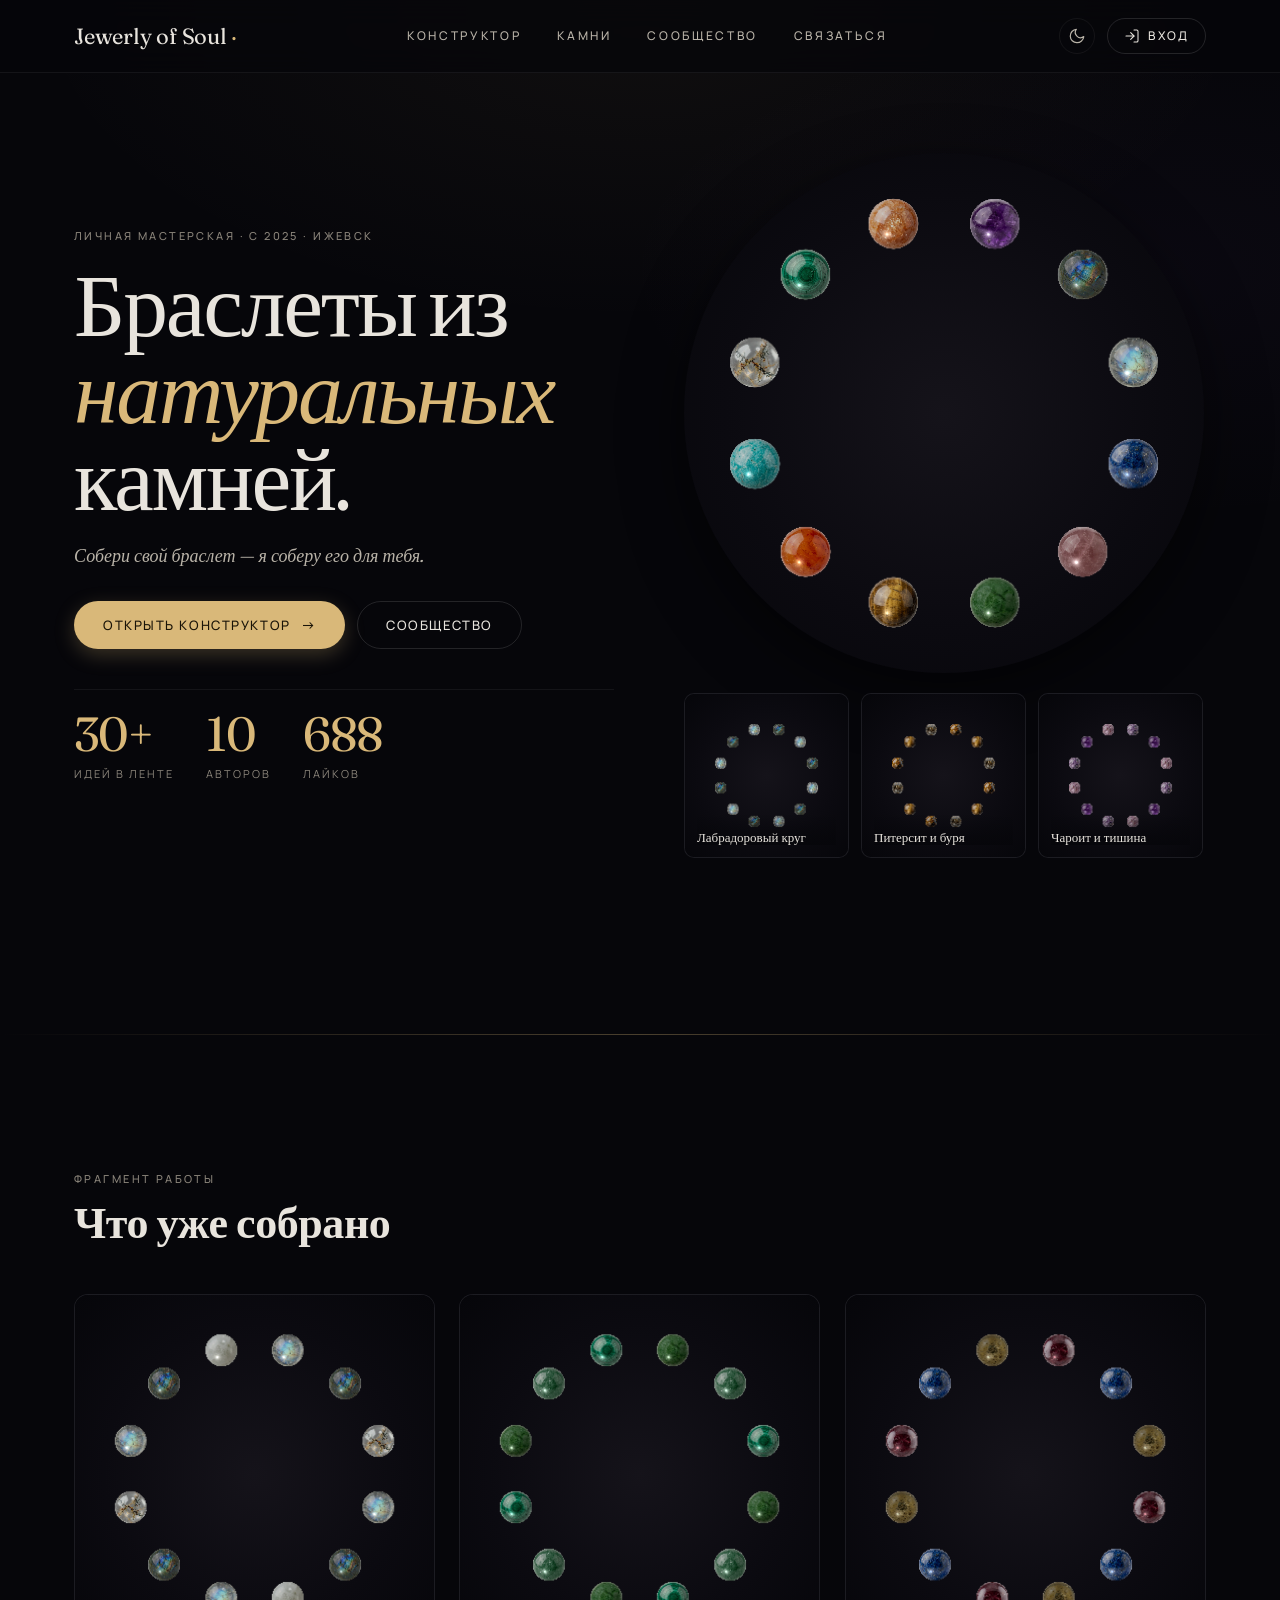
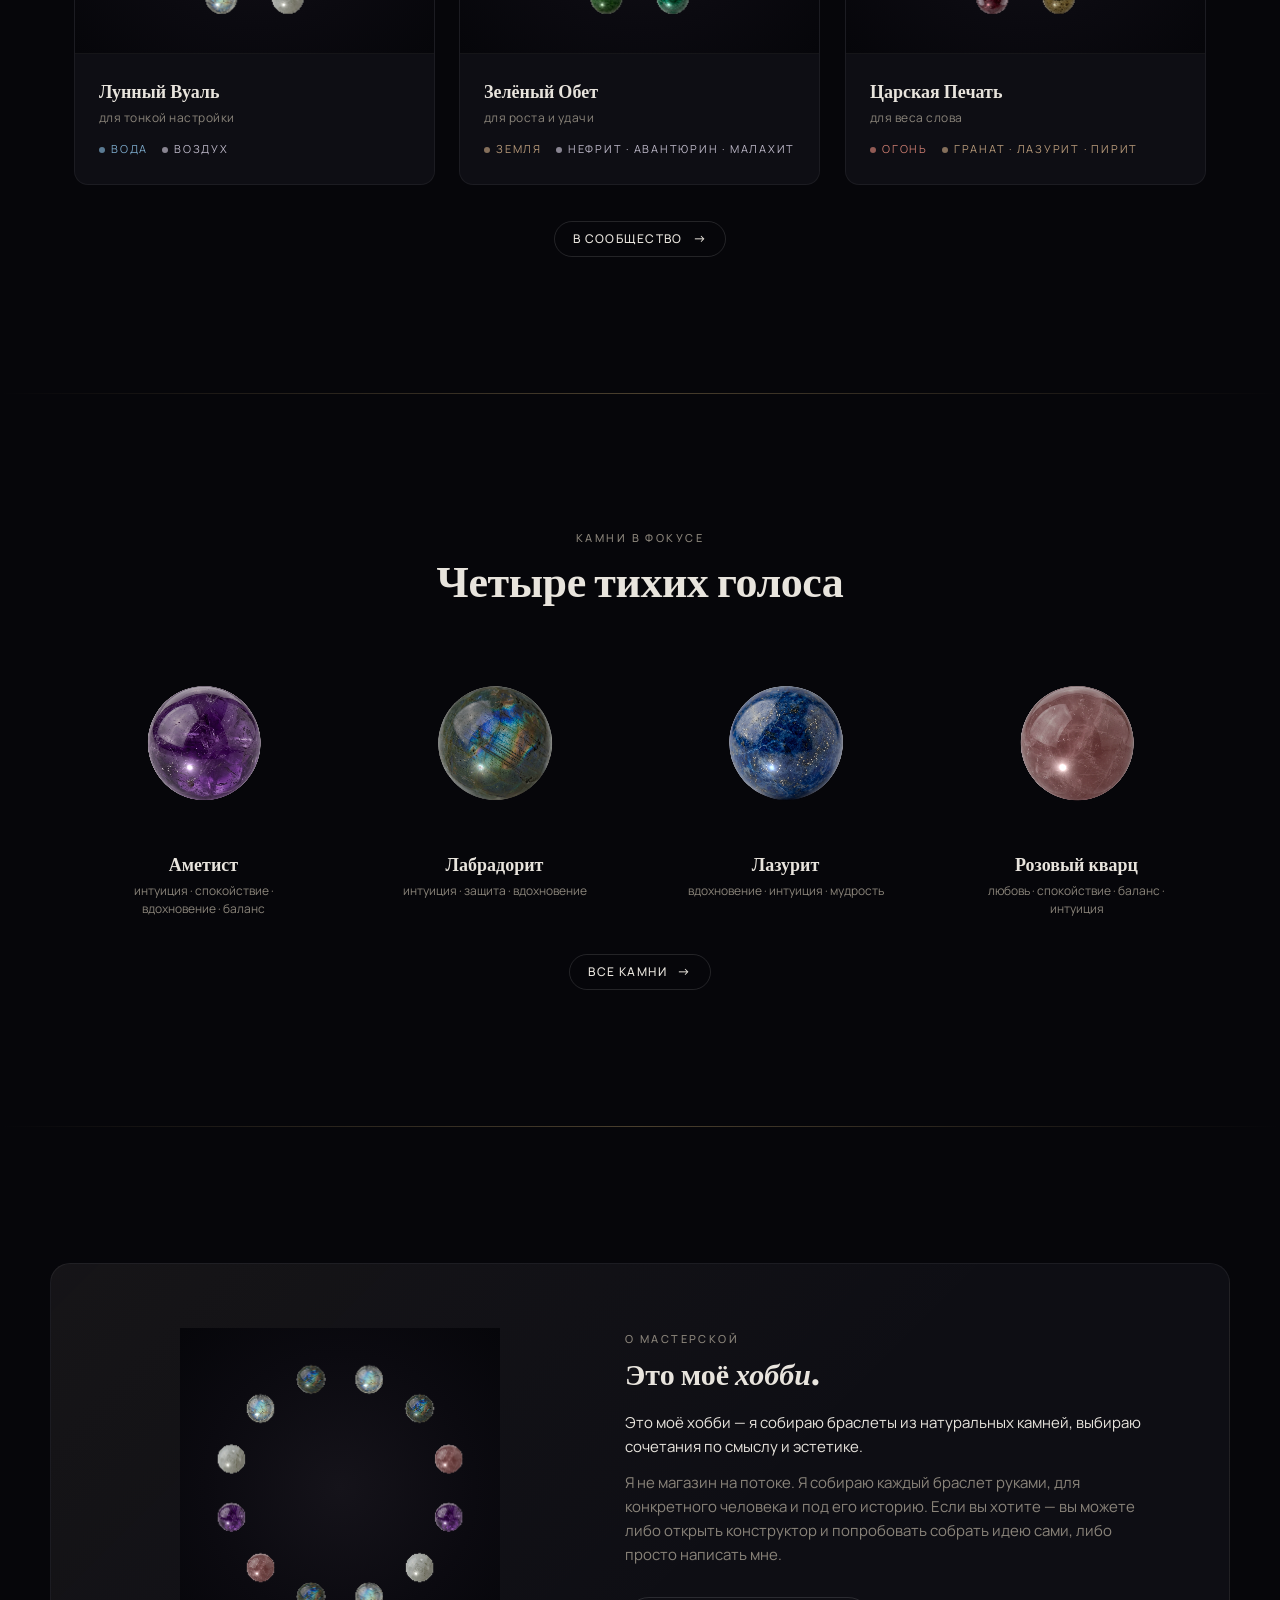
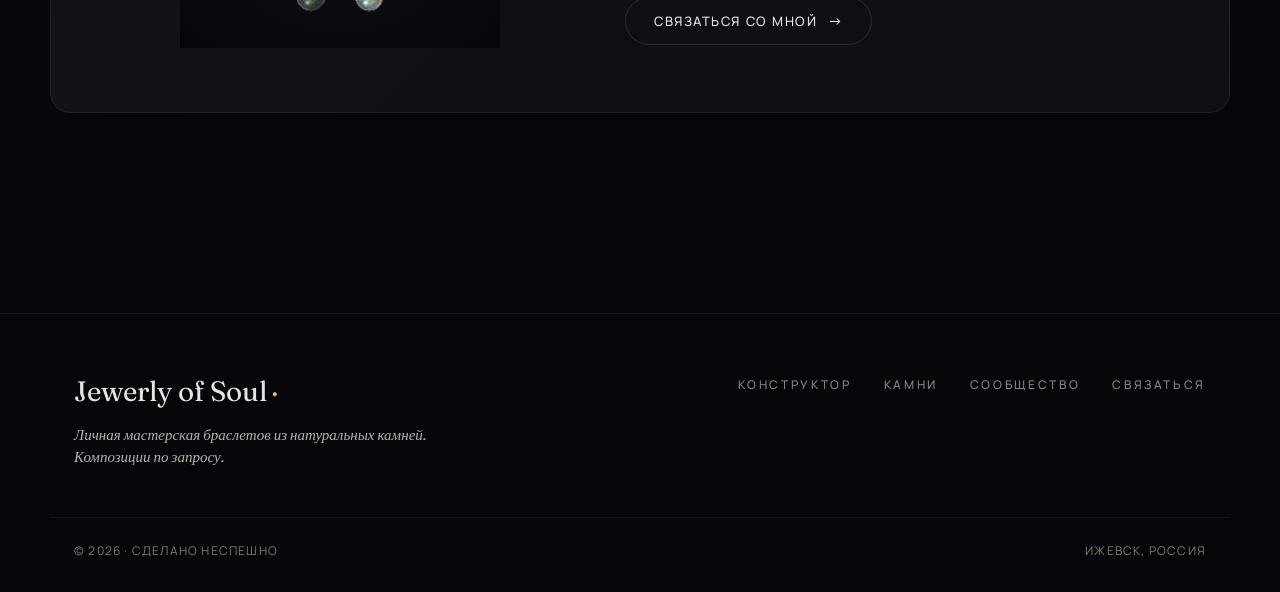
<file: index.html>
<!DOCTYPE html>
<html lang="ru">
<head>
    <meta charset="UTF-8">
    <meta name="viewport" content="width=device-width, initial-scale=1">
    <script>(function(){try{var t=localStorage.getItem("auraline:v1:theme");document.documentElement.setAttribute("data-theme",t==="light"?"light":"dark");}catch(e){document.documentElement.setAttribute("data-theme","dark");}})();</script>
    <meta name="description" content="Jewerly of Soul — личная мастерская браслетов из натуральных полудрагоценных камней. Композиции по запросу, ручная сборка. Ижевск, Россия.">
    <title>Jewerly of Soul · Браслеты из натуральных камней</title>

    <link rel="preconnect" href="https://fonts.googleapis.com">
    <link rel="preconnect" href="https://fonts.gstatic.com" crossorigin>
    <link href="https://fonts.googleapis.com/css2?family=Fraunces:ital,opsz,wght@0,9..144,400;0,9..144,500;0,9..144,600;1,9..144,400&family=Manrope:wght@400;500;600;700&display=swap" rel="stylesheet">

    <link rel="icon" type="image/svg+xml" href="assets/favicon.svg">
    <link rel="apple-touch-icon" href="assets/favicon.svg">
    <link rel="manifest" href="manifest.webmanifest">
    <meta name="theme-color" content="#06060A">
    <meta property="og:type" content="website">
    <meta property="og:site_name" content="Jewerly of Soul">
    <meta property="og:title" content="Jewerly of Soul · Браслеты из натуральных камней">
    <meta property="og:description" content="Личная мастерская браслетов из натуральных полудрагоценных камней. Композиции по запросу, ручная сборка. Собери свой браслет в конструкторе.">
    <meta property="og:image" content="assets/og-image.svg">
    <meta property="og:locale" content="ru_RU">
    <meta name="twitter:card" content="summary_large_image">
    <meta name="twitter:title" content="Jewerly of Soul · Браслеты из натуральных камней">
    <meta name="twitter:description" content="Личная мастерская браслетов из натуральных полудрагоценных камней. Ижевск, Россия.">

    <!-- JSON-LD: Organization + WebSite для богатой выдачи Google -->
    <script type="application/ld+json">
    {
      "@context": "https://schema.org",
      "@graph": [
        {
          "@type": "Organization",
          "name": "Jewerly of Soul",
          "alternateName": "Jewerly of Soul · мастерская",
          "url": "https://prozorovsergey.github.io/kamushki_v2/",
          "logo": "https://prozorovsergey.github.io/kamushki_v2/assets/favicon.svg",
          "image": "https://prozorovsergey.github.io/kamushki_v2/assets/og-image.svg",
          "description": "Личная мастерская браслетов из натуральных полудрагоценных камней.",
          "foundingDate": "2025",
          "founder": { "@type": "Person", "name": "Сергей Прозоров" },
          "address": {
            "@type": "PostalAddress",
            "addressLocality": "Ижевск",
            "addressCountry": "RU"
          },
          "contactPoint": {
            "@type": "ContactPoint",
            "email": "jewerlyofsoul25@gmail.com",
            "contactType": "customer service",
            "availableLanguage": "ru"
          },
          "sameAs": ["https://t.me/sdproz"]
        },
        {
          "@type": "WebSite",
          "name": "Jewerly of Soul",
          "url": "https://prozorovsergey.github.io/kamushki_v2/",
          "inLanguage": "ru"
        }
      ]
    }
    </script>
    <link rel="stylesheet" href="styles/base.css">
    <link rel="stylesheet" href="styles/layout.css">
    <link rel="stylesheet" href="styles/components.css">
    <link rel="stylesheet" href="styles/pages/home.css">
</head>
<body data-page="home">

    <header id="siteHeader"></header>

    <main>

        <!-- ========== HERO ========== -->
        <section class="hero">
            <div class="container hero__inner">
                <div class="hero__copy">
                    <p class="eyebrow">личная мастерская · с 2025 · Ижевск</p>
                    <h1 class="font-display hero__title">
                        Браслеты из<br>
                        <em>натуральных</em><br>
                        камней.
                    </h1>
                    <p class="lead hero__lead">
                        Собери свой браслет — я соберу его для тебя.
                    </p>
                    <div class="hero__cta">
                        <a href="constructor.html" class="btn btn--primary">
                            <span>Открыть конструктор</span>
                            <span class="btn__arrow">→</span>
                        </a>
                        <a href="inspiration.html" class="btn btn--ghost">Сообщество</a>
                    </div>
                    <div class="hero__proof" id="heroProof">
                        <!-- цифры подставляются из home.js -->
                    </div>
                </div>
                <div class="hero__visual">
                    <div class="hero__visual-main" aria-hidden="true">
                        <canvas
                            id="heroCanvas"
                            data-mini-bracelet
                            data-stones="amethyst,labradorite,moonstone,lapis,rose-quartz,green-jade,tiger-eye,carnelian,amazonite,rock-crystal,malachite,sunstone"
                            data-size="9"
                            data-length="200"
                            width="540" height="540"></canvas>
                    </div>
                    <div class="hero__visual-trio" id="heroTrio" aria-label="Популярные идеи сообщества">
                        <!-- триптих из топ-3 идей подставляется из home.js -->
                    </div>
                </div>
            </div>
        </section>

        <hr class="divider-thin" aria-hidden="true">

        <!-- ========== ЧТО УЖЕ СОБРАНО ========== -->
        <section class="section section--portfolio" data-reveal>
            <div class="container">
                <header class="section__head">
                    <p class="eyebrow">фрагмент работы</p>
                    <h2 class="h-2">Что уже собрано</h2>
                </header>
                <div class="featured-grid" id="featuredGrid"></div>
                <div class="section__foot">
                    <a href="inspiration.html" class="btn btn--ghost btn--sm">
                        <span>В сообщество</span>
                        <span class="btn__arrow">→</span>
                    </a>
                </div>
            </div>
        </section>

        <hr class="divider-thin" aria-hidden="true">

        <!-- ========== ЧЕТЫРЕ ТИХИХ ГОЛОСА ========== -->
        <section class="section section--stones" data-reveal>
            <div class="container">
                <header class="section__head section__head--center">
                    <p class="eyebrow">камни в фокусе</p>
                    <h2 class="h-2">Четыре тихих голоса</h2>
                </header>
                <div class="stone-quartet" id="stoneQuartet"></div>
                <div class="section__foot">
                    <a href="stones.html" class="btn btn--ghost btn--sm">
                        <span>Все камни</span>
                        <span class="btn__arrow">→</span>
                    </a>
                </div>
            </div>
        </section>

        <hr class="divider-thin" aria-hidden="true">

        <!-- ========== ПРО ХОББИ ========== -->
        <section class="section section--about" data-reveal>
            <div class="container about">
                <div class="about__visual" aria-hidden="true">
                    <canvas
                        id="aboutCanvas"
                        data-mini-bracelet
                        data-stones="moonstone,labradorite,rose-quartz,amethyst,white-jade,moonstone,labradorite,rose-quartz,amethyst,white-jade,moonstone,labradorite"
                        data-size="8"
                        data-length="180"
                        width="360" height="360"></canvas>
                </div>
                <div class="about__copy">
                    <p class="eyebrow">о мастерской</p>
                    <h2 class="h-3">Это моё <em>хобби</em>.</h2>
                    <p class="about__text">
                        Это моё хобби — я собираю браслеты из натуральных камней,
                        выбираю сочетания по смыслу и эстетике.
                    </p>
                    <p class="about__text muted">
                        Я не магазин на потоке. Я собираю каждый браслет руками,
                        для конкретного человека и под его историю. Если вы хотите —
                        вы можете либо открыть конструктор и попробовать собрать
                        идею сами, либо просто написать мне.
                    </p>
                    <a href="contact.html" class="btn btn--ghost">
                        <span>Связаться со мной</span>
                        <span class="btn__arrow">→</span>
                    </a>
                </div>
            </div>
        </section>

    </main>

    <footer id="siteFooter"></footer>

    <script type="module" src="js/ui/layout.js"></script>
    <script type="module" src="js/pages/home.js"></script>
</body>
</html>
</file>
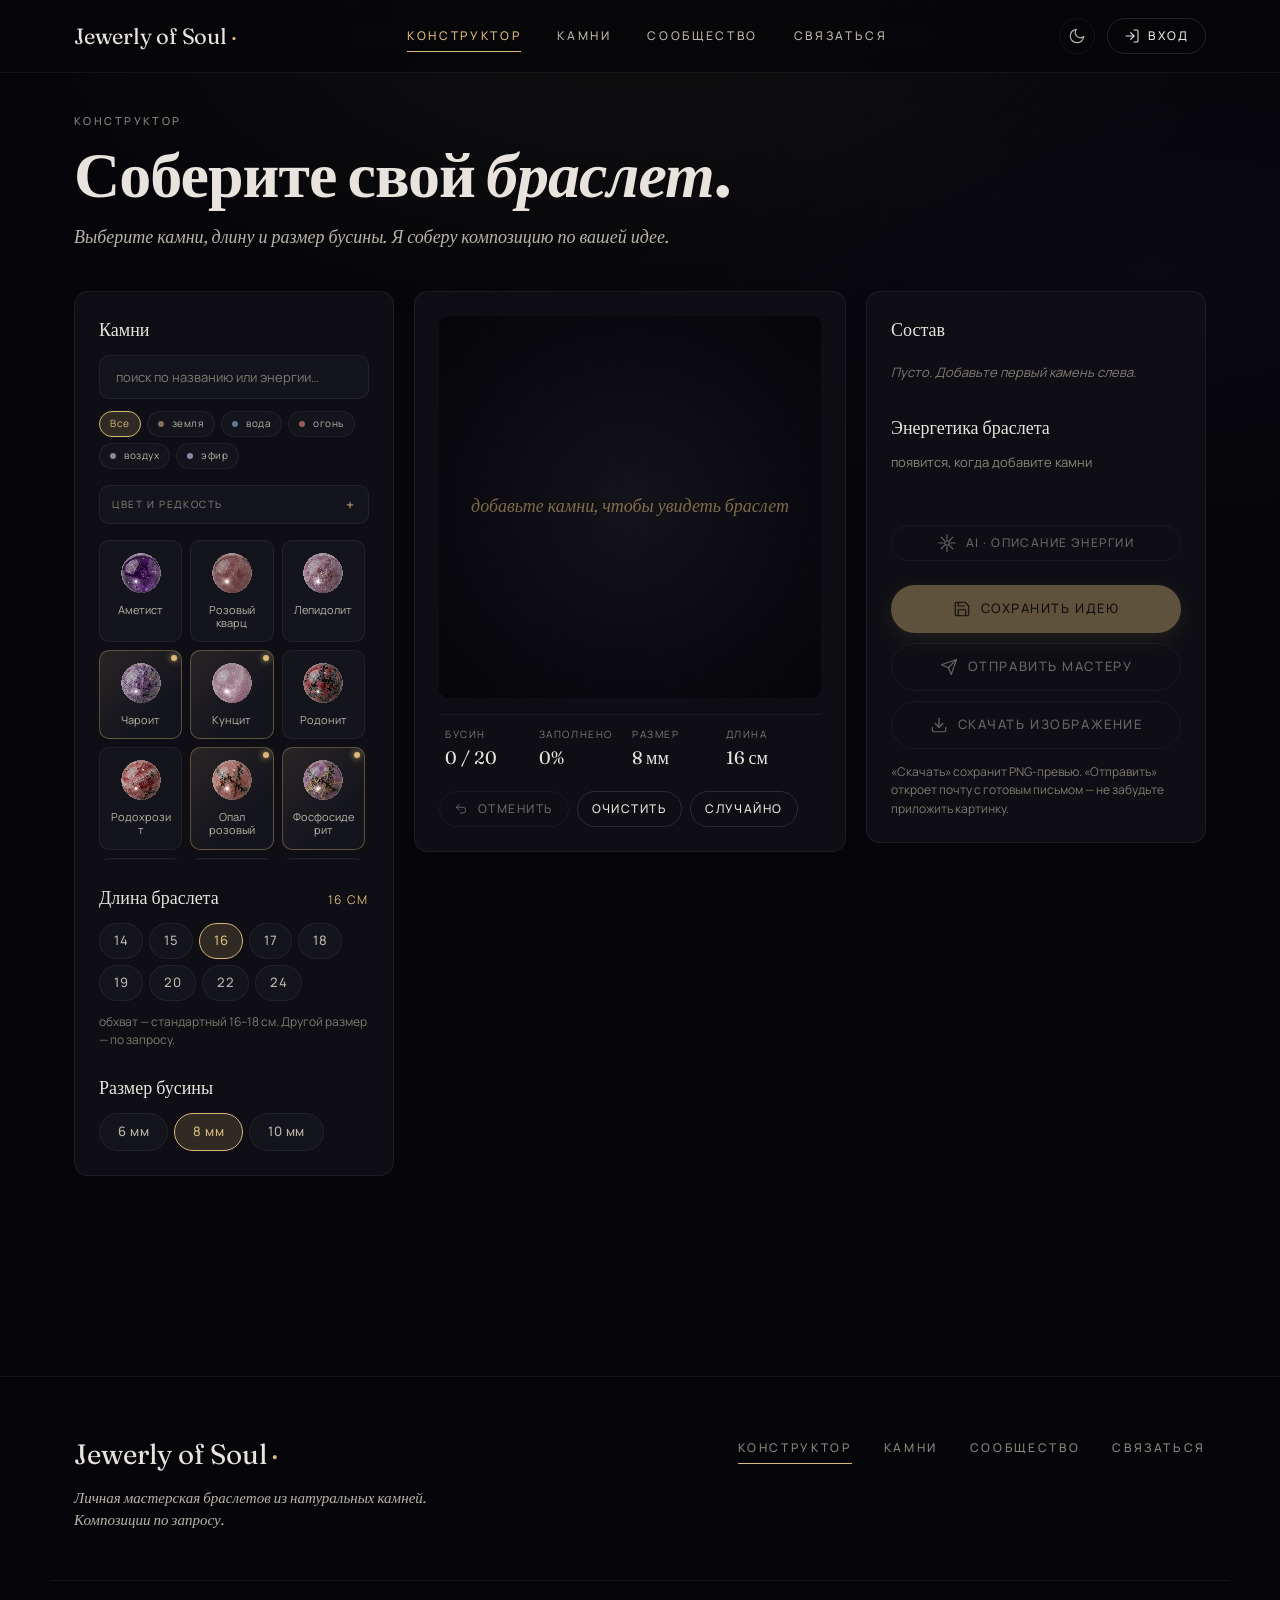
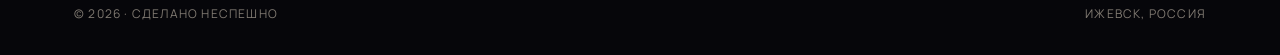
<file: constructor.html>
<!DOCTYPE html>
<html lang="ru">
<head>
    <meta charset="UTF-8">
    <meta name="viewport" content="width=device-width, initial-scale=1">
    <script>(function(){try{var t=localStorage.getItem("auraline:v1:theme");document.documentElement.setAttribute("data-theme",t==="light"?"light":"dark");}catch(e){document.documentElement.setAttribute("data-theme","dark");}})();</script>
    <meta name="description" content="Конструктор браслетов Jewerly of Soul — собери свою композицию из натуральных камней.">
    <title>Конструктор · Jewerly of Soul</title>

    <link rel="preconnect" href="https://fonts.googleapis.com">
    <link rel="preconnect" href="https://fonts.gstatic.com" crossorigin>
    <link href="https://fonts.googleapis.com/css2?family=Fraunces:ital,opsz,wght@0,9..144,400;0,9..144,500;0,9..144,600;1,9..144,400&family=Manrope:wght@400;500;600;700&display=swap" rel="stylesheet">

    <link rel="icon" type="image/svg+xml" href="assets/favicon.svg">
    <link rel="apple-touch-icon" href="assets/favicon.svg">
    <link rel="manifest" href="manifest.webmanifest">
    <meta name="theme-color" content="#06060A">
    <meta property="og:type" content="website">
    <meta property="og:site_name" content="Jewerly of Soul">
    <meta property="og:image" content="assets/og-image.svg">
    <meta name="twitter:card" content="summary_large_image">
    <meta property="og:title" content="Конструктор браслета · Jewerly of Soul">
    <meta property="og:description" content="Соберите свой браслет из 66 натуральных камней. AI-описание энергии композиции, сохранение идеи в личный кабинет.">
    <meta property="og:locale" content="ru_RU">
    <meta name="twitter:title" content="Конструктор браслета · Jewerly of Soul">
    <meta name="twitter:description" content="Соберите свой браслет из 66 натуральных камней. AI-описание энергии композиции, сохранение идеи в личный кабинет.">
    <link rel="stylesheet" href="styles/base.css">
    <link rel="stylesheet" href="styles/layout.css">
    <link rel="stylesheet" href="styles/components.css">
    <link rel="stylesheet" href="styles/pages/constructor.css">
</head>
<body data-page="constructor">

    <header id="siteHeader"></header>

    <main class="constructor-page">
        <div class="container">

            <!-- ========== ЗАГОЛОВОК ========== -->
            <header class="constructor-hero">
                <p class="eyebrow">конструктор</p>
                <h1 class="h-1">Соберите свой <em>браслет</em>.</h1>
                <p class="lead">Выберите камни, длину и размер бусины. Я соберу композицию по вашей идее.</p>
            </header>

            <!-- ========== ТРИ КОЛОНКИ ========== -->
            <div class="constructor-grid">

                <!-- ---------- ЛЕВАЯ: палитра ---------- -->
                <aside class="panel panel--left">

                    <!-- Поиск + фильтры -->
                    <section class="panel__section">
                        <h2 class="panel__title">Камни</h2>
                        <input
                            type="search"
                            id="paletteSearch"
                            class="field"
                            placeholder="поиск по названию или энергии…"
                            aria-label="поиск камня">

                        <div class="filter-chips compact" id="elementFilters" role="group" aria-label="фильтр по стихиям">
                            <button class="chip is-active" data-el="all">Все</button>
                            <button class="chip" data-el="земля"  data-element="земля"><span class="chip__icon"></span>земля</button>
                            <button class="chip" data-el="вода"   data-element="вода"><span class="chip__icon"></span>вода</button>
                            <button class="chip" data-el="огонь"  data-element="огонь"><span class="chip__icon"></span>огонь</button>
                            <button class="chip" data-el="воздух" data-element="воздух"><span class="chip__icon"></span>воздух</button>
                            <button class="chip" data-el="эфир"   data-element="эфир"><span class="chip__icon"></span>эфир</button>
                        </div>

                        <details class="filter-extra">
                            <summary>цвет и редкость</summary>
                            <div class="filter-chips compact" id="colorFilters" role="group" aria-label="фильтр по цветам">
                                <button class="chip is-active" data-color="all">Любой</button>
                                <button class="chip color-chip" data-color="черные"     style="--swatch:#15151A">чёрный</button>
                                <button class="chip color-chip" data-color="белые"      style="--swatch:#E8E4DD">белый</button>
                                <button class="chip color-chip" data-color="прозрачные" style="--swatch:#C0CDE0">прозрачный</button>
                                <button class="chip color-chip" data-color="зеленые"    style="--swatch:#4D9B73">зелёный</button>
                                <button class="chip color-chip" data-color="синие"      style="--swatch:#1F3A8A">синий</button>
                                <button class="chip color-chip" data-color="голубые"    style="--swatch:#7BA8C9">голубой</button>
                                <button class="chip color-chip" data-color="красные"    style="--swatch:#B14924">красный</button>
                                <button class="chip color-chip" data-color="оранжевые"  style="--swatch:#D08A48">оранжевый</button>
                                <button class="chip color-chip" data-color="розовые"    style="--swatch:#E5AEC2">розовый</button>
                                <button class="chip color-chip" data-color="фиолетовые" style="--swatch:#7B5BA0">фиолетовый</button>
                                <button class="chip color-chip" data-color="золотые"    style="--swatch:#D9B879">золотой</button>
                                <button class="chip color-chip" data-color="коричневые" style="--swatch:#6E4A2E">коричневый</button>
                            </div>
                            <div class="filter-chips compact" id="rarityFilters" role="group" aria-label="фильтр по редкости" style="margin-top:6px">
                                <button class="chip is-active" data-rarity="all">Все</button>
                                <button class="chip" data-rarity="common">обычные</button>
                                <button class="chip" data-rarity="rare">редкие <span class="rare-dot"></span></button>
                            </div>
                        </details>

                        <div id="palette" class="palette" aria-label="каталог камней"></div>
                    </section>

                    <!-- Длина -->
                    <section class="panel__section">
                        <header class="panel__head">
                            <h2 class="panel__title">Длина браслета</h2>
                            <span id="lengthValue" class="panel__value">18 см</span>
                        </header>
                        <div class="length-chips" id="lengthChips" role="group" aria-label="длина браслета">
                            <button class="chip" data-len="14">14</button>
                            <button class="chip" data-len="15">15</button>
                            <button class="chip is-active" data-len="16">16</button>
                            <button class="chip" data-len="17">17</button>
                            <button class="chip" data-len="18">18</button>
                            <button class="chip" data-len="19">19</button>
                            <button class="chip" data-len="20">20</button>
                            <button class="chip" data-len="22">22</button>
                            <button class="chip" data-len="24">24</button>
                        </div>
                        <p class="panel__hint">обхват — стандартный 16–18 см. Другой размер — по запросу.</p>
                    </section>

                    <!-- Размер бусины -->
                    <section class="panel__section">
                        <header class="panel__head">
                            <h2 class="panel__title">Размер бусины</h2>
                        </header>
                        <div class="size-chips" id="sizeChips" role="group" aria-label="размер бусины">
                            <button class="chip" data-size="6">6 мм</button>
                            <button class="chip is-active" data-size="8">8 мм</button>
                            <button class="chip" data-size="10">10 мм</button>
                        </div>
                    </section>

                </aside>

                <!-- ---------- ЦЕНТР: сцена ---------- -->
                <section class="panel panel--stage">
                    <div class="stage" id="stage">
                        <canvas id="braceletCanvas" width="700" height="700" aria-label="превью браслета"></canvas>
                    </div>
                    <div class="stage-meta">
                        <div class="stage-meta__cell">
                            <span class="stage-meta__label">Бусин</span>
                            <span class="stage-meta__value" id="metaCount">0 / 0</span>
                        </div>
                        <div class="stage-meta__cell">
                            <span class="stage-meta__label">Заполнено</span>
                            <span class="stage-meta__value" id="metaFill">0%</span>
                        </div>
                        <div class="stage-meta__cell">
                            <span class="stage-meta__label">Размер</span>
                            <span class="stage-meta__value" id="metaSize">8 мм</span>
                        </div>
                        <div class="stage-meta__cell">
                            <span class="stage-meta__label">Длина</span>
                            <span class="stage-meta__value" id="metaLength">16 см</span>
                        </div>
                    </div>

                    <div class="stage-actions">
                        <button class="btn btn--ghost btn--sm" id="undoBtn" title="отменить (Ctrl+Z)">
                            <svg class="icon" viewBox="0 0 24 24"><path d="M9 14L4 9l5-5"/><path d="M4 9h11a5 5 0 0 1 0 10h-4"/></svg>
                            Отменить
                        </button>
                        <button class="btn btn--ghost btn--sm" id="clearBtn">Очистить</button>
                        <button class="btn btn--ghost btn--sm" id="randomBtn">Случайно</button>
                    </div>
                </section>

                <!-- ---------- ПРАВАЯ: состав ---------- -->
                <aside class="panel panel--right">

                    <section class="panel__section">
                        <h2 class="panel__title">Состав</h2>
                        <ul id="sequenceList" class="sequence" aria-label="состав браслета">
                            <li class="sequence__empty" id="seqEmpty">Пусто. Добавьте первый камень слева.</li>
                        </ul>
                    </section>

                    <section class="panel__section">
                        <h2 class="panel__title">Энергетика браслета</h2>
                        <div id="energyTags" class="energy-tags" aria-live="polite">
                            <span class="muted" style="font-size:13px;">появится, когда добавите камни</span>
                        </div>
                        <p id="energyHint" class="panel__hint" style="margin-top:14px"></p>
                        <button id="aiBtn" class="btn btn--ghost btn--sm" style="margin-top:14px" disabled>
                            <svg class="icon" viewBox="0 0 24 24"><circle cx="12" cy="12" r="3"/><path d="M12 1v6M12 17v6M4.22 4.22l4.24 4.24M15.54 15.54l4.24 4.24M1 12h6M17 12h6M4.22 19.78l4.24-4.24M15.54 8.46l4.24-4.24"/></svg>
                            AI · описание энергии
                        </button>
                        <div id="aiResult" class="ai-result" hidden></div>
                    </section>

                    <section class="panel__section panel__section--actions">
                        <button id="saveBtn" class="btn btn--primary btn--block" disabled>
                            <svg class="icon" viewBox="0 0 24 24"><path d="M19 21H5a2 2 0 0 1-2-2V5a2 2 0 0 1 2-2h11l5 5v11a2 2 0 0 1-2 2z"/><path d="M17 21v-8H7v8M7 3v5h8"/></svg>
                            Сохранить идею
                        </button>
                        <button id="sendBtn" class="btn btn--ghost btn--block" style="margin-top:10px" disabled>
                            <svg class="icon" viewBox="0 0 24 24"><path d="M22 2L11 13"/><path d="M22 2l-7 20-4-9-9-4 20-7z"/></svg>
                            Отправить мастеру
                        </button>
                        <button id="downloadBtn" class="btn btn--ghost btn--block" style="margin-top:10px" disabled>
                            <svg class="icon" viewBox="0 0 24 24"><path d="M21 15v4a2 2 0 0 1-2 2H5a2 2 0 0 1-2-2v-4"/><path d="M7 10l5 5 5-5"/><path d="M12 15V3"/></svg>
                            Скачать изображение
                        </button>
                        <p class="panel__hint" style="margin-top:14px">
                            «Скачать» сохранит PNG-превью. «Отправить» откроет почту с готовым письмом —
                            не забудьте приложить картинку.
                        </p>
                    </section>

                </aside>
            </div>
        </div>
    </main>

    <footer id="siteFooter"></footer>

    <script type="module" src="js/ui/layout.js"></script>
    <script type="module" src="js/pages/constructor.js"></script>
</body>
</html>
</file>
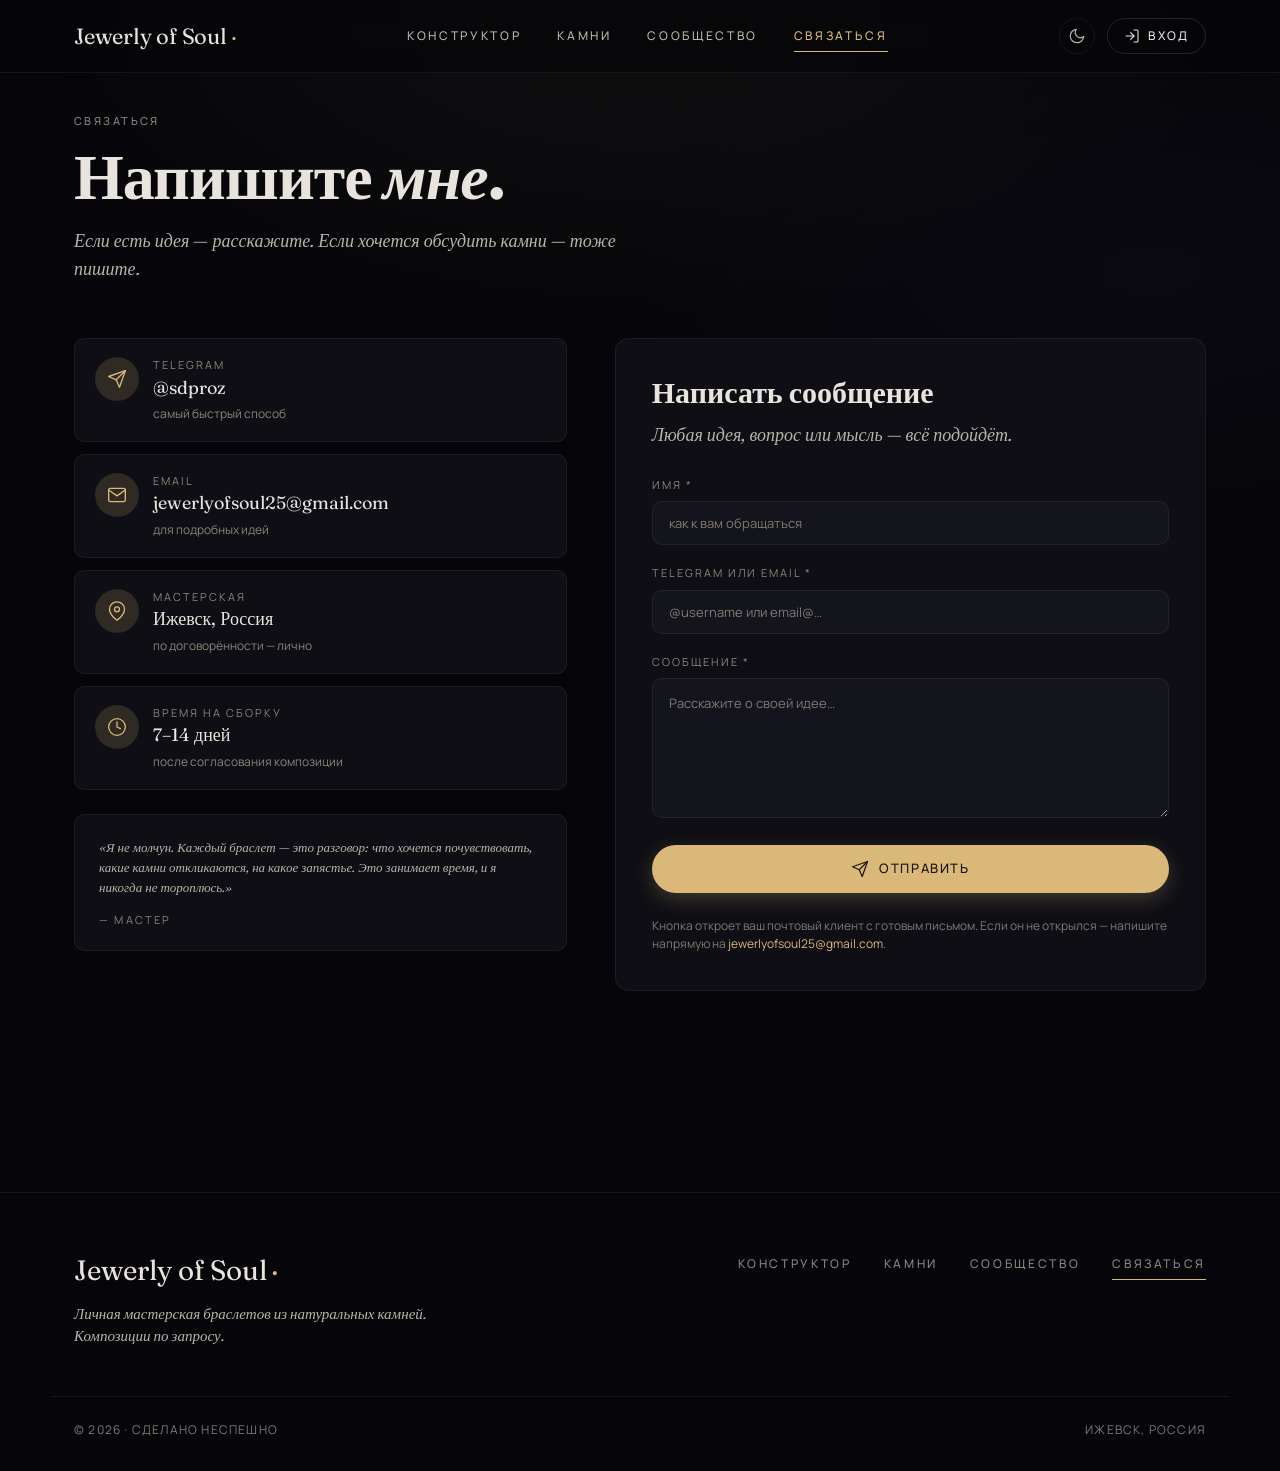
<file: contact.html>
<!DOCTYPE html>
<html lang="ru">
<head>
    <meta charset="UTF-8">
    <meta name="viewport" content="width=device-width, initial-scale=1">
    <script>(function(){try{var t=localStorage.getItem("auraline:v1:theme");document.documentElement.setAttribute("data-theme",t==="light"?"light":"dark");}catch(e){document.documentElement.setAttribute("data-theme","dark");}})();</script>
    <meta name="description" content="Связаться с мастером Jewerly of Soul — Telegram, email, форма сообщения.">
    <title>Связаться · Jewerly of Soul</title>

    <link rel="preconnect" href="https://fonts.googleapis.com">
    <link rel="preconnect" href="https://fonts.gstatic.com" crossorigin>
    <link href="https://fonts.googleapis.com/css2?family=Fraunces:ital,opsz,wght@0,9..144,400;0,9..144,500;0,9..144,600;1,9..144,400&family=Manrope:wght@400;500;600;700&display=swap" rel="stylesheet">

    <link rel="icon" type="image/svg+xml" href="assets/favicon.svg">
    <link rel="apple-touch-icon" href="assets/favicon.svg">
    <link rel="manifest" href="manifest.webmanifest">
    <meta name="theme-color" content="#06060A">
    <meta property="og:type" content="website">
    <meta property="og:site_name" content="Jewerly of Soul">
    <meta property="og:image" content="assets/og-image.svg">
    <meta name="twitter:card" content="summary_large_image">
    <meta property="og:title" content="Связаться с мастером · Jewerly of Soul">
    <meta property="og:description" content="Связаться с мастером Jewerly of Soul. Telegram @sdproz, jewerlyofsoul25@gmail.com. Ижевск, Россия.">
    <meta property="og:locale" content="ru_RU">
    <meta name="twitter:title" content="Связаться с мастером · Jewerly of Soul">
    <meta name="twitter:description" content="Связаться с мастером Jewerly of Soul. Telegram @sdproz, jewerlyofsoul25@gmail.com. Ижевск, Россия.">
    <link rel="stylesheet" href="styles/base.css">
    <link rel="stylesheet" href="styles/layout.css">
    <link rel="stylesheet" href="styles/components.css">
    <link rel="stylesheet" href="styles/pages/contact.css">
</head>
<body data-page="contact">

    <header id="siteHeader"></header>

    <main class="contact-page">
        <div class="container">

            <header class="page-hero" data-reveal>
                <p class="eyebrow">связаться</p>
                <h1 class="h-1">Напишите <em>мне</em>.</h1>
                <p class="lead">Если есть идея — расскажите. Если хочется обсудить камни — тоже пишите.</p>
            </header>

            <div class="contact-grid" data-reveal>

                <!-- Левая колонка: контакты -->
                <aside class="contact-info">
                    <a class="contact-info__item" href="https://t.me/sdproz" target="_blank" rel="noopener noreferrer">
                        <div class="contact-info__icon">
                            <svg viewBox="0 0 24 24" fill="none" stroke="currentColor" stroke-width="1.6" stroke-linecap="round" stroke-linejoin="round">
                                <path d="M22 2L11 13"/>
                                <path d="M22 2l-7 20-4-9-9-4 20-7z"/>
                            </svg>
                        </div>
                        <div class="contact-info__body">
                            <span class="contact-info__label">Telegram</span>
                            <span class="contact-info__value">@sdproz</span>
                            <span class="contact-info__hint">самый быстрый способ</span>
                        </div>
                    </a>

                    <a class="contact-info__item" href="mailto:jewerlyofsoul25@gmail.com">
                        <div class="contact-info__icon">
                            <svg viewBox="0 0 24 24" fill="none" stroke="currentColor" stroke-width="1.6" stroke-linecap="round" stroke-linejoin="round">
                                <path d="M4 4h16c1.1 0 2 .9 2 2v12c0 1.1-.9 2-2 2H4c-1.1 0-2-.9-2-2V6c0-1.1.9-2 2-2z"/>
                                <path d="M22 6l-10 7L2 6"/>
                            </svg>
                        </div>
                        <div class="contact-info__body">
                            <span class="contact-info__label">Email</span>
                            <span class="contact-info__value">jewerlyofsoul25@gmail.com</span>
                            <span class="contact-info__hint">для подробных идей</span>
                        </div>
                    </a>

                    <div class="contact-info__item">
                        <div class="contact-info__icon">
                            <svg viewBox="0 0 24 24" fill="none" stroke="currentColor" stroke-width="1.6" stroke-linecap="round" stroke-linejoin="round">
                                <path d="M21 10c0 7-9 13-9 13s-9-6-9-13a9 9 0 0 1 18 0z"/>
                                <circle cx="12" cy="10" r="3"/>
                            </svg>
                        </div>
                        <div class="contact-info__body">
                            <span class="contact-info__label">Мастерская</span>
                            <span class="contact-info__value">Ижевск, Россия</span>
                            <span class="contact-info__hint">по договорённости — лично</span>
                        </div>
                    </div>

                    <div class="contact-info__item">
                        <div class="contact-info__icon">
                            <svg viewBox="0 0 24 24" fill="none" stroke="currentColor" stroke-width="1.6" stroke-linecap="round" stroke-linejoin="round">
                                <circle cx="12" cy="12" r="10"/>
                                <path d="M12 6v6l4 2"/>
                            </svg>
                        </div>
                        <div class="contact-info__body">
                            <span class="contact-info__label">Время на сборку</span>
                            <span class="contact-info__value">7–14 дней</span>
                            <span class="contact-info__hint">после согласования композиции</span>
                        </div>
                    </div>

                    <blockquote class="contact-quote">
                        «Я не молчун. Каждый браслет — это разговор: что хочется почувствовать, какие камни откликаются, на какое запястье. Это занимает время, и я никогда не тороплюсь.»
                        <cite>— мастер</cite>
                    </blockquote>
                </aside>

                <!-- Правая колонка: форма -->
                <section class="contact-form">
                    <h2 class="h-3">Написать сообщение</h2>
                    <p class="lead" style="margin-top:10px">Любая идея, вопрос или мысль — всё подойдёт.</p>

                    <form id="contactForm" class="contact-form__body" novalidate>
                        <div>
                            <label class="field-label" for="name">Имя *</label>
                            <input class="field" id="name" name="name" required placeholder="как к вам обращаться">
                        </div>
                        <div>
                            <label class="field-label" for="from">Telegram или Email *</label>
                            <input class="field" id="from" name="from" required placeholder="@username или email@…">
                        </div>
                        <div>
                            <label class="field-label" for="message">Сообщение *</label>
                            <textarea class="field" id="message" name="message" required placeholder="Расскажите о своей идее…"></textarea>
                        </div>
                        <button type="submit" class="btn btn--primary btn--block">
                            <svg class="icon" viewBox="0 0 24 24"><path d="M22 2L11 13"/><path d="M22 2l-7 20-4-9-9-4 20-7z"/></svg>
                            Отправить
                        </button>
                        <p class="contact-form__hint">
                            Кнопка откроет ваш почтовый клиент с готовым письмом.
                            Если он не открылся — напишите напрямую на
                            <a href="mailto:jewerlyofsoul25@gmail.com" class="accent">jewerlyofsoul25@gmail.com</a>.
                        </p>
                    </form>
                </section>

            </div>
        </div>
    </main>

    <footer id="siteFooter"></footer>

    <script type="module" src="js/ui/layout.js"></script>
    <script type="module" src="js/pages/contact.js"></script>
</body>
</html>
</file>
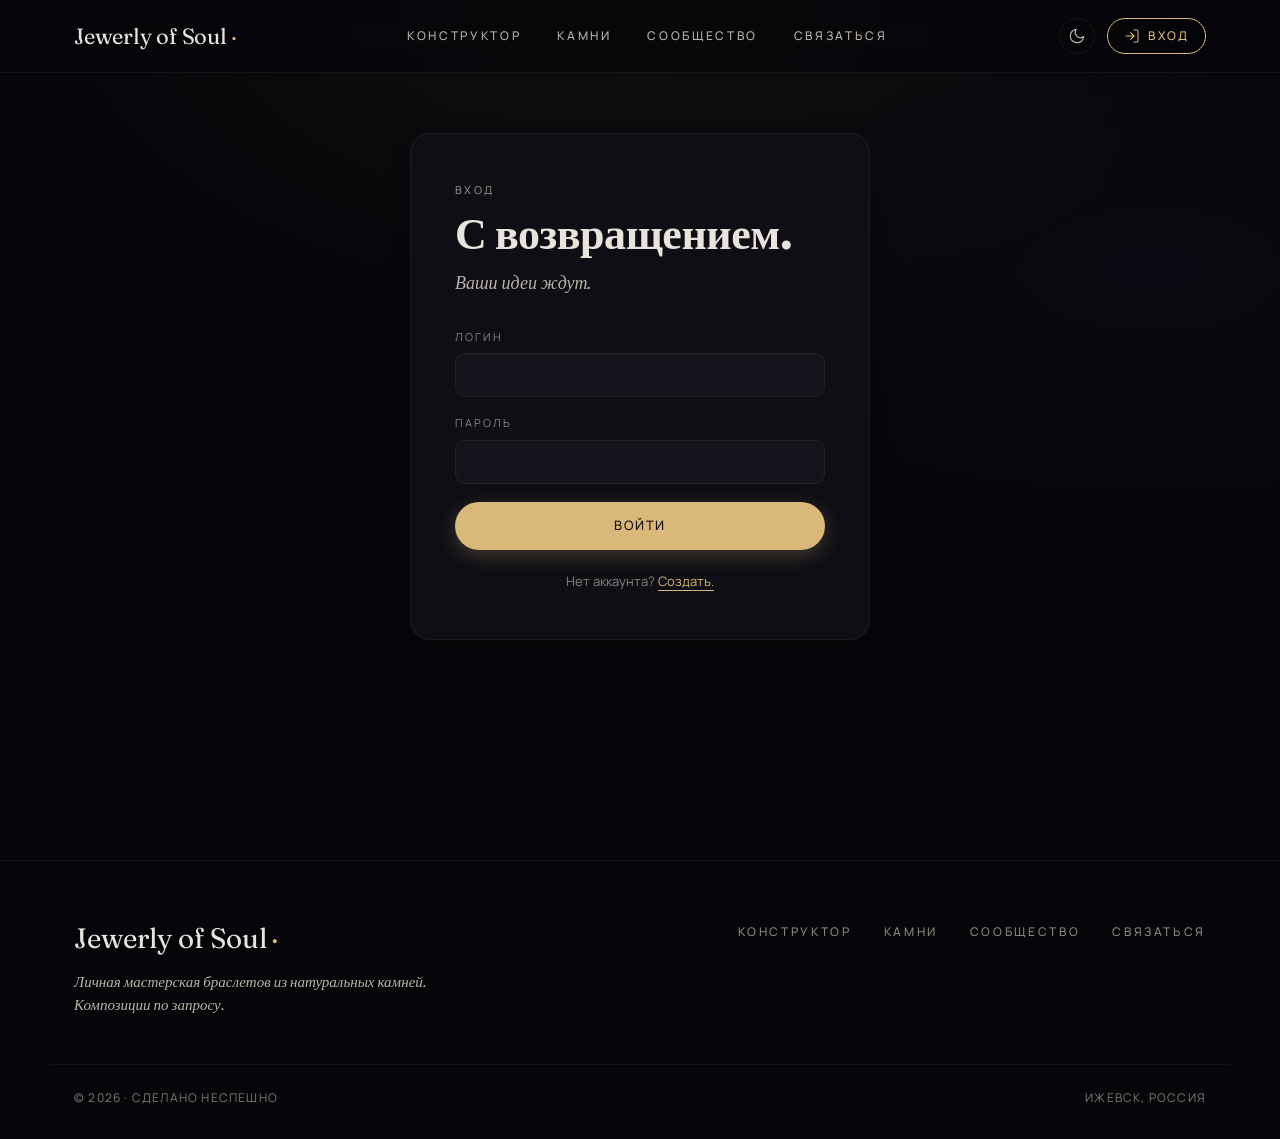
<file: create-idea.html>
<!DOCTYPE html>
<html lang="ru">
<head>
    <meta charset="UTF-8">
    <meta name="viewport" content="width=device-width, initial-scale=1">
    <script>(function(){try{var t=localStorage.getItem("auraline:v1:theme");document.documentElement.setAttribute("data-theme",t==="light"?"light":"dark");}catch(e){document.documentElement.setAttribute("data-theme","dark");}})();</script>
    <title>Новая идея · Jewerly of Soul</title>

    <link rel="preconnect" href="https://fonts.googleapis.com">
    <link rel="preconnect" href="https://fonts.gstatic.com" crossorigin>
    <link href="https://fonts.googleapis.com/css2?family=Fraunces:ital,opsz,wght@0,9..144,400;0,9..144,500;0,9..144,600;1,9..144,400&family=Manrope:wght@400;500;600;700&display=swap" rel="stylesheet">

    <link rel="icon" type="image/svg+xml" href="assets/favicon.svg">
    <link rel="apple-touch-icon" href="assets/favicon.svg">
    <link rel="manifest" href="manifest.webmanifest">
    <meta name="theme-color" content="#06060A">
    <meta property="og:type" content="website">
    <meta property="og:site_name" content="Jewerly of Soul">
    <meta property="og:image" content="assets/og-image.svg">
    <meta name="twitter:card" content="summary_large_image">
    <meta property="og:title" content="Новая идея · Jewerly of Soul">
    <meta property="og:description" content="Новая идея браслета — соберите композицию в конструкторе.">
    <meta property="og:locale" content="ru_RU">
    <meta name="twitter:title" content="Новая идея · Jewerly of Soul">
    <meta name="twitter:description" content="Новая идея браслета — соберите композицию в конструкторе.">
    <link rel="stylesheet" href="styles/base.css">
    <link rel="stylesheet" href="styles/layout.css">
    <link rel="stylesheet" href="styles/components.css">
    <link rel="stylesheet" href="styles/pages/auth.css">
</head>
<body data-page="create-idea">

    <header id="siteHeader"></header>

    <main class="auth-page">
        <div class="container">
            <div class="auth-card" data-reveal>
                <p class="eyebrow">новая идея</p>
                <h1 class="h-2">Соберите композицию.</h1>
                <p class="lead">Идея создаётся в конструкторе. После сборки нажмите «Сохранить идею» и заполните метаданные.</p>
                <div style="display:flex; gap:10px; flex-wrap:wrap; margin-top:24px">
                    <a href="constructor.html" class="btn btn--primary">
                        <span>Открыть конструктор</span>
                        <span class="btn__arrow">→</span>
                    </a>
                    <a href="profile.html" class="btn btn--ghost">К моим идеям</a>
                </div>
            </div>
        </div>
    </main>

    <footer id="siteFooter"></footer>

    <script type="module" src="js/ui/layout.js"></script>
</body>
</html>
</file>
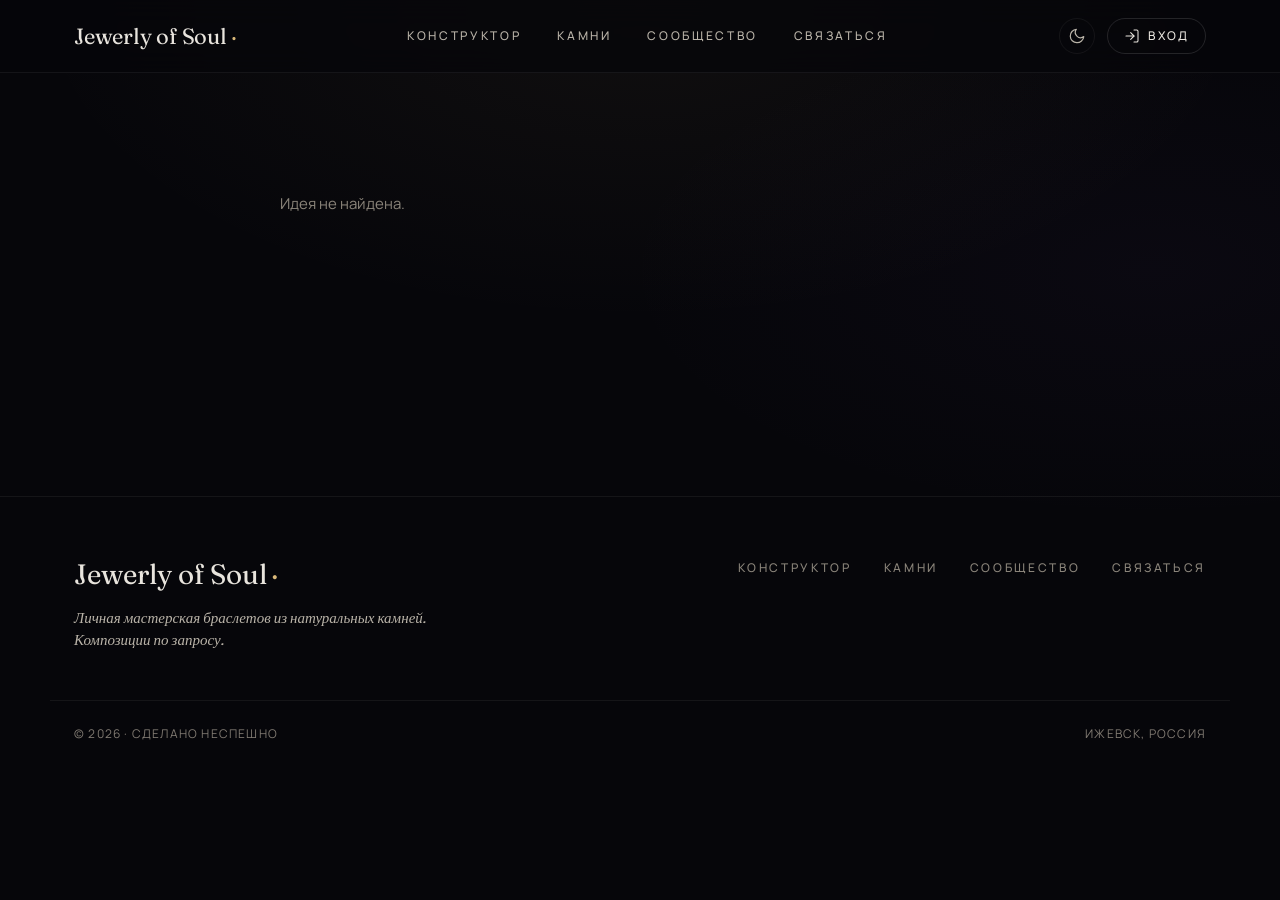
<file: idea.html>
<!DOCTYPE html>
<html lang="ru">
<head>
    <meta charset="UTF-8">
    <meta name="viewport" content="width=device-width, initial-scale=1">
    <script>(function(){try{var t=localStorage.getItem("auraline:v1:theme");document.documentElement.setAttribute("data-theme",t==="light"?"light":"dark");}catch(e){document.documentElement.setAttribute("data-theme","dark");}})();</script>
    <title>Идея · Jewerly of Soul</title>

    <link rel="preconnect" href="https://fonts.googleapis.com">
    <link rel="preconnect" href="https://fonts.gstatic.com" crossorigin>
    <link href="https://fonts.googleapis.com/css2?family=Fraunces:ital,opsz,wght@0,9..144,400;0,9..144,500;0,9..144,600;1,9..144,400&family=Manrope:wght@400;500;600;700&display=swap" rel="stylesheet">

    <link rel="icon" type="image/svg+xml" href="assets/favicon.svg">
    <link rel="apple-touch-icon" href="assets/favicon.svg">
    <link rel="manifest" href="manifest.webmanifest">
    <meta name="theme-color" content="#06060A">
    <meta property="og:type" content="website">
    <meta property="og:site_name" content="Jewerly of Soul">
    <meta property="og:image" content="assets/og-image.svg">
    <meta name="twitter:card" content="summary_large_image">
    <meta property="og:title" content="Идея браслета · Jewerly of Soul">
    <meta property="og:description" content="Идея браслета из натуральных камней.">
    <meta property="og:locale" content="ru_RU">
    <meta name="twitter:title" content="Идея браслета · Jewerly of Soul">
    <meta name="twitter:description" content="Идея браслета из натуральных камней.">
    <link rel="stylesheet" href="styles/base.css">
    <link rel="stylesheet" href="styles/layout.css">
    <link rel="stylesheet" href="styles/components.css">
    <link rel="stylesheet" href="styles/pages/idea.css">
</head>
<body data-page="idea">

    <header id="siteHeader"></header>

    <main class="idea-page">
        <div class="container">
            <div data-reveal id="ideaRoot" class="idea-root"></div>
        </div>
    </main>

    <footer id="siteFooter"></footer>

    <script type="module" src="js/ui/layout.js"></script>
    <script type="module" src="js/pages/idea.js"></script>
</body>
</html>
</file>
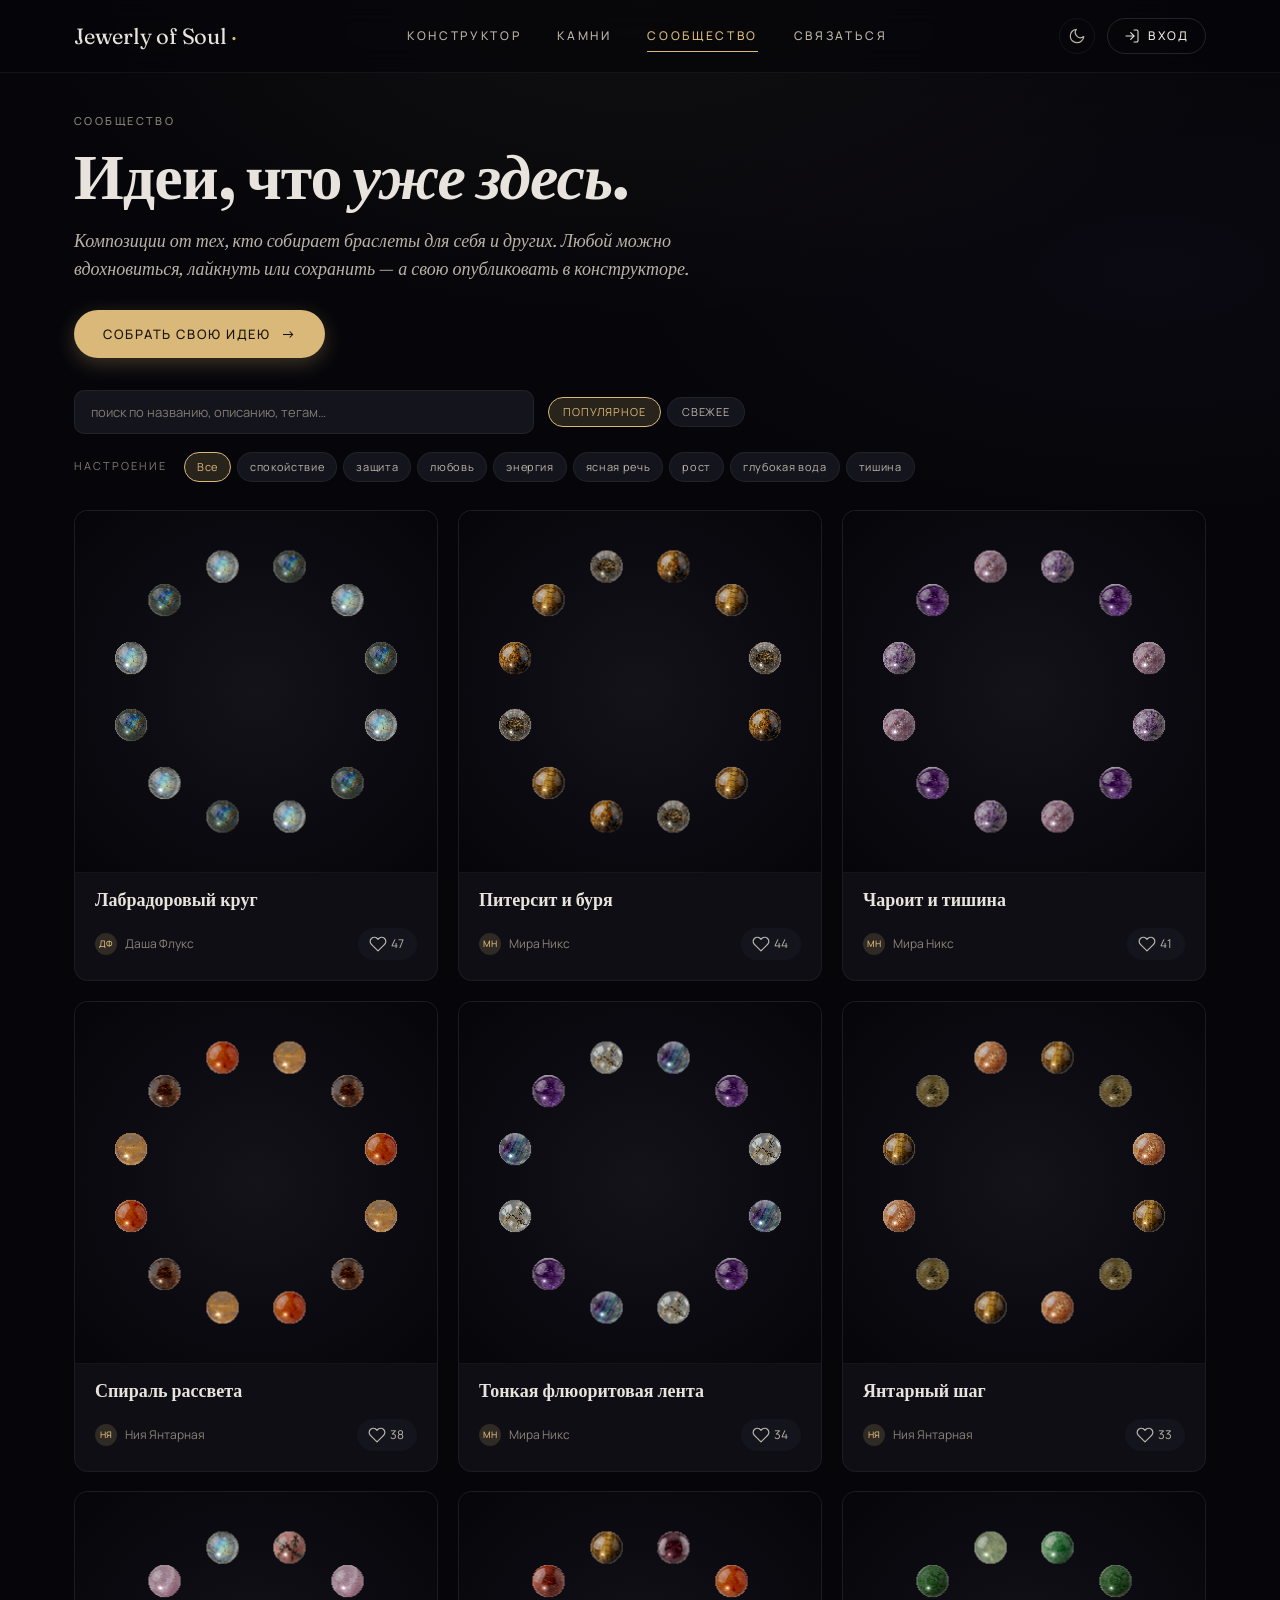
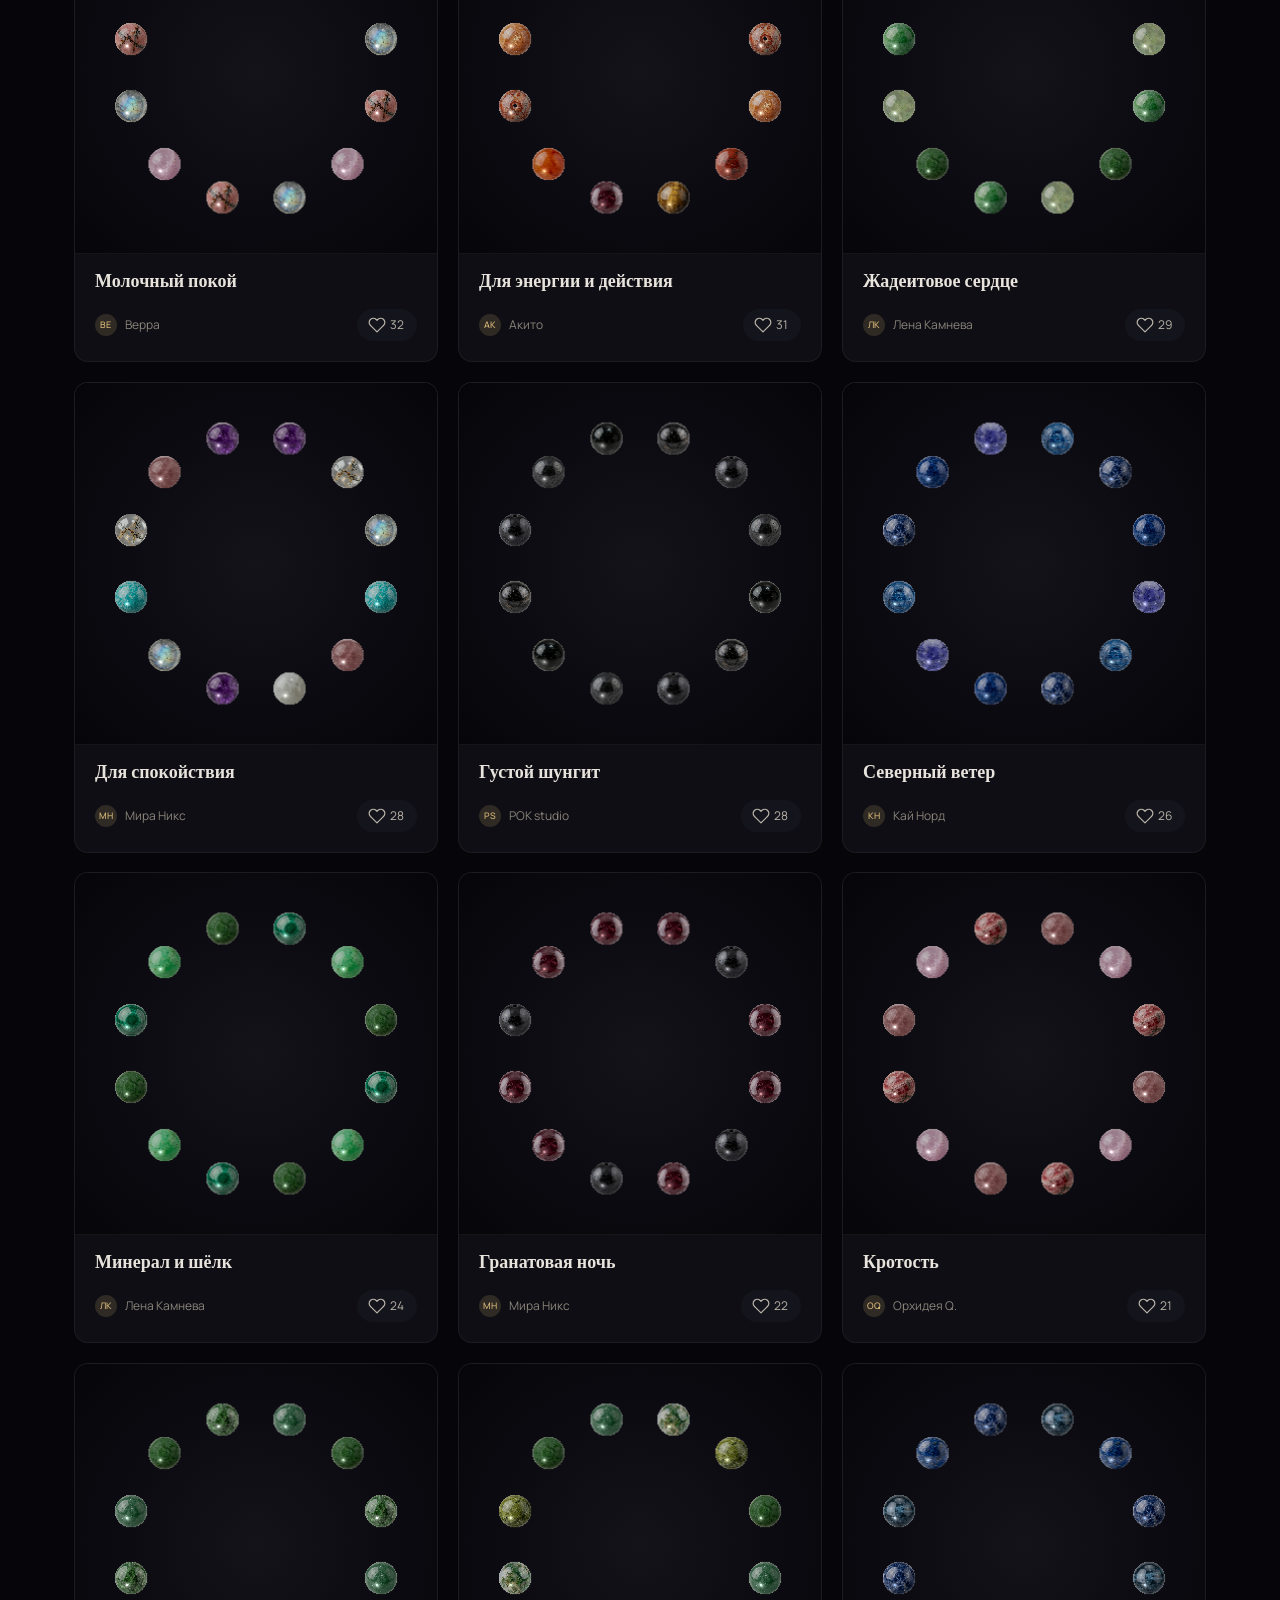
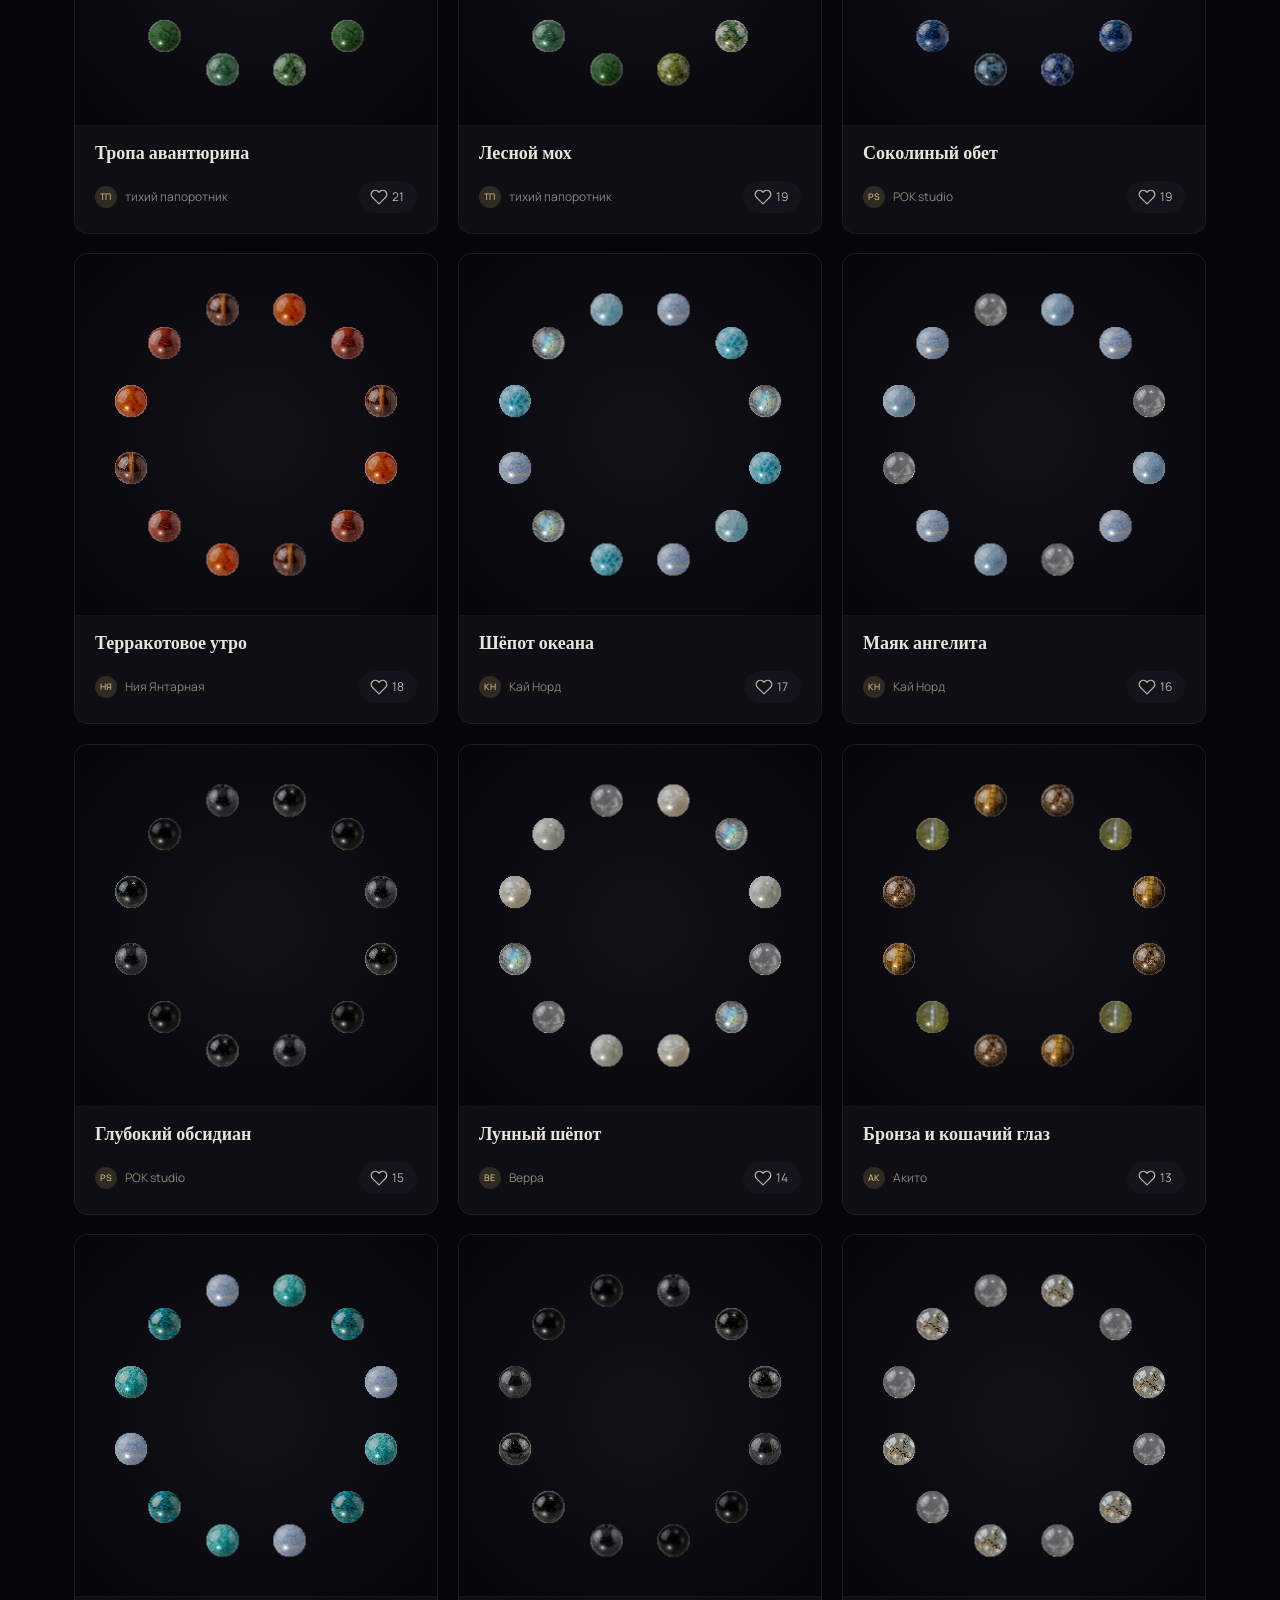
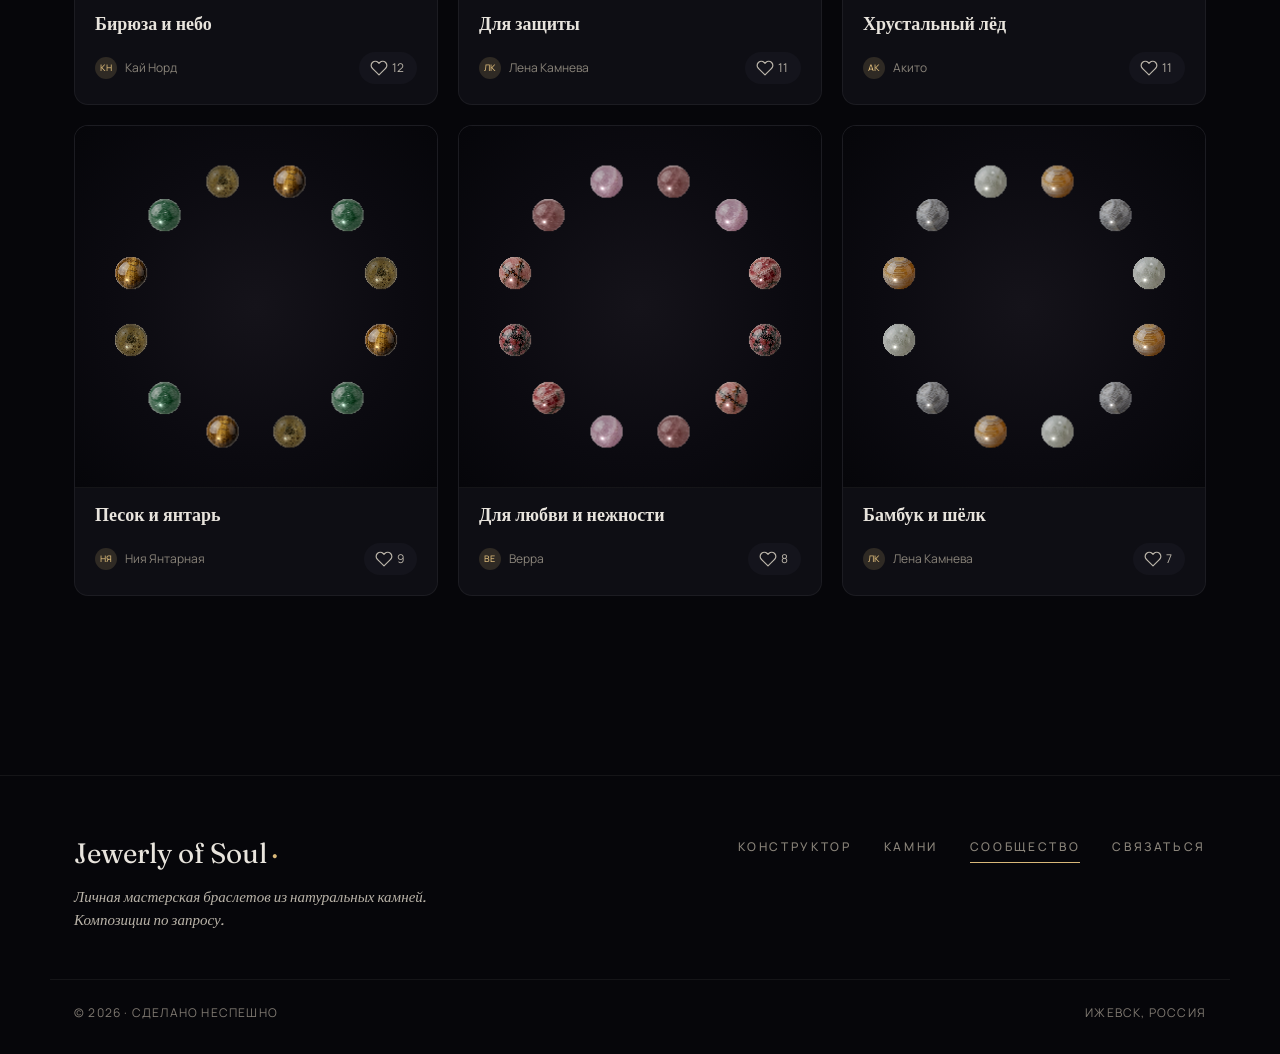
<file: inspiration.html>
<!DOCTYPE html>
<html lang="ru">
<head>
    <meta charset="UTF-8">
    <meta name="viewport" content="width=device-width, initial-scale=1">
    <script>(function(){try{var t=localStorage.getItem("auraline:v1:theme");document.documentElement.setAttribute("data-theme",t==="light"?"light":"dark");}catch(e){document.documentElement.setAttribute("data-theme","dark");}})();</script>
    <meta name="description" content="Сообщество Jewerly of Soul — идеи браслетов от пользователей и мастера.">
    <title>Сообщество · Jewerly of Soul</title>

    <link rel="preconnect" href="https://fonts.googleapis.com">
    <link rel="preconnect" href="https://fonts.gstatic.com" crossorigin>
    <link href="https://fonts.googleapis.com/css2?family=Fraunces:ital,opsz,wght@0,9..144,400;0,9..144,500;0,9..144,600;1,9..144,400&family=Manrope:wght@400;500;600;700&display=swap" rel="stylesheet">

    <link rel="icon" type="image/svg+xml" href="assets/favicon.svg">
    <link rel="apple-touch-icon" href="assets/favicon.svg">
    <link rel="manifest" href="manifest.webmanifest">
    <meta name="theme-color" content="#06060A">
    <meta property="og:type" content="website">
    <meta property="og:site_name" content="Jewerly of Soul">
    <meta property="og:image" content="assets/og-image.svg">
    <meta name="twitter:card" content="summary_large_image">
    <meta property="og:title" content="Сообщество идей · Jewerly of Soul">
    <meta property="og:description" content="Лента идей сообщества Jewerly of Soul. Браслеты от мастера и пользователей. Лайки, фильтры, поиск.">
    <meta property="og:locale" content="ru_RU">
    <meta name="twitter:title" content="Сообщество идей · Jewerly of Soul">
    <meta name="twitter:description" content="Лента идей сообщества Jewerly of Soul. Браслеты от мастера и пользователей. Лайки, фильтры, поиск.">
    <link rel="stylesheet" href="styles/base.css">
    <link rel="stylesheet" href="styles/layout.css">
    <link rel="stylesheet" href="styles/components.css">
    <link rel="stylesheet" href="styles/pages/inspiration.css">
</head>
<body data-page="inspiration">

    <header id="siteHeader"></header>

    <main class="inspiration-page">
        <div class="container">

            <header class="page-hero" data-reveal>
                <p class="eyebrow">сообщество</p>
                <h1 class="h-1">Идеи, что <em>уже здесь</em>.</h1>
                <p class="lead">Композиции от тех, кто собирает браслеты для себя и других. Любой можно вдохновиться, лайкнуть или сохранить — а свою опубликовать в конструкторе.</p>
                <div class="page-hero__cta">
                    <a href="constructor.html" class="btn btn--primary">
                        <span>Собрать свою идею</span>
                        <span class="btn__arrow">→</span>
                    </a>
                </div>
            </header>

            <div class="feed-controls">
                <input type="search" id="feedSearch" class="field" placeholder="поиск по названию, описанию, тегам…">
                <div class="feed-controls__sort">
                    <button class="chip is-active" data-sort="popular">Популярное</button>
                    <button class="chip" data-sort="recent">Свежее</button>
                </div>
            </div>

            <div class="feed-filters">
                <div class="filter-row">
                    <span class="filter-row__label">настроение</span>
                    <div class="filter-chips" id="moodFilters">
                        <button class="chip is-active" data-mood="all">Все</button>
                        <button class="chip" data-mood="calm">спокойствие</button>
                        <button class="chip" data-mood="protection">защита</button>
                        <button class="chip" data-mood="love">любовь</button>
                        <button class="chip" data-mood="action">энергия</button>
                        <button class="chip" data-mood="speech">ясная речь</button>
                        <button class="chip" data-mood="growth">рост</button>
                        <button class="chip" data-mood="deep_water">глубокая вода</button>
                        <button class="chip" data-mood="silence">тишина</button>
                    </div>
                </div>
            </div>

            <div data-reveal id="feedGrid" class="feed-grid" aria-live="polite"></div>
            <p class="empty-note is-hidden" id="emptyNote">Ничего не нашлось — попробуйте другой запрос.</p>

        </div>
    </main>

    <footer id="siteFooter"></footer>

    <script type="module" src="js/ui/layout.js"></script>
    <script type="module" src="js/pages/inspiration.js"></script>
</body>
</html>
</file>
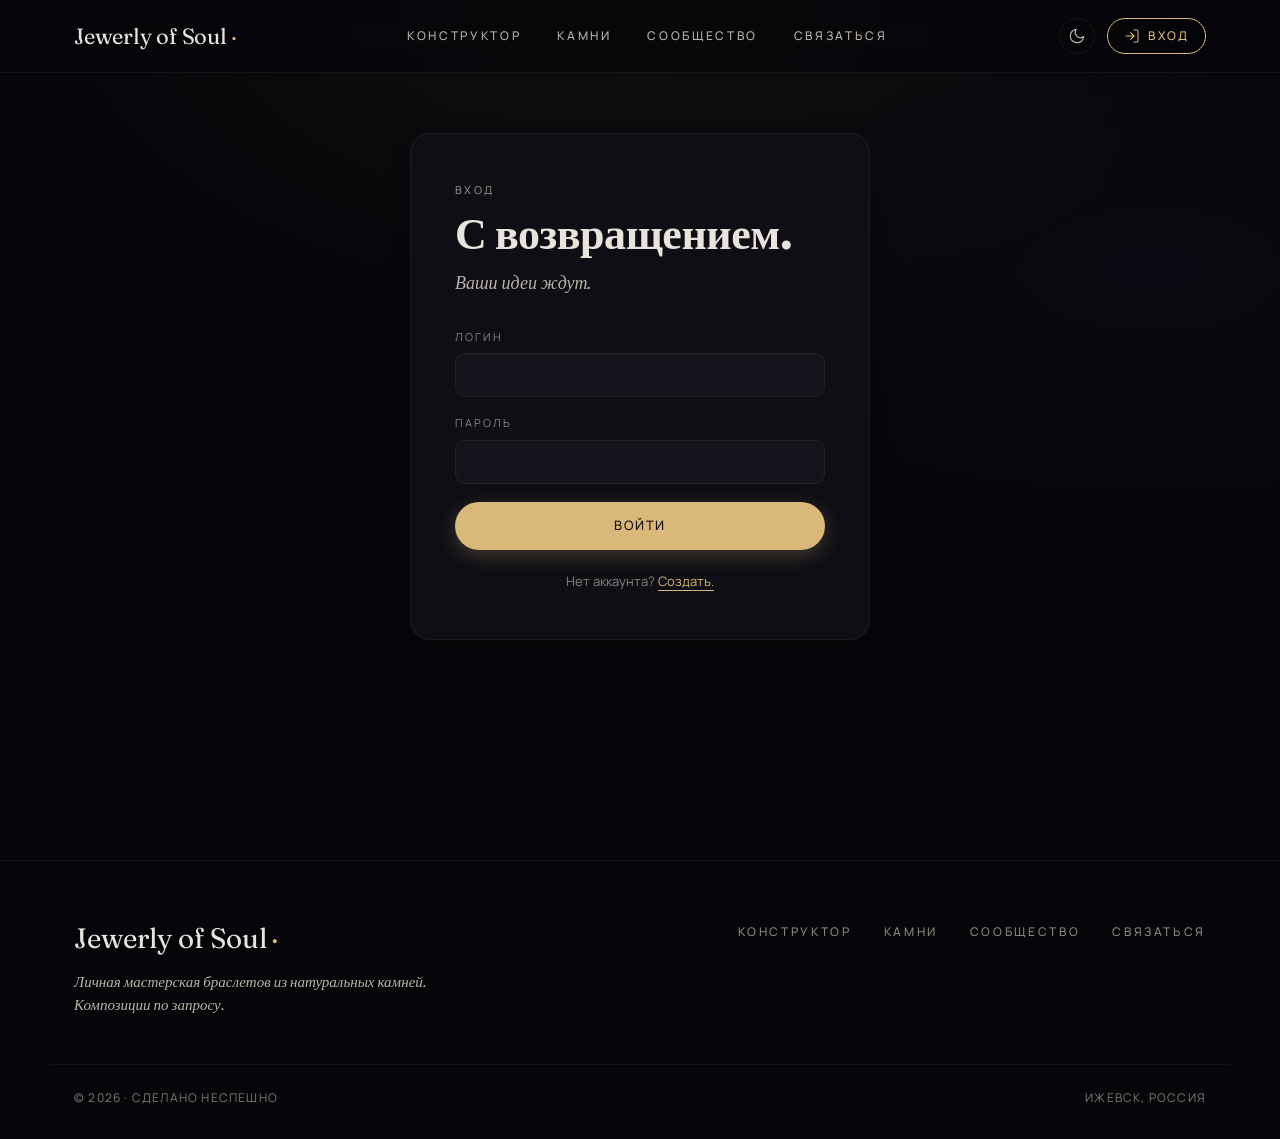
<file: login.html>
<!DOCTYPE html>
<html lang="ru">
<head>
    <meta charset="UTF-8">
    <meta name="viewport" content="width=device-width, initial-scale=1">
    <script>(function(){try{var t=localStorage.getItem("auraline:v1:theme");document.documentElement.setAttribute("data-theme",t==="light"?"light":"dark");}catch(e){document.documentElement.setAttribute("data-theme","dark");}})();</script>
    <title>Вход · Jewerly of Soul</title>

    <link rel="preconnect" href="https://fonts.googleapis.com">
    <link rel="preconnect" href="https://fonts.gstatic.com" crossorigin>
    <link href="https://fonts.googleapis.com/css2?family=Fraunces:ital,opsz,wght@0,9..144,400;0,9..144,500;0,9..144,600;1,9..144,400&family=Manrope:wght@400;500;600;700&display=swap" rel="stylesheet">

    <link rel="icon" type="image/svg+xml" href="assets/favicon.svg">
    <link rel="apple-touch-icon" href="assets/favicon.svg">
    <link rel="manifest" href="manifest.webmanifest">
    <meta name="theme-color" content="#06060A">
    <meta property="og:type" content="website">
    <meta property="og:site_name" content="Jewerly of Soul">
    <meta property="og:image" content="assets/og-image.svg">
    <meta name="twitter:card" content="summary_large_image">
    <meta property="og:title" content="Вход · Jewerly of Soul">
    <meta property="og:description" content="Войти в аккаунт Jewerly of Soul.">
    <meta property="og:locale" content="ru_RU">
    <meta name="twitter:title" content="Вход · Jewerly of Soul">
    <meta name="twitter:description" content="Войти в аккаунт Jewerly of Soul.">
    <link rel="stylesheet" href="styles/base.css">
    <link rel="stylesheet" href="styles/layout.css">
    <link rel="stylesheet" href="styles/components.css">
    <link rel="stylesheet" href="styles/pages/auth.css">
</head>
<body data-page="login">

    <header id="siteHeader"></header>

    <main class="auth-page">
        <div class="container">
            <div class="auth-card" data-reveal>
                <p class="eyebrow">вход</p>
                <h1 class="h-2">С возвращением.</h1>
                <p class="lead">Ваши идеи ждут.</p>

                <form id="loginForm" class="auth-form" novalidate>
                    <div>
                        <label class="field-label" for="username">Логин</label>
                        <input class="field" id="username" name="username" required autocomplete="username">
                    </div>
                    <div>
                        <label class="field-label" for="password">Пароль</label>
                        <input class="field" type="password" id="password" name="password" required autocomplete="current-password">
                    </div>
                    <button type="submit" class="btn btn--primary btn--block">Войти</button>
                    <p class="auth-form__alt">
                        Нет аккаунта? <a href="register.html" class="accent">Создать.</a>
                    </p>
                </form>
            </div>
        </div>
    </main>

    <footer id="siteFooter"></footer>

    <script type="module" src="js/ui/layout.js"></script>
    <script type="module" src="js/pages/login.js"></script>
</body>
</html>
</file>
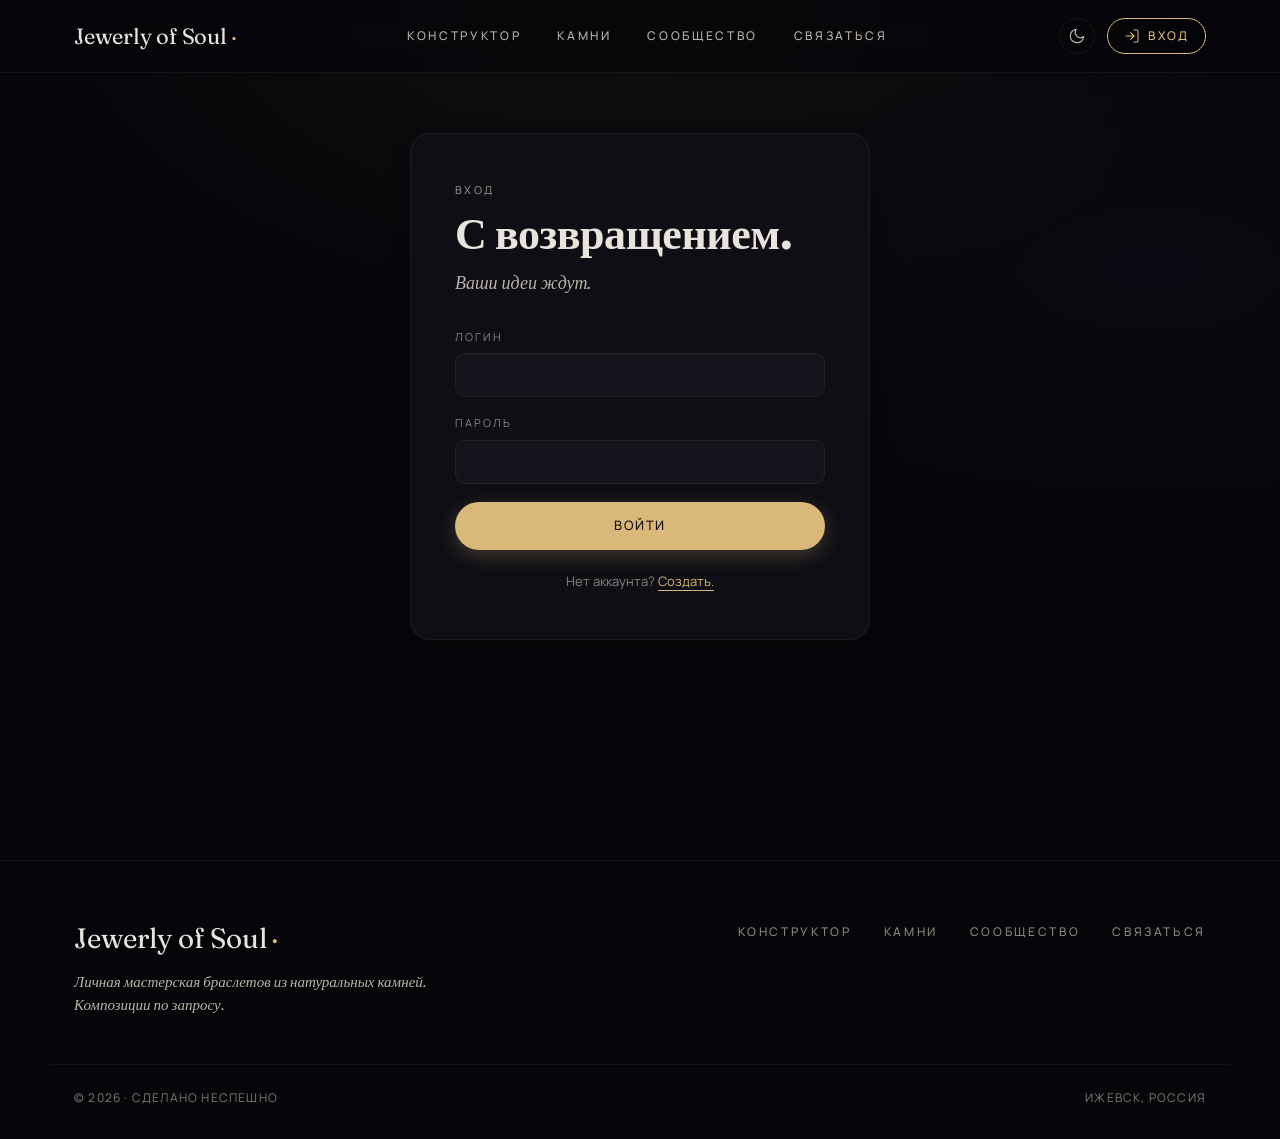
<file: profile.html>
<!DOCTYPE html>
<html lang="ru">
<head>
    <meta charset="UTF-8">
    <meta name="viewport" content="width=device-width, initial-scale=1">
    <script>(function(){try{var t=localStorage.getItem("auraline:v1:theme");document.documentElement.setAttribute("data-theme",t==="light"?"light":"dark");}catch(e){document.documentElement.setAttribute("data-theme","dark");}})();</script>
    <title>Профиль · Jewerly of Soul</title>

    <link rel="preconnect" href="https://fonts.googleapis.com">
    <link rel="preconnect" href="https://fonts.gstatic.com" crossorigin>
    <link href="https://fonts.googleapis.com/css2?family=Fraunces:ital,opsz,wght@0,9..144,400;0,9..144,500;0,9..144,600;1,9..144,400&family=Manrope:wght@400;500;600;700&display=swap" rel="stylesheet">

    <link rel="icon" type="image/svg+xml" href="assets/favicon.svg">
    <link rel="apple-touch-icon" href="assets/favicon.svg">
    <link rel="manifest" href="manifest.webmanifest">
    <meta name="theme-color" content="#06060A">
    <meta property="og:type" content="website">
    <meta property="og:site_name" content="Jewerly of Soul">
    <meta property="og:image" content="assets/og-image.svg">
    <meta name="twitter:card" content="summary_large_image">
    <meta property="og:title" content="Профиль · Jewerly of Soul">
    <meta property="og:description" content="Личный кабинет: мои идеи, избранное, понравившиеся работы.">
    <meta property="og:locale" content="ru_RU">
    <meta name="twitter:title" content="Профиль · Jewerly of Soul">
    <meta name="twitter:description" content="Личный кабинет: мои идеи, избранное, понравившиеся работы.">
    <link rel="stylesheet" href="styles/base.css">
    <link rel="stylesheet" href="styles/layout.css">
    <link rel="stylesheet" href="styles/components.css">
    <link rel="stylesheet" href="styles/pages/profile.css">
</head>
<body data-page="profile">

    <header id="siteHeader"></header>

    <main class="profile-page">
        <div class="container">

            <header class="profile-hero" data-reveal>
                <div class="avatar avatar--xl" id="profileAvatar">…</div>
                <div>
                    <p class="eyebrow">профиль</p>
                    <h1 class="h-2" id="profileName">…</h1>
                    <p class="muted" id="profileMeta">…</p>
                </div>
                <div class="profile-hero__actions">
                    <a href="create-idea.html" class="btn btn--primary btn--sm">
                        <span>Новая идея</span>
                        <span class="btn__arrow">→</span>
                    </a>
                    <button type="button" class="btn btn--ghost btn--sm" id="logoutBtn">
                        <svg class="icon" viewBox="0 0 24 24" width="14" height="14" fill="none" stroke="currentColor" stroke-width="1.6" stroke-linecap="round" stroke-linejoin="round">
                            <path d="M9 21H5a2 2 0 0 1-2-2V5a2 2 0 0 1 2-2h4"/>
                            <path d="M16 17l5-5-5-5M21 12H9"/>
                        </svg>
                        <span>Выйти</span>
                    </button>
                </div>
            </header>

            <nav class="profile-tabs" data-reveal role="tablist">
                <button class="profile-tab is-active" data-tab="my">Мои идеи <span class="profile-tab__count" id="cntMy">0</span></button>
                <button class="profile-tab" data-tab="favorites">Избранные <span class="profile-tab__count" id="cntFav">0</span></button>
                <button class="profile-tab" data-tab="liked">Понравились <span class="profile-tab__count" id="cntLiked">0</span></button>
            </nav>

            <div class="profile-content">
                <div id="ideaGrid" class="idea-grid"></div>
                <p class="empty-note is-hidden" id="emptyNote">Пусто. Создайте идею в конструкторе.</p>
            </div>

        </div>
    </main>

    <footer id="siteFooter"></footer>

    <script type="module" src="js/ui/layout.js"></script>
    <script type="module" src="js/pages/profile.js"></script>
</body>
</html>
</file>
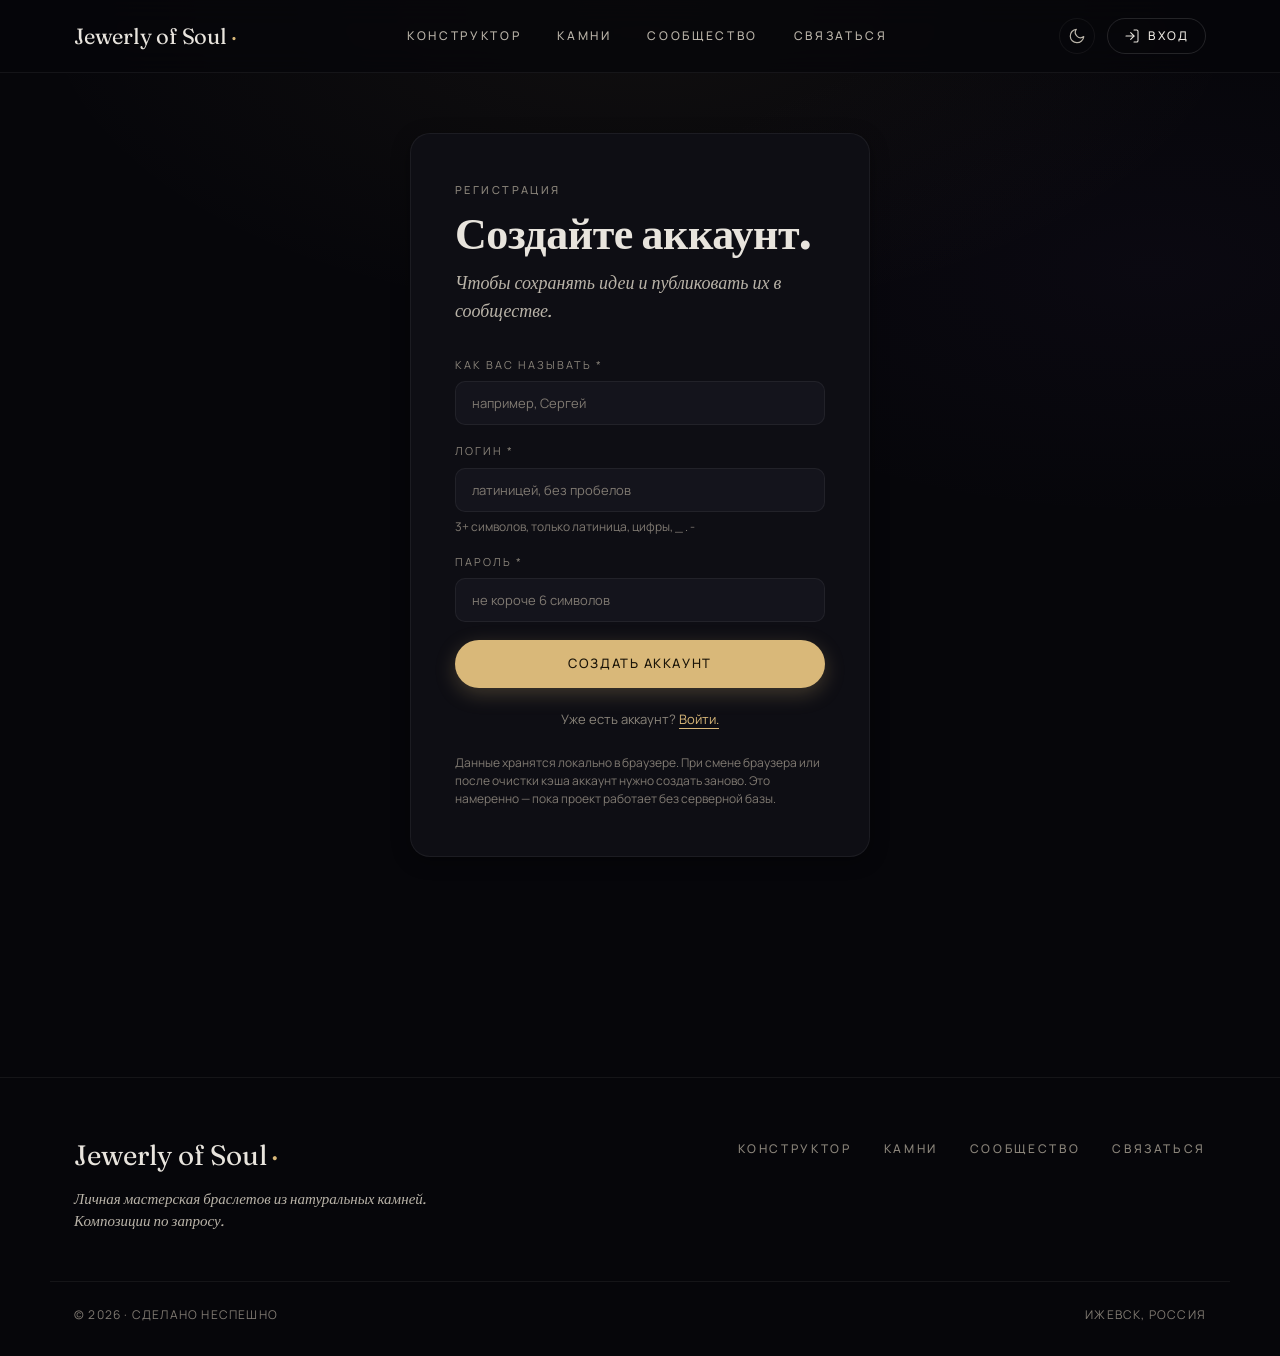
<file: register.html>
<!DOCTYPE html>
<html lang="ru">
<head>
    <meta charset="UTF-8">
    <meta name="viewport" content="width=device-width, initial-scale=1">
    <script>(function(){try{var t=localStorage.getItem("auraline:v1:theme");document.documentElement.setAttribute("data-theme",t==="light"?"light":"dark");}catch(e){document.documentElement.setAttribute("data-theme","dark");}})();</script>
    <title>Регистрация · Jewerly of Soul</title>

    <link rel="preconnect" href="https://fonts.googleapis.com">
    <link rel="preconnect" href="https://fonts.gstatic.com" crossorigin>
    <link href="https://fonts.googleapis.com/css2?family=Fraunces:ital,opsz,wght@0,9..144,400;0,9..144,500;0,9..144,600;1,9..144,400&family=Manrope:wght@400;500;600;700&display=swap" rel="stylesheet">

    <link rel="icon" type="image/svg+xml" href="assets/favicon.svg">
    <link rel="apple-touch-icon" href="assets/favicon.svg">
    <link rel="manifest" href="manifest.webmanifest">
    <meta name="theme-color" content="#06060A">
    <meta property="og:type" content="website">
    <meta property="og:site_name" content="Jewerly of Soul">
    <meta property="og:image" content="assets/og-image.svg">
    <meta name="twitter:card" content="summary_large_image">
    <meta property="og:title" content="Регистрация · Jewerly of Soul">
    <meta property="og:description" content="Создать аккаунт Jewerly of Soul, сохранять и публиковать идеи браслетов.">
    <meta property="og:locale" content="ru_RU">
    <meta name="twitter:title" content="Регистрация · Jewerly of Soul">
    <meta name="twitter:description" content="Создать аккаунт Jewerly of Soul, сохранять и публиковать идеи браслетов.">
    <link rel="stylesheet" href="styles/base.css">
    <link rel="stylesheet" href="styles/layout.css">
    <link rel="stylesheet" href="styles/components.css">
    <link rel="stylesheet" href="styles/pages/auth.css">
</head>
<body data-page="register">

    <header id="siteHeader"></header>

    <main class="auth-page">
        <div class="container">
            <div class="auth-card" data-reveal>
                <p class="eyebrow">регистрация</p>
                <h1 class="h-2">Создайте аккаунт.</h1>
                <p class="lead">Чтобы сохранять идеи и публиковать их в сообществе.</p>

                <form id="registerForm" class="auth-form" novalidate>
                    <div>
                        <label class="field-label" for="displayName">Как вас называть *</label>
                        <input class="field" id="displayName" name="displayName" required placeholder="например, Сергей">
                    </div>
                    <div>
                        <label class="field-label" for="username">Логин *</label>
                        <input class="field" id="username" name="username" required autocomplete="username" placeholder="латиницей, без пробелов">
                        <p class="auth-form__hint">3+ символов, только латиница, цифры, _ . -</p>
                    </div>
                    <div>
                        <label class="field-label" for="password">Пароль *</label>
                        <input class="field" type="password" id="password" name="password" required autocomplete="new-password" placeholder="не короче 6 символов">
                    </div>
                    <button type="submit" class="btn btn--primary btn--block">Создать аккаунт</button>
                    <p class="auth-form__alt">
                        Уже есть аккаунт? <a href="login.html" class="accent">Войти.</a>
                    </p>
                </form>
                <p class="auth-form__hint" style="margin-top:24px">
                    Данные хранятся локально в браузере. При смене браузера или после очистки кэша аккаунт нужно создать заново.
                    Это намеренно — пока проект работает без серверной базы.
                </p>
            </div>
        </div>
    </main>

    <footer id="siteFooter"></footer>

    <script type="module" src="js/ui/layout.js"></script>
    <script type="module" src="js/pages/register.js"></script>
</body>
</html>
</file>
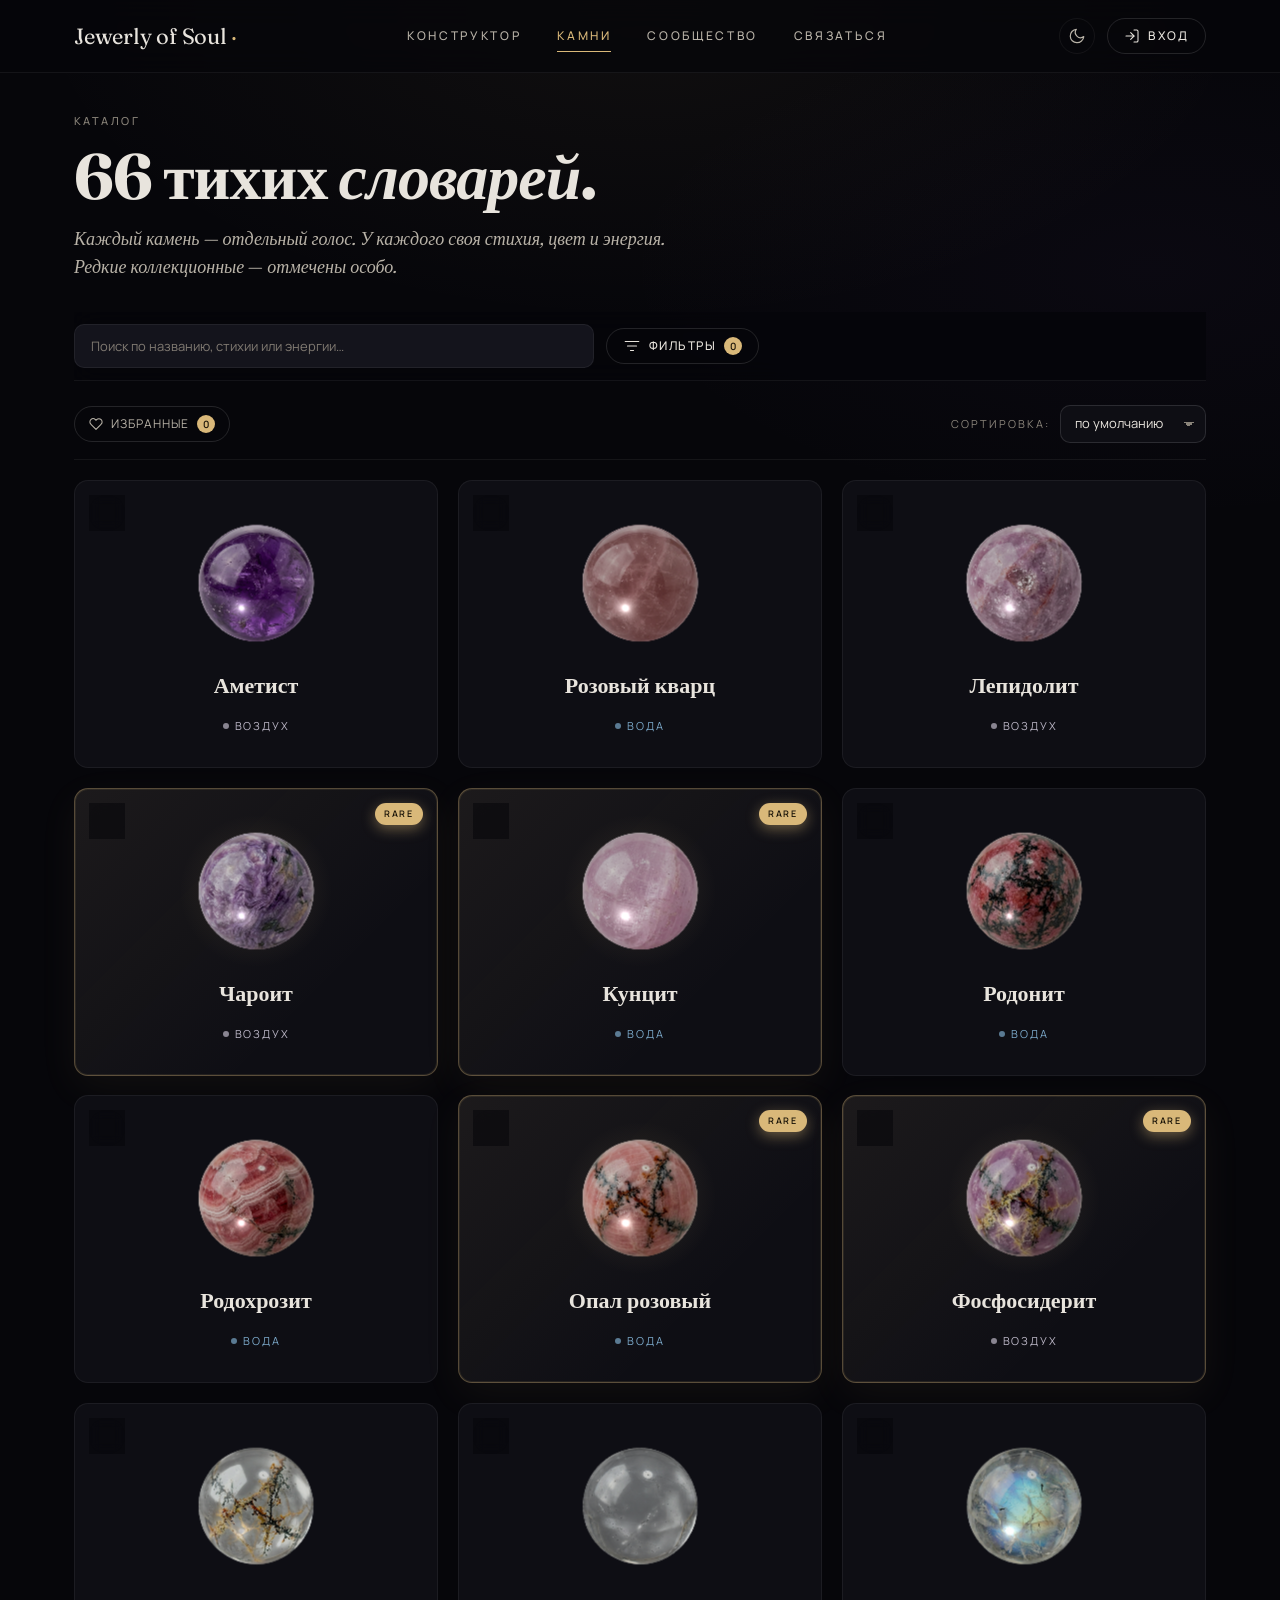
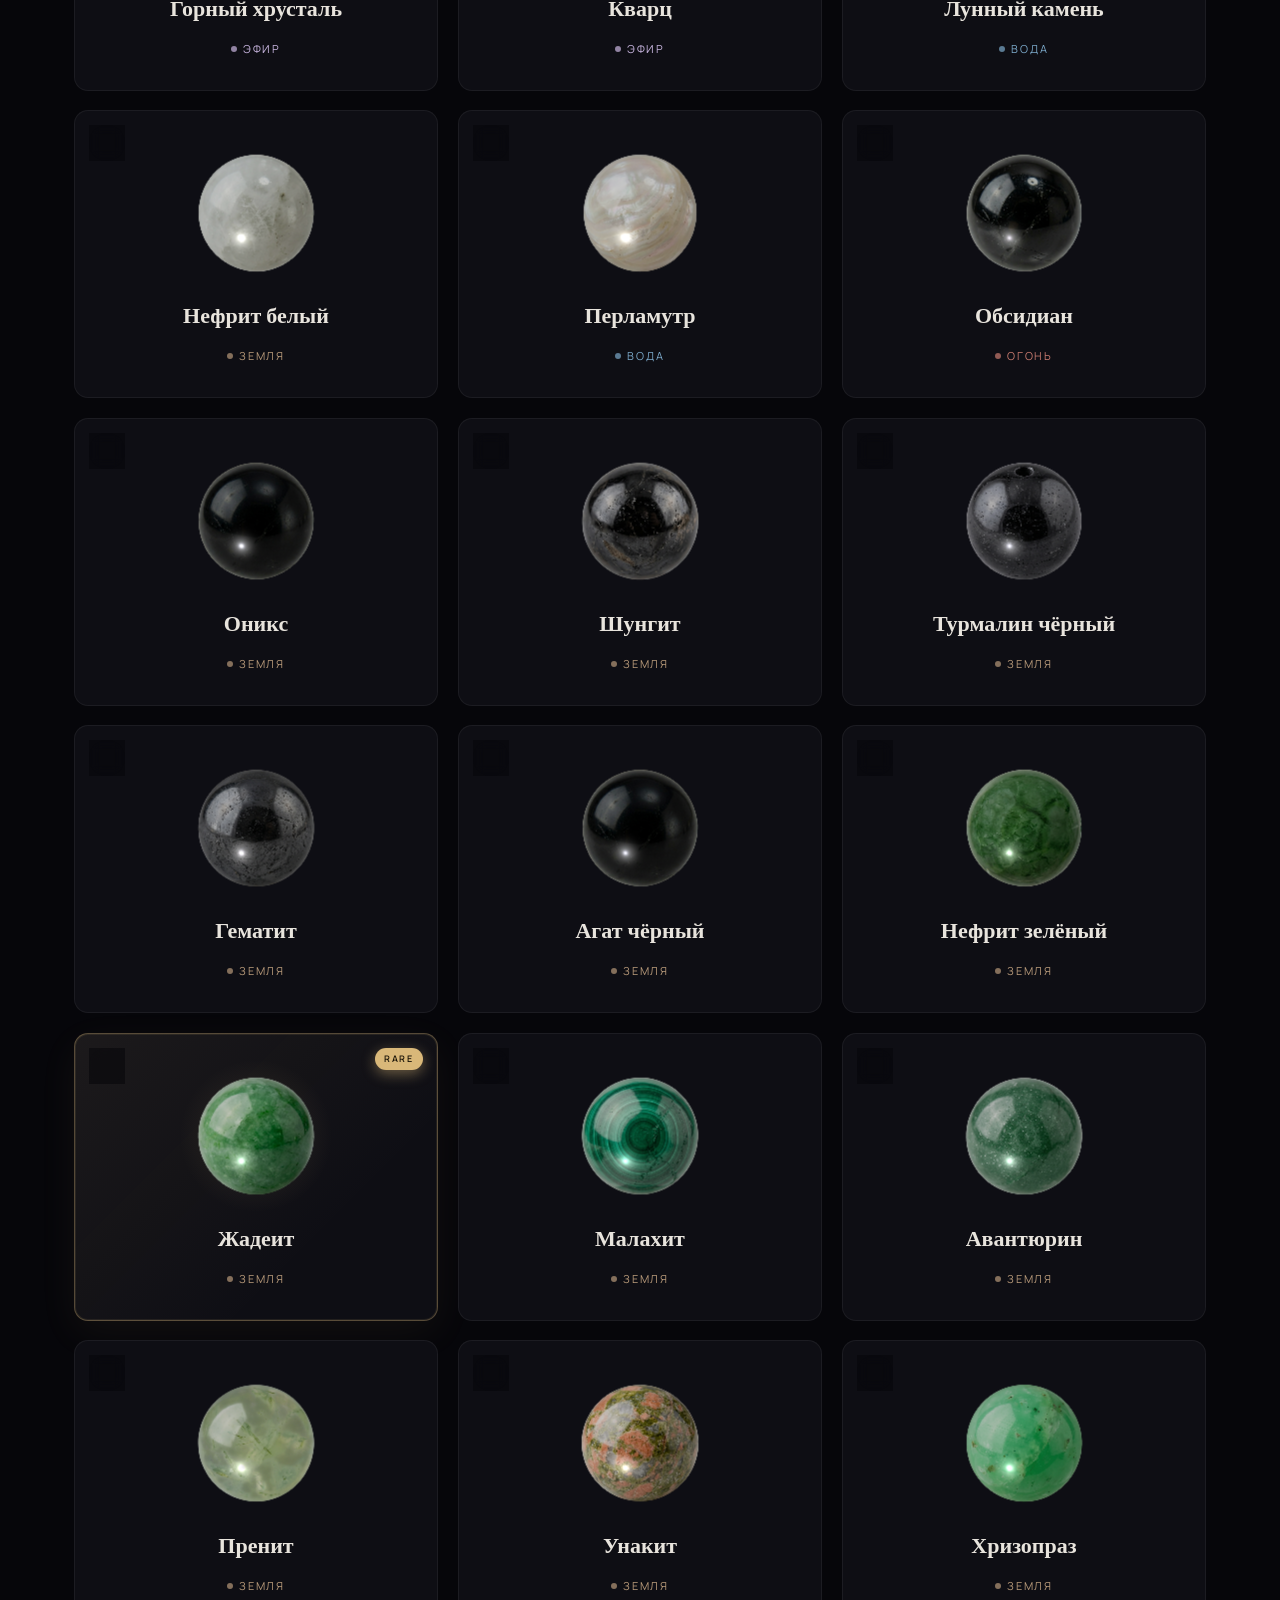
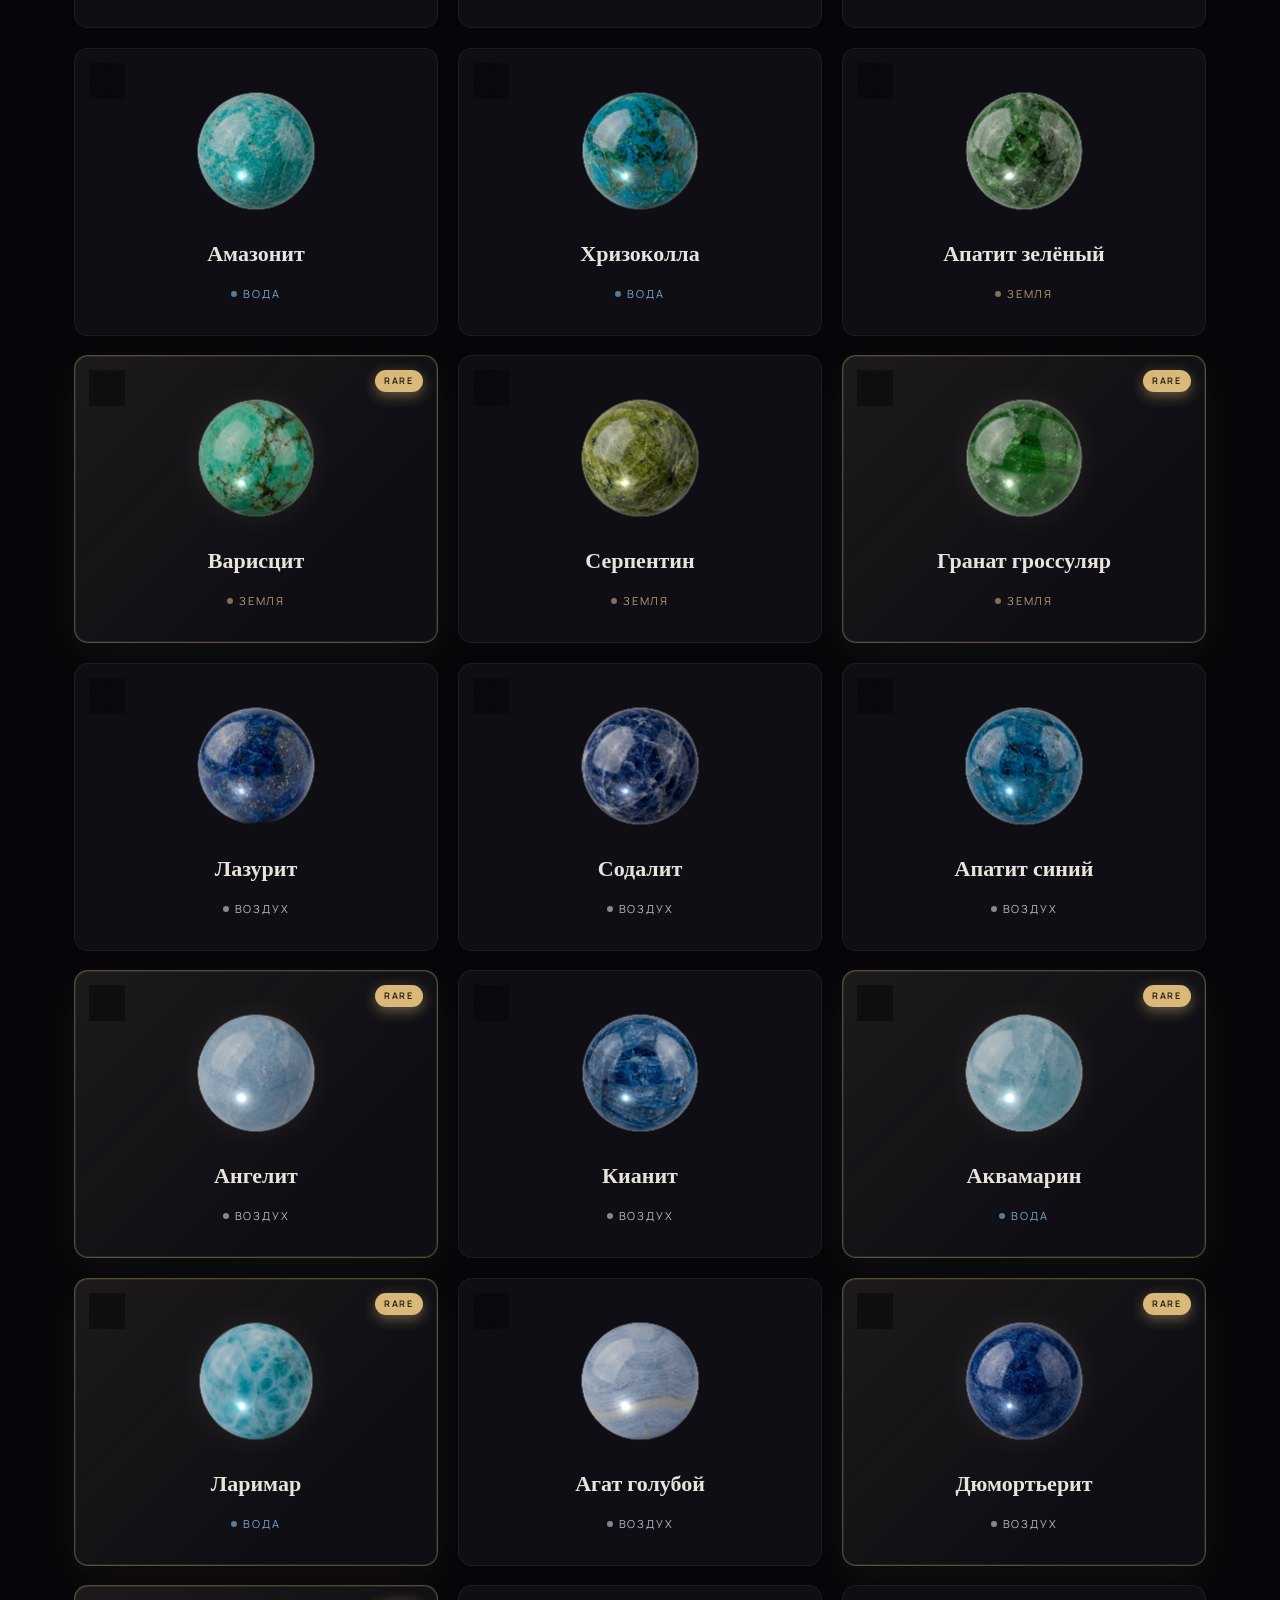
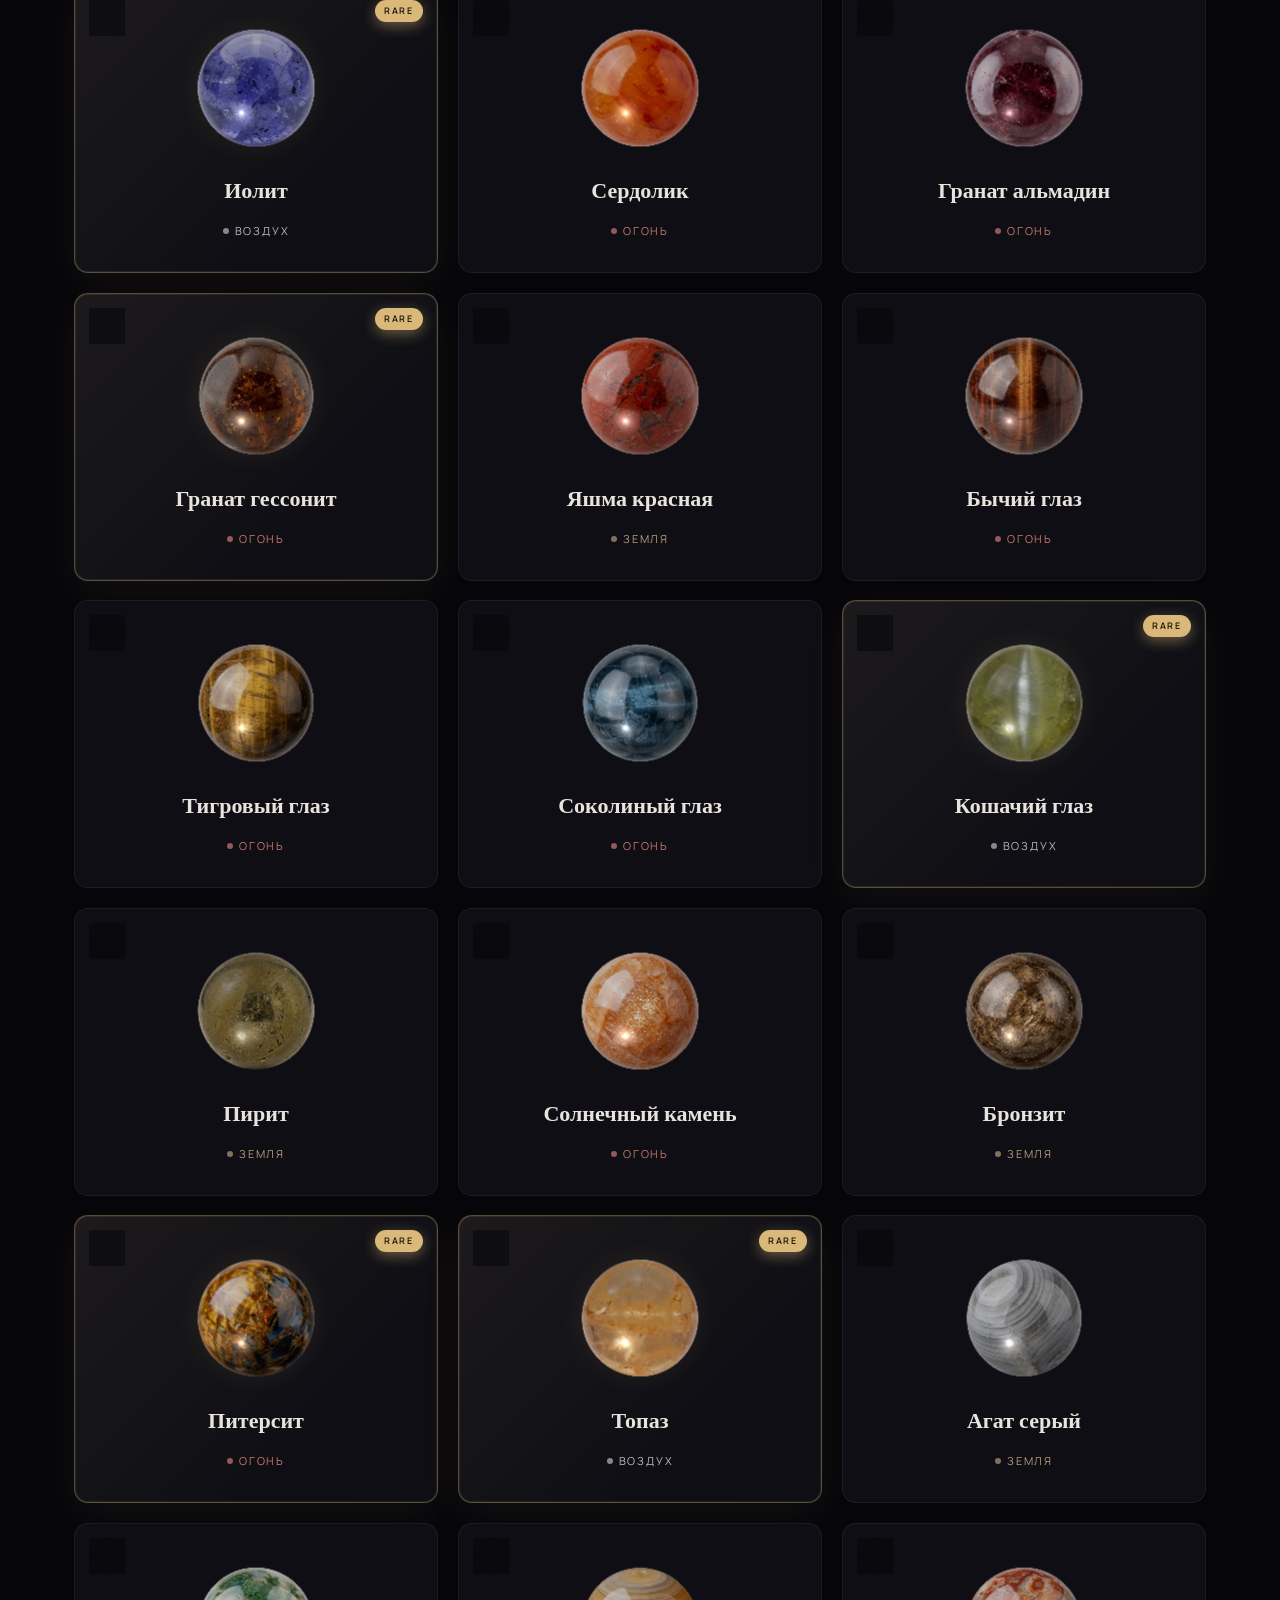
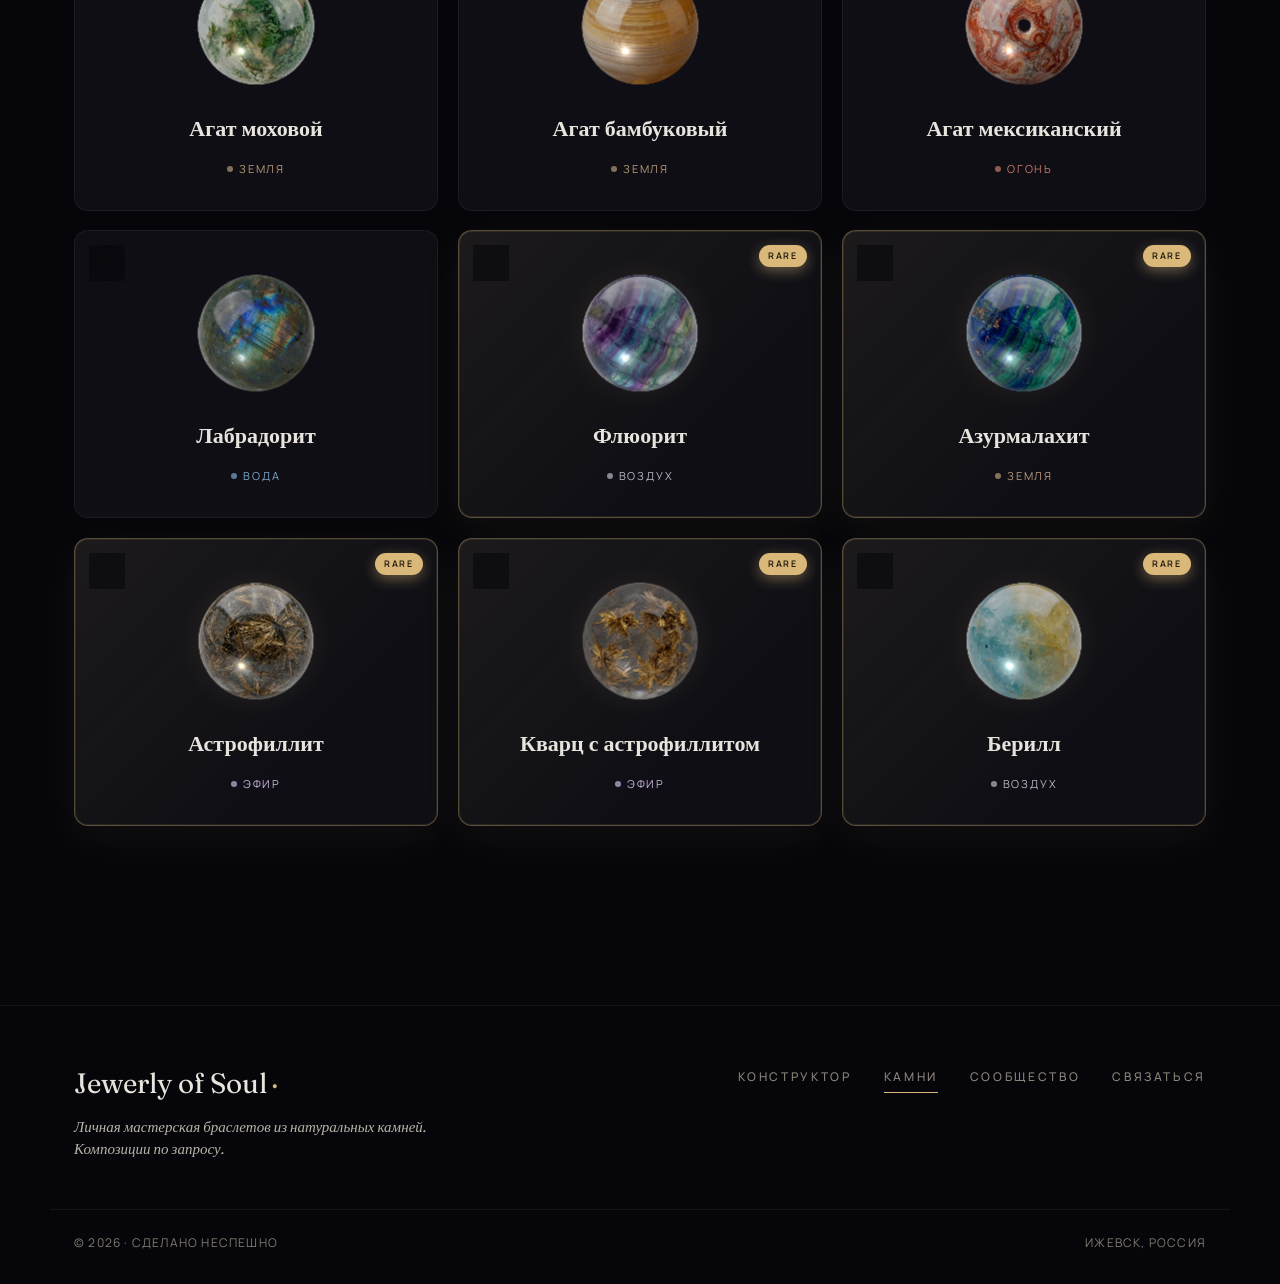
<file: stones.html>
<!DOCTYPE html>
<html lang="ru">
<head>
    <meta charset="UTF-8">
    <meta name="viewport" content="width=device-width, initial-scale=1">
    <script>(function(){try{var t=localStorage.getItem("auraline:v1:theme");document.documentElement.setAttribute("data-theme",t==="light"?"light":"dark");}catch(e){document.documentElement.setAttribute("data-theme","dark");}})();</script>
    <meta name="description" content="Каталог камней Jewerly of Soul — 66 натуральных минералов с описанием стихии, энергии и редкости.">
    <title>Камни · Jewerly of Soul</title>

    <link rel="preconnect" href="https://fonts.googleapis.com">
    <link rel="preconnect" href="https://fonts.gstatic.com" crossorigin>
    <link href="https://fonts.googleapis.com/css2?family=Fraunces:ital,opsz,wght@0,9..144,400;0,9..144,500;0,9..144,600;1,9..144,400&family=Manrope:wght@400;500;600;700&display=swap" rel="stylesheet">

    <link rel="icon" type="image/svg+xml" href="assets/favicon.svg">
    <link rel="apple-touch-icon" href="assets/favicon.svg">
    <link rel="manifest" href="manifest.webmanifest">
    <meta name="theme-color" content="#06060A">
    <meta property="og:type" content="website">
    <meta property="og:site_name" content="Jewerly of Soul">
    <meta property="og:image" content="assets/og-image.svg">
    <meta name="twitter:card" content="summary_large_image">
    <meta property="og:title" content="Каталог 66 камней · Jewerly of Soul">
    <meta property="og:description" content="66 натуральных полудрагоценных камней с фотореалистичным WebGL-рендером. Фильтры: стихия, цвет, энергия, редкость.">
    <meta property="og:locale" content="ru_RU">
    <meta name="twitter:title" content="Каталог 66 камней · Jewerly of Soul">
    <meta name="twitter:description" content="66 натуральных полудрагоценных камней с фотореалистичным WebGL-рендером. Фильтры: стихия, цвет, энергия, редкость.">
    <link rel="stylesheet" href="styles/base.css">
    <link rel="stylesheet" href="styles/layout.css">
    <link rel="stylesheet" href="styles/components.css">
    <link rel="stylesheet" href="styles/pages/stones.css">
</head>
<body data-page="stones">

    <header id="siteHeader"></header>

    <main class="stones-page">
        <div class="container">

            <header class="page-hero" data-reveal>
                <p class="eyebrow">каталог</p>
                <h1 class="h-1"><span id="stoneCount">…</span> тихих <em>словарей</em>.</h1>
                <p class="lead">Каждый камень — отдельный голос. У каждого своя стихия, цвет и энергия. Редкие коллекционные — отмечены особо.</p>
            </header>

            <!-- Sticky-полоса: поиск + кнопка фильтров + счётчик активных -->
            <div class="filter-bar" id="filterBar">
                <input type="search" id="stoneSearch" class="field filter-bar__search" placeholder="Поиск по названию, стихии или энергии…">
                <button type="button" class="btn btn--ghost btn--sm filter-bar__toggle" id="filterToggle"
                        aria-expanded="false" aria-controls="filterPanel">
                    <svg class="icon" viewBox="0 0 24 24" width="14" height="14"><path d="M3 6h18M6 12h12M10 18h4"/></svg>
                    <span>Фильтры</span>
                    <span class="filter-bar__count" id="filterCount" hidden>0</span>
                </button>
                <button type="button" class="filter-bar__clear" id="filterClear" hidden>Очистить</button>
            </div>

            <!-- Раскрываемая панель: 4 группы фильтров -->
            <div class="filter-panel" id="filterPanel" hidden>
                <div class="filter-row">
                    <span class="filter-row__label">стихия</span>
                    <div class="filter-chips" id="elementFilters" role="group" aria-label="фильтр по стихиям">
                        <button class="chip is-active" data-element="all">Все</button>
                        <button class="chip" data-el="земля"  data-element="земля"><span class="chip__icon"></span>земля</button>
                        <button class="chip" data-el="вода"   data-element="вода"><span class="chip__icon"></span>вода</button>
                        <button class="chip" data-el="огонь"  data-element="огонь"><span class="chip__icon"></span>огонь</button>
                        <button class="chip" data-el="воздух" data-element="воздух"><span class="chip__icon"></span>воздух</button>
                        <button class="chip" data-el="эфир"   data-element="эфир"><span class="chip__icon"></span>эфир</button>
                    </div>
                </div>

                <div class="filter-row">
                    <span class="filter-row__label">цвет</span>
                    <div class="filter-chips" id="colorFilters" role="group" aria-label="фильтр по цветам">
                        <button class="chip is-active" data-color="all">Все</button>
                        <button class="chip color-chip" data-color="черные"     style="--swatch:#15151A">чёрные</button>
                        <button class="chip color-chip" data-color="белые"      style="--swatch:#E8E4DD">белые</button>
                        <button class="chip color-chip" data-color="прозрачные" style="--swatch:#C0CDE0">прозрачные</button>
                        <button class="chip color-chip" data-color="зеленые"    style="--swatch:#4D9B73">зелёные</button>
                        <button class="chip color-chip" data-color="синие"      style="--swatch:#1F3A8A">синие</button>
                        <button class="chip color-chip" data-color="голубые"    style="--swatch:#7BA8C9">голубые</button>
                        <button class="chip color-chip" data-color="красные"    style="--swatch:#B14924">красные</button>
                        <button class="chip color-chip" data-color="оранжевые"  style="--swatch:#D08A48">оранжевые</button>
                        <button class="chip color-chip" data-color="розовые"    style="--swatch:#E5AEC2">розовые</button>
                        <button class="chip color-chip" data-color="фиолетовые" style="--swatch:#7B5BA0">фиолетовые</button>
                        <button class="chip color-chip" data-color="золотые"    style="--swatch:#D9B879">золотые</button>
                        <button class="chip color-chip" data-color="коричневые" style="--swatch:#6E4A2E">коричневые</button>
                    </div>
                </div>

                <div class="filter-row">
                    <span class="filter-row__label">энергия</span>
                    <div class="filter-chips" id="energyFilters" role="group" aria-label="фильтр по энергии">
                        <button class="chip is-active" data-energy="all">Все</button>
                        <button class="chip" data-energy="любовь">любовь</button>
                        <button class="chip" data-energy="защита">защита</button>
                        <button class="chip" data-energy="деньги">деньги</button>
                        <button class="chip" data-energy="уверенность">уверенность</button>
                        <button class="chip" data-energy="спокойствие">спокойствие</button>
                        <button class="chip" data-energy="интуиция">интуиция</button>
                        <button class="chip" data-energy="удача">удача</button>
                        <button class="chip" data-energy="сила">сила</button>
                        <button class="chip" data-energy="баланс">баланс</button>
                        <button class="chip" data-energy="энергия">энергия</button>
                        <button class="chip" data-energy="вдохновение">вдохновение</button>
                    </div>
                </div>

                <div class="filter-row">
                    <span class="filter-row__label">редкость</span>
                    <div class="filter-chips" id="rarityFilters" role="group" aria-label="фильтр по редкости">
                        <button class="chip is-active" data-rarity="all">Все</button>
                        <button class="chip" data-rarity="common">обычные</button>
                        <button class="chip" data-rarity="rare">редкие</button>
                    </div>
                </div>
            </div>

            <!-- Тулбар: сортировка + «только избранные» -->
            <div class="stones-toolbar">
                <button type="button" class="favs-toggle" id="favsOnlyToggle"
                        aria-pressed="false" aria-label="показать только избранные">
                    <svg class="favs-toggle__icon" viewBox="0 0 24 24" fill="none" stroke="currentColor" stroke-width="1.8" stroke-linecap="round" stroke-linejoin="round">
                        <path d="M20.84 4.61a5.5 5.5 0 0 0-7.78 0L12 5.67l-1.06-1.06a5.5 5.5 0 0 0-7.78 7.78l1.06 1.06L12 21.23l7.78-7.78 1.06-1.06a5.5 5.5 0 0 0 0-7.78z"/>
                    </svg>
                    <span>Избранные</span>
                    <span class="favs-toggle__count" id="favsCount" hidden>0</span>
                </button>

                <div class="sort-bar">
                    <label class="sort-bar__label" for="stoneSort">Сортировка:</label>
                    <select id="stoneSort" class="sort-bar__select">
                        <option value="default">по умолчанию</option>
                        <option value="name-asc">А → Я</option>
                        <option value="name-desc">Я → А</option>
                        <option value="rarity">сначала редкие</option>
                        <option value="element">по стихии</option>
                    </select>
                </div>
            </div>

            <!-- Сетка камней -->
            <div id="stoneGrid" class="stone-grid" data-reveal></div>

            <!-- Пустой результат -->
            <p class="empty-note is-hidden" id="emptyNote">
                По текущим фильтрам ничего не нашлось. Попробуйте сбросить или поменять параметры.
            </p>

        </div>
    </main>

    <footer id="siteFooter"></footer>

    <script type="module" src="js/ui/layout.js"></script>
    <script type="module" src="js/pages/stones.js"></script>
</body>
</html>
</file>
<file: styles/base.css>
/* =================================================================
 * base.css — reset + типографика + базовые элементы
 * ВАЖНО: @import должен быть ПЕРВОЙ строкой (после комментариев),
 * иначе токены не загрузятся и весь дизайн поедет.
 * ================================================================= */

@import url('tokens.css');

*, *::before, *::after { box-sizing: border-box; }
* { margin: 0; padding: 0; }

html { scroll-behavior: smooth; }

body {
    font-family: var(--font-ui);
    font-size: var(--text-base);
    line-height: 1.5;
    color: var(--text);
    background-color: var(--bg);
    background-image:
        radial-gradient(ellipse 80% 60% at 50% 0%, rgba(217, 184, 121, 0.05) 0%, transparent 60%),
        radial-gradient(ellipse 60% 40% at 90% 30%, rgba(124, 79, 191, 0.04) 0%, transparent 70%);
    background-attachment: fixed;
    min-height: 100vh;
    -webkit-font-smoothing: antialiased;
    text-rendering: optimizeLegibility;
}

img, svg, canvas, video { display: block; max-width: 100%; }

button, input, select, textarea {
    font: inherit;
    color: inherit;
    background: none;
    border: none;
}

button { cursor: pointer; }

a {
    color: inherit;
    text-decoration: none;
    transition: color var(--dur-mid) var(--ease);
}

a:hover { color: var(--accent); }

::selection { background: var(--accent-soft); color: var(--accent); }

/* --- Focus-rings (видимы только при keyboard-навигации) ------- */
:focus { outline: none; }
:focus-visible {
    outline: none;
    box-shadow: var(--focus-ring);
    border-radius: var(--radius-sm);
}
/* Для chip/button focus-ring подкручен под форму */
.chip:focus-visible,
.btn:focus-visible {
    outline: none;
    box-shadow: var(--focus-ring);
}

/* --- prefers-reduced-motion: гасим transition вне токенов ---- */
@media (prefers-reduced-motion: reduce) {
    *, *::before, *::after {
        animation-duration: 0.01ms !important;
        animation-iteration-count: 1 !important;
        transition-duration: 0.01ms !important;
        scroll-behavior: auto !important;
    }
}

/* --- Типографические утилиты ----------------------------------- */

.font-display {
    font-family: var(--font-display);
    font-weight: 400;
    letter-spacing: -0.01em;
    line-height: 1.1;
}

.font-display em,
.font-display .em {
    font-style: italic;
    color: var(--accent);
    font-weight: 400;
}

.eyebrow {
    font-family: var(--font-ui);
    font-size: var(--text-xxs);
    letter-spacing: 0.22em;
    text-transform: uppercase;
    color: var(--text-muted);
    font-weight: 500;
}

.muted { color: var(--text-muted); }
.soft  { color: var(--text-soft); }
.accent{ color: var(--accent); }

.h-1 { font-family: var(--font-display); font-size: clamp(40px, 6vw, var(--text-3xl)); line-height: 1.05; letter-spacing: -0.015em; }
.h-2 { font-family: var(--font-display); font-size: clamp(32px, 4vw, var(--text-2xl)); line-height: 1.1; letter-spacing: -0.01em; }
.h-3 { font-family: var(--font-display); font-size: var(--text-xl); line-height: 1.2; }
.h-4 { font-family: var(--font-display); font-size: var(--text-lg); line-height: 1.3; }

.lead {
    font-family: var(--font-display);
    font-style: italic;
    font-size: var(--text-md);
    color: var(--text-soft);
    line-height: 1.55;
}

/* --- Контейнер ------------------------------------------------- */

.container {
    width: 100%;
    max-width: var(--container);
    margin-inline: auto;
    padding-inline: var(--gutter);
}

/* --- Утилиты -------------------------------------------------- */

.is-hidden { display: none !important; }
.visually-hidden,
.sr-only {
    position: absolute; width: 1px; height: 1px;
    margin: -1px; padding: 0; border: 0;
    overflow: hidden; clip: rect(0 0 0 0);
    white-space: nowrap;
}

/* =================================================================
 * UTILITY CLASSES
 * Краткие переиспользуемые классы. Не злоупотреблять — для
 * крупных блоков лучше делать семантические BEM-классы.
 * ============================================================== */

/* Display */
.u-flex       { display: flex; }
.u-flex-col   { display: flex; flex-direction: column; }
.u-grid       { display: grid; }
.u-inline     { display: inline; }
.u-block      { display: block; }
.u-inline-block { display: inline-block; }
.u-inline-flex  { display: inline-flex; }

/* Flex выравнивание */
.u-items-center  { align-items: center; }
.u-items-start   { align-items: flex-start; }
.u-items-end     { align-items: flex-end; }
.u-items-baseline{ align-items: baseline; }
.u-justify-center  { justify-content: center; }
.u-justify-between { justify-content: space-between; }
.u-justify-end     { justify-content: flex-end; }
.u-flex-wrap     { flex-wrap: wrap; }
.u-flex-1        { flex: 1; }

/* Gap по spacing-токенам */
.u-gap-1 { gap: var(--space-1); }
.u-gap-2 { gap: var(--space-2); }
.u-gap-3 { gap: var(--space-3); }
.u-gap-4 { gap: var(--space-4); }
.u-gap-5 { gap: var(--space-5); }
.u-gap-6 { gap: var(--space-6); }
.u-gap-7 { gap: var(--space-7); }

/* Margin top/bottom по spacing-токенам */
.u-mt-1 { margin-top: var(--space-1); }
.u-mt-2 { margin-top: var(--space-2); }
.u-mt-3 { margin-top: var(--space-3); }
.u-mt-4 { margin-top: var(--space-4); }
.u-mt-5 { margin-top: var(--space-5); }
.u-mt-6 { margin-top: var(--space-6); }
.u-mt-7 { margin-top: var(--space-7); }
.u-mb-1 { margin-bottom: var(--space-1); }
.u-mb-2 { margin-bottom: var(--space-2); }
.u-mb-3 { margin-bottom: var(--space-3); }
.u-mb-4 { margin-bottom: var(--space-4); }
.u-mb-5 { margin-bottom: var(--space-5); }
.u-mb-6 { margin-bottom: var(--space-6); }
.u-mb-7 { margin-bottom: var(--space-7); }

/* Текстовые утилиты */
.u-text-xs    { font-size: var(--text-xs); }
.u-text-sm    { font-size: var(--text-sm); }
.u-text-base  { font-size: var(--text-base); }
.u-text-md    { font-size: var(--text-md); }
.u-text-lg    { font-size: var(--text-lg); }
.u-text-center{ text-align: center; }
.u-text-right { text-align: right; }
.u-text-left  { text-align: left; }
.u-uppercase  { text-transform: uppercase; letter-spacing: 0.12em; }

/* Цвета */
.u-text-muted   { color: var(--text-muted); }
.u-text-soft    { color: var(--text-soft); }
.u-text-faint   { color: var(--text-faint); }
.u-text-accent  { color: var(--accent); }

/* Ширина / выравнивание */
.u-full     { width: 100%; }
.u-max-w-sm { max-width: 420px; }
.u-max-w-md { max-width: 640px; }
.u-max-w-lg { max-width: 920px; }
.u-mx-auto  { margin-inline: auto; }

/* Радиус */
.u-rounded-sm { border-radius: var(--radius-sm); }
.u-rounded-md { border-radius: var(--radius-md); }
.u-rounded-lg { border-radius: var(--radius-lg); }
.u-rounded-full { border-radius: var(--radius-full); }

.divider {
    height: 1px;
    background: var(--border);
    margin-block: 80px;
}

/* ----- Премиум-разделитель «золотая нить»: расходится из тонкой
 *       линии в центре в прозрачные концы. Используется между
 *       секциями ради «дыхания» полотна.
 */
.divider-thin {
    display: block;
    width: 100%;
    height: 1px;
    border: 0;
    margin-block: var(--space-9);
    background: linear-gradient(
        to right,
        transparent 0%,
        rgba(217, 184, 121, 0.32) 50%,
        transparent 100%
    );
}

@media (max-width: 720px) {
    .divider { margin-block: 48px; }
    .divider-thin { margin-block: var(--space-7); }
    :root { --gutter: 16px; }
}

/* =================================================================
 * SCROLL-REVEAL — общая анимация появления секций
 * Все блоки с [data-reveal] стартуют opacity:0 + translateY,
 * после .is-revealed мягко въезжают.
 * ============================================================== */

[data-reveal] {
    opacity: 0;
    transform: translateY(28px);
    transition:
        opacity calc(var(--dur-page) * 0.9) var(--ease-out),
        transform calc(var(--dur-page) * 0.9) var(--ease-out);
    will-change: opacity, transform;
}

[data-reveal].is-revealed {
    opacity: 1;
    transform: translateY(0);
}

/* Stagger для прямых детей — задержка через CSS-переменную */
.reveal-stagger-child {
    opacity: 0;
    transform: translateY(20px);
    animation: reveal-fade-up var(--dur-page) var(--ease-out) forwards;
    animation-delay: var(--reveal-delay, 0ms);
}

@keyframes reveal-fade-up {
    from { opacity: 0; transform: translateY(20px); }
    to   { opacity: 1; transform: translateY(0); }
}

@media (prefers-reduced-motion: reduce) {
    [data-reveal], [data-reveal].is-revealed,
    .reveal-stagger-child {
        opacity: 1 !important;
        transform: none !important;
        animation: none !important;
        transition: none !important;
    }
}

/* =================================================================
 * VIEW TRANSITIONS API — плавный кроссфейд между страницами
 * (Chrome/Edge 126+; Firefox/Safari игнорируют).
 * ============================================================== */

@view-transition {
    navigation: auto;
}

::view-transition-old(root),
::view-transition-new(root) {
    animation-duration: 320ms;
    animation-timing-function: cubic-bezier(0.4, 0, 0.2, 1);
}

::view-transition-old(root) {
    animation-name: vt-fade-out;
}
::view-transition-new(root) {
    animation-name: vt-fade-in;
}

@keyframes vt-fade-out {
    from { opacity: 1; }
    to   { opacity: 0; }
}
@keyframes vt-fade-in {
    from { opacity: 0; transform: translateY(8px); }
    to   { opacity: 1; transform: translateY(0); }
}

@media (prefers-reduced-motion: reduce) {
    ::view-transition-old(root),
    ::view-transition-new(root) { animation: none; }
}

/* =================================================================
 * DISPLAY-ТИПОГРАФИКА
 * Гипер-крупные размеры для премиум-акцентов (proof-цифры,
 * редкие keynote-заголовки).
 * ============================================================== */

.h-display-xl {
    font-family: var(--font-display);
    font-size: clamp(64px, 12vw, 144px);
    line-height: 0.95;
    letter-spacing: -0.035em;
    font-weight: 400;
}

.h-display-xl em {
    font-style: italic;
    color: var(--accent);
    font-weight: 400;
}

/* keynote-цифра — для proof-блоков, статистики */
.keynote-num {
    font-family: var(--font-display);
    font-size: clamp(32px, 5vw, 56px);
    line-height: 1;
    letter-spacing: -0.02em;
    color: var(--accent);
    font-weight: 400;
}
</file>
<file: styles/layout.css>
/* =================================================================
 * layout.css — site-header, site-footer
 * ================================================================= */

/* --- Шапка ---------------------------------------------------- */

.site-header {
    position: sticky;
    top: 0;
    z-index: 50;
    background: rgba(6, 6, 10, 0.75);
    backdrop-filter: blur(14px);
    -webkit-backdrop-filter: blur(14px);
    border-bottom: 1px solid var(--border);
}

.site-header__inner {
    display: flex;
    align-items: center;
    justify-content: space-between;
    height: 72px;
    width: 100%;
    max-width: var(--container);
    margin-inline: auto;
    padding-inline: var(--gutter);
}

.site-header__brand {
    font-family: var(--font-display);
    font-size: 22px;
    letter-spacing: -0.01em;
    color: var(--text);
}

.site-header__brand::after {
    content: '·';
    color: var(--accent);
    margin-left: 4px;
}

.site-nav {
    display: flex;
    gap: 36px;
    align-items: center;
}

.site-nav__link {
    font-size: var(--text-xs);
    letter-spacing: 0.22em;
    text-transform: uppercase;
    color: var(--text-soft);
    font-weight: 500;
    padding-block: 6px;
    border-bottom: 1px solid transparent;
    transition: color var(--dur-mid) var(--ease), border-color var(--dur-mid) var(--ease);
}

.site-nav__link:hover { color: var(--text); }

.site-nav__link.is-active {
    color: var(--accent);
    border-bottom-color: var(--accent);
}

/* Legacy: гамбургер и крестик больше не рендерятся в layout.js,
   но стили оставлены скрытыми на случай сторонних use-case'ов. */
.site-nav__toggle,
.site-nav__close { display: none; }

/* --- Theme toggle (sun/moon в шапке) ------------------------ */

.theme-toggle {
    width: 36px;
    height: 36px;
    border-radius: var(--radius-full);
    border: 1px solid var(--border);
    color: var(--text-soft);
    display: inline-flex;
    align-items: center;
    justify-content: center;
    position: relative;
    background: transparent;
    transition:
        background var(--dur-mid) var(--ease),
        color var(--dur-mid) var(--ease),
        border-color var(--dur-mid) var(--ease);
}
.theme-toggle:hover {
    color: var(--accent);
    border-color: var(--accent);
    background: var(--accent-soft);
}
.theme-toggle__icon {
    position: absolute;
    inset: 0;
    margin: auto;
    stroke: currentColor;
    fill: none;
    stroke-width: 1.6;
    stroke-linecap: round;
    stroke-linejoin: round;
    transition: opacity var(--dur-mid) var(--ease), transform var(--dur-slow) var(--ease-out);
}

/* Когда сейчас тёмная — показываем солнце (значит «переключи в светлую»);
   когда светлая — показываем луну. data-theme на самой кнопке выставляет layout.js */
.theme-toggle[data-theme="dark"] .theme-toggle__icon--sun  { opacity: 1; transform: rotate(0deg);  }
.theme-toggle[data-theme="dark"] .theme-toggle__icon--moon { opacity: 0; transform: rotate(-90deg); }
.theme-toggle[data-theme="light"] .theme-toggle__icon--moon { opacity: 1; transform: rotate(0deg);  }
.theme-toggle[data-theme="light"] .theme-toggle__icon--sun  { opacity: 0; transform: rotate(90deg); }

/* --- Actions-блок справа: theme + user (всегда виден) ------- */

.site-header__actions {
    display: inline-flex;
    align-items: center;
    gap: 12px;
}

/* --- User slot: кнопка профиля / входа ----------------------- */

.user-slot {
    display: inline-flex;
    align-items: center;
    gap: 10px;
    padding: 4px 14px 4px 4px;
    border: 1px solid var(--border-strong);
    border-radius: 999px;
    color: var(--text);
    transition:
        border-color var(--dur-mid) var(--ease),
        background var(--dur-mid) var(--ease),
        color var(--dur-mid) var(--ease);
}
.user-slot:hover {
    border-color: var(--accent);
    color: var(--accent);
    background: var(--accent-soft);
}
.user-slot.is-active {
    border-color: var(--accent);
    color: var(--accent);
}

.user-slot .avatar {
    width: 28px;
    height: 28px;
    font-size: 11px;
}

.user-slot__name {
    font-size: var(--text-xs);
    letter-spacing: 0.08em;
    text-transform: uppercase;
    max-width: 140px;
    white-space: nowrap;
    overflow: hidden;
    text-overflow: ellipsis;
}

/* Гостевой режим: иконка-стрелка-вход + слово «Вход» */
.user-slot--guest {
    padding: 8px 16px;
    gap: 8px;
}
.user-slot__icon {
    width: 16px;
    height: 16px;
}
.user-slot__label {
    font-size: var(--text-xs);
    letter-spacing: 0.18em;
    text-transform: uppercase;
    font-weight: 500;
}

/* --- Legacy: оставляем для совместимости ------------------- */

.site-nav__user {
    display: inline-flex;
    align-items: center;
}

.user-menu {
    position: relative;
}

.user-menu__btn {
    display: inline-flex;
    align-items: center;
    gap: 10px;
    padding: 4px 12px 4px 4px;
    border: 1px solid var(--border);
    border-radius: 999px;
    color: var(--text);
    transition: border-color var(--dur-mid) var(--ease), background var(--dur-mid) var(--ease);
}

.user-menu__btn:hover { border-color: var(--border-strong); background: var(--bg-elev-1); }

.user-menu__btn .avatar { width: 28px; height: 28px; font-size: 11px; }

.user-menu__name {
    font-size: var(--text-xs);
    letter-spacing: 0.08em;
    text-transform: uppercase;
    color: var(--text-soft);
    max-width: 140px;
    white-space: nowrap;
    overflow: hidden;
    text-overflow: ellipsis;
}

.user-menu__dropdown {
    position: absolute;
    top: calc(100% + 8px);
    right: 0;
    min-width: 200px;
    background: var(--bg-elev-1);
    border: 1px solid var(--border);
    border-radius: var(--radius-md);
    box-shadow: var(--shadow-card);
    overflow: hidden;
    z-index: 60;
}

.user-menu__item {
    display: flex;
    align-items: center;
    gap: 10px;
    width: 100%;
    padding: 11px 16px;
    color: var(--text-soft);
    font-size: var(--text-sm);
    text-align: left;
    transition: background var(--dur-mid) var(--ease), color var(--dur-mid) var(--ease);
    border: none;
    background: none;
    cursor: pointer;
}
.user-menu__item:hover { background: var(--bg-elev-2); color: var(--text); }
.user-menu__item--danger { color: var(--text-muted); border-top: 1px solid var(--border); }
.user-menu__item--danger:hover { color: var(--el-fire); }
.user-menu__item .icon { width: 16px; height: 16px; }

/* --- Подвал --------------------------------------------------- */

.site-footer {
    margin-top: 120px;
    border-top: 1px solid var(--border);
    padding-block: 56px 32px;
}

.site-footer__inner {
    display: grid;
    grid-template-columns: 1fr auto;
    gap: 40px;
    align-items: start;
    width: 100%;
    max-width: var(--container);
    margin-inline: auto;
    padding-inline: var(--gutter);
}

.site-footer__brand {
    font-family: var(--font-display);
    font-size: 28px;
    margin-bottom: 12px;
}

.site-footer__brand::after { content: '·'; color: var(--accent); margin-left: 4px; }

.site-footer__tagline {
    font-family: var(--font-display);
    font-style: italic;
    color: var(--text-soft);
    max-width: 420px;
    line-height: 1.5;
}

.site-footer__nav {
    display: flex;
    gap: 32px;
    flex-wrap: wrap;
    align-items: center;
}

.site-footer__nav .site-nav__link { color: var(--text-muted); }
.site-footer__nav .site-nav__link:hover { color: var(--text); }

.site-footer__bottom {
    width: 100%;
    max-width: var(--container);
    margin: 48px auto 0;
    padding: 24px var(--gutter) 0;
    border-top: 1px solid var(--border);
    display: flex;
    justify-content: space-between;
    align-items: center;
    font-size: var(--text-xs);
    color: var(--text-faint);
    letter-spacing: 0.1em;
    text-transform: uppercase;
}

/* --- Mobile / Adaptive --------------------------------------- */

@media (max-width: 880px) {
    .site-nav { gap: 24px; }
    .site-nav__link { font-size: 11px; letter-spacing: 0.18em; }
}

/* На mobile (≤720px): центральная навигация уходит — заменяет
   её постоянная bottom-nav снизу. В шапке остаются только
   бренд + theme-toggle + user-slot (вход/профиль). */
@media (max-width: 720px) {
    .site-header__inner { height: 60px; }
    .site-header__brand { font-size: 18px; color: var(--text); }

    /* Скрываем центральную навигацию полностью — она дублируется
       в bottom-nav, который теперь всегда виден */
    .site-nav { display: none; }

    .site-header__actions { gap: 8px; }
    .user-slot__name { max-width: 100px; }

    .site-footer__inner { grid-template-columns: 1fr; }
    .site-footer__bottom { flex-direction: column; gap: var(--space-3); }

    /* Поднимаем подвал чуть выше bottom-bar */
    .site-footer { padding-bottom: calc(72px + var(--space-7)); }
}

/* =========================================================
 * Bottom navigation для мобильных — постоянная панель из
 * 5 главных разделов на расстоянии большого пальца.
 * ========================================================= */

.bottom-nav {
    display: none;
}

@media (max-width: 720px) {
    .bottom-nav {
        position: fixed;
        bottom: 0; left: 0; right: 0;
        z-index: 60;
        display: grid;
        grid-template-columns: repeat(5, 1fr);   /* 5 пунктов */
        background: var(--bg);                   /* сплошной фон */
        border-top: 1px solid var(--border);
        padding-bottom: env(safe-area-inset-bottom, 0);
        box-shadow: 0 -8px 24px rgba(0, 0, 0, 0.35);
    }
    .bottom-nav__link {
        display: flex;
        flex-direction: column;
        align-items: center;
        justify-content: center;
        gap: 4px;
        min-height: 64px;
        padding: var(--space-2) 4px;
        font-size: 10px;
        letter-spacing: 0.08em;
        text-transform: uppercase;
        color: var(--text-muted);
        transition:
            color var(--dur-mid) var(--ease),
            background var(--dur-mid) var(--ease);
    }
    .bottom-nav__link.is-active {
        color: var(--accent);
        background: linear-gradient(to bottom, rgba(217, 184, 121, 0.08), transparent);
    }
    .bottom-nav__link:active { background: var(--bg-elev-2); }
    .bottom-nav__icon {
        width: 22px;
        height: 22px;
        stroke: currentColor;
        fill: none;
        stroke-width: 1.6;
        stroke-linecap: round;
        stroke-linejoin: round;
    }
}

/* На очень узких — Связь/Лента остаются читаемыми */
@media (max-width: 380px) {
    .bottom-nav__link { font-size: 9px; padding: var(--space-2) 2px; }
    .bottom-nav__icon { width: 20px; height: 20px; }
}
</file>
<file: styles/components.css>
/* =================================================================
 * components.css — переиспользуемые UI-компоненты:
 * кнопки, чипы, карточки, поля ввода
 * ================================================================= */

/* ---------- Кнопки -------------------------------------------- */

.btn {
    display: inline-flex;
    align-items: center;
    justify-content: center;
    gap: 10px;
    height: 48px;
    padding: 0 28px;
    border-radius: 999px;
    font-size: var(--text-sm);
    font-weight: 500;
    letter-spacing: 0.12em;
    text-transform: uppercase;
    border: 1px solid transparent;
    transition: all var(--dur-mid) var(--ease);
    white-space: nowrap;
}

.btn:disabled {
    opacity: 0.4;
    cursor: not-allowed;
}

.btn--primary {
    background: var(--accent);
    color: var(--accent-fg);
    box-shadow: 0 6px 20px rgba(217, 184, 121, 0.25);
}
.btn--primary:hover:not(:disabled) {
    background: var(--accent-hover);
    transform: translateY(-1px);
    box-shadow: 0 8px 26px rgba(217, 184, 121, 0.35);
}

.btn--ghost {
    background: transparent;
    color: var(--text);
    border-color: var(--border-strong);
}
.btn--ghost:hover:not(:disabled) {
    border-color: var(--accent);
    color: var(--accent);
}

.btn--sm {
    height: 36px;
    padding: 0 18px;
    font-size: var(--text-xs);
}

.btn--block { width: 100%; }

.btn__arrow { font-size: 1.1em; line-height: 1; transition: transform var(--dur-mid) var(--ease); }
.btn:hover .btn__arrow { transform: translateX(3px); }

/* ---------- Чипы --------------------------------------------- */

.chip {
    display: inline-flex;
    align-items: center;
    gap: 8px;
    height: 32px;
    padding: 0 14px;
    border-radius: var(--radius-full);
    background: var(--bg-elev-2);
    border: 1px solid var(--border);
    color: var(--text-soft);
    font-size: var(--text-xs);
    letter-spacing: 0.08em;
    text-transform: uppercase;
    transition: background var(--dur-mid) var(--ease),
                color var(--dur-mid) var(--ease),
                border-color var(--dur-mid) var(--ease),
                box-shadow var(--dur-mid) var(--ease);
    cursor: pointer;
    user-select: none;
}

/* На mobile увеличиваем все интерактивные элементы до 44px */
@media (max-width: 720px) {
    .chip { height: var(--tap-target); padding: 0 18px; }
    .filter-chips.compact .chip { height: 38px; }
}

.chip:hover { color: var(--text); border-color: var(--border-strong); }
.chip.is-active {
    background: var(--accent-soft);
    border-color: var(--accent);
    color: var(--accent);
}

.chip__icon {
    width: 6px; height: 6px;
    border-radius: 50%;
    background: currentColor;
    opacity: 0.7;
}

.chip[data-element="земля"] .chip__icon { color: var(--el-earth); }
.chip[data-element="воздух"] .chip__icon { color: var(--el-air); }
.chip[data-element="вода"]  .chip__icon { color: var(--el-water); }
.chip[data-element="огонь"] .chip__icon { color: var(--el-fire); }
.chip[data-element="эфир"]  .chip__icon { color: var(--el-ether); }

/* ---------- Карточки ----------------------------------------- */

.card {
    background: var(--bg-elev-1);
    border: 1px solid var(--border);
    border-radius: var(--radius-lg);
    padding: 28px;
    transition: border-color var(--dur-mid) var(--ease), transform var(--dur-mid) var(--ease);
}

.card--interactive { cursor: pointer; }
.card--interactive:hover {
    border-color: var(--border-strong);
    transform: translateY(-2px);
}

.card__head {
    display: flex;
    justify-content: space-between;
    align-items: baseline;
    margin-bottom: 18px;
}

.card__title {
    font-family: var(--font-display);
    font-size: var(--text-md);
    line-height: 1.3;
    color: var(--text);
}

.card__meta {
    font-size: var(--text-xxs);
    letter-spacing: 0.18em;
    text-transform: uppercase;
    color: var(--text-faint);
}

.card__desc {
    color: var(--text-muted);
    font-size: var(--text-sm);
    line-height: 1.55;
    margin-top: 4px;
}

/* ---------- Поля ввода ---------------------------------------- */

.field {
    width: 100%;
    height: 44px;
    padding: 0 16px;
    background: var(--bg-elev-2);
    border: 1px solid var(--border);
    border-radius: var(--radius-md);
    color: var(--text);
    font-size: var(--text-sm);
    transition: border-color var(--dur-mid) var(--ease);
}

.field:focus { outline: none; border-color: var(--accent); }
.field::placeholder { color: var(--text-faint); }

textarea.field {
    height: auto;
    min-height: 140px;
    padding: 14px 16px;
    resize: vertical;
    line-height: 1.55;
    font-family: inherit;
}

.field-label {
    display: block;
    font-size: var(--text-xxs);
    letter-spacing: 0.18em;
    text-transform: uppercase;
    color: var(--text-muted);
    margin-bottom: 8px;
}

/* ---------- Бэйджи стихий ------------------------------------- */

.element-tag {
    display: inline-flex;
    align-items: center;
    gap: 6px;
    font-size: var(--text-xxs);
    letter-spacing: 0.16em;
    text-transform: uppercase;
    color: var(--text-soft);
}

.element-tag::before {
    content: '';
    display: inline-block;
    width: 6px; height: 6px;
    border-radius: 50%;
    background: currentColor;
    opacity: 0.7;
}

.element-tag[data-el="земля"]  { color: var(--el-earth); }
.element-tag[data-el="воздух"] { color: var(--el-air); }
.element-tag[data-el="вода"]   { color: var(--el-water); }
.element-tag[data-el="огонь"]  { color: var(--el-fire); }
.element-tag[data-el="эфир"]   { color: var(--el-ether); }

/* ---------- Иконки ------------------------------------------- */

.icon {
    width: 18px;
    height: 18px;
    stroke: currentColor;
    fill: none;
    stroke-width: 1.6;
    stroke-linecap: round;
    stroke-linejoin: round;
}

/* ---------- Скроллбар (тонкий, в духе бренда) ----------------- */

::-webkit-scrollbar { width: 8px; height: 8px; }
::-webkit-scrollbar-track { background: transparent; }
::-webkit-scrollbar-thumb {
    background: var(--bg-elev-3);
    border-radius: 4px;
}
::-webkit-scrollbar-thumb:hover { background: var(--border-strong); }

/* =================================================================
 * TOASTS
 * ============================================================== */

.toast-stack {
    position: fixed;
    right: 24px;
    bottom: 24px;
    z-index: 1000;
    display: flex;
    flex-direction: column;
    gap: 10px;
    pointer-events: none;
}

.toast {
    pointer-events: auto;
    min-width: 220px;
    max-width: 360px;
    padding: 12px 16px;
    background: var(--bg-elev-1);
    border: 1px solid var(--border);
    border-radius: var(--radius-md);
    color: var(--text);
    font-size: var(--text-sm);
    line-height: 1.4;
    box-shadow: var(--shadow-card);
    opacity: 0;
    transform: translateY(8px);
    transition: opacity var(--dur-mid) var(--ease), transform var(--dur-mid) var(--ease);
}

.toast.is-in  { opacity: 1; transform: translateY(0); }
.toast.is-out { opacity: 0; transform: translateY(8px); }

.toast--success { border-color: rgba(110, 200, 140, 0.4); }
.toast--success::before { content: '✓ '; color: rgb(150, 220, 170); font-weight: 600; }
.toast--error   { border-color: rgba(220, 110, 110, 0.45); }
.toast--error::before   { content: '! '; color: rgb(230, 130, 130); font-weight: 600; }
.toast--warn    { border-color: rgba(220, 180, 110, 0.45); }
.toast--info    { border-color: var(--border-strong); }

/* =================================================================
 * MODAL
 * ============================================================== */

.modal-backdrop {
    position: fixed;
    inset: 0;
    z-index: 900;
    background: rgba(6, 6, 10, 0.78);
    backdrop-filter: blur(8px);
    -webkit-backdrop-filter: blur(8px);
    display: flex;
    align-items: center;
    justify-content: center;
    padding: 24px;
    opacity: 0;
    transition: opacity var(--dur-mid) var(--ease);
}
.modal-backdrop.is-in  { opacity: 1; }
.modal-backdrop.is-out { opacity: 0; }

.modal {
    width: 100%;
    max-width: 520px;
    max-height: calc(100vh - 48px);
    overflow-y: auto;
    background: var(--bg-elev-1);
    border: 1px solid var(--border);
    border-radius: var(--radius-lg);
    box-shadow: var(--shadow-soft);
    transform: scale(0.96);
    transition: transform var(--dur-mid) var(--ease);
}
.modal-backdrop.is-in .modal { transform: scale(1); }

.modal__head {
    display: flex;
    align-items: center;
    justify-content: space-between;
    gap: 16px;
    padding: 22px 24px 14px;
    border-bottom: 1px solid var(--border);
}

.modal__title {
    font-family: var(--font-display);
    font-size: var(--text-lg);
    margin: 0;
}

.modal__close {
    width: 32px; height: 32px;
    color: var(--text-muted);
    font-size: 24px;
    line-height: 1;
    border-radius: 50%;
    transition: color var(--dur-mid) var(--ease), background var(--dur-mid) var(--ease);
}
.modal__close:hover { color: var(--text); background: var(--bg-elev-2); }

.modal__body { padding: 22px 24px; }

.modal__actions {
    display: flex;
    justify-content: flex-end;
    gap: 10px;
    padding: 0 24px 22px;
    flex-wrap: wrap;
}

/* =================================================================
 * SKELETONS
 * ============================================================== */

@keyframes skeleton-shimmer {
    0%   { background-position: -200% 0; }
    100% { background-position: 200% 0; }
}

.skeleton {
    display: block;
    background: linear-gradient(90deg,
        var(--bg-elev-2) 0%,
        var(--bg-elev-3) 50%,
        var(--bg-elev-2) 100%);
    background-size: 200% 100%;
    animation: skeleton-shimmer 1.6s linear infinite;
    border-radius: var(--radius-sm);
    height: 14px;
}

.skeleton--circle { width: 88px; height: 88px; border-radius: 50%; }
.skeleton--line   { height: 12px; }
.skeleton--line-lg { height: 18px; width: 75%; }

.skeleton-card {
    background: var(--bg-elev-1);
    border: 1px solid var(--border);
    border-radius: var(--radius-lg);
    padding: 22px;
    display: flex;
    flex-direction: column;
    align-items: center;
}

/* =================================================================
 * AVATAR (компонент для шапки/профиля/карточек)
 * ============================================================== */

.avatar {
    display: inline-flex;
    align-items: center;
    justify-content: center;
    flex-shrink: 0;
    width: 36px;
    height: 36px;
    border-radius: 50%;
    background: var(--accent-soft);
    color: var(--accent);
    font-size: 13px;
    font-weight: 500;
    letter-spacing: 0.04em;
    text-transform: uppercase;
    font-family: var(--font-ui);
}

.avatar--lg { width: 80px; height: 80px; font-size: 24px; }
.avatar--xl { width: 120px; height: 120px; font-size: 32px; }

/* =================================================================
 * IDEA-КАРТОЧКА (общий компонент для profile/inspiration)
 * ============================================================== */

.idea-card {
    display: block;
    position: relative;
    background: var(--bg-elev-1);
    border: 1px solid var(--border);
    border-radius: var(--radius-lg);
    overflow: hidden;
    color: inherit;
    text-decoration: none;
    transform-style: preserve-3d;
    transform:
        perspective(1000px)
        rotateX(var(--tilt-x, 0deg))
        rotateY(var(--tilt-y, 0deg))
        translateY(calc(var(--tilt-active, 0) * -4px));
    transition:
        transform var(--dur-mid) var(--ease-out),
        border-color var(--dur-mid) var(--ease),
        box-shadow var(--dur-mid) var(--ease-out);
    will-change: transform;
}
.idea-card:hover {
    border-color: var(--accent);
    box-shadow: var(--shadow-md), var(--shadow-accent);
    color: inherit;
}

.idea-card__visual {
    width: 100%;
    aspect-ratio: 1;
    background: radial-gradient(circle at 50% 50%, #161219 0%, #06060A 75%);
    display: flex;
    align-items: center;
    justify-content: center;
    border-bottom: 1px solid var(--border);
    position: relative;
    overflow: hidden;
}
.idea-card__visual canvas { width: 100%; height: 100%; }

/* Glare-блик при tilt — лёгкий, не «дешёвый» */
.idea-card__visual::after {
    content: '';
    position: absolute;
    inset: 0;
    background: radial-gradient(circle at
        calc(50% + var(--tilt-shift-x, 0px) * 4)
        calc(50% + var(--tilt-shift-y, 0px) * 4),
        rgba(255,255,255,0.06) 0%,
        transparent 35%);
    opacity: var(--tilt-active, 0);
    pointer-events: none;
    transition: opacity var(--dur-mid) var(--ease);
}

.idea-card__body {
    padding: var(--space-4) var(--space-5) var(--space-5);
    display: flex;
    flex-direction: column;
    gap: var(--space-2);
}

.idea-card__title {
    font-family: var(--font-display);
    font-size: var(--text-md);
    line-height: 1.25;
}

/* Sub-строка скрыта по умолчанию — у нас минимализм */
.idea-card__sub {
    display: none;
}

.idea-card__author {
    display: flex; align-items: center; gap: var(--space-2);
    color: var(--text-muted);
    font-size: var(--text-xs);
}
.idea-card__author .avatar { width: 22px; height: 22px; font-size: 9px; }

.idea-card__badge {
    display: inline-block;
    font-size: 10px;
    letter-spacing: 0.16em;
    text-transform: uppercase;
    color: var(--text-muted);
}
.idea-card__badge--draft { color: var(--text-faint); font-style: italic; }

.idea-card__like {
    display: inline-flex; align-items: center; gap: 4px;
    font-size: var(--text-xs);
    color: var(--text-soft);
}
.idea-card__like.is-active { color: var(--accent); }

/* =================================================================
 * PREMIUM CURSOR — золотая точка + кольцо с инерцией
 * Активируется через body.cursor-on (выставляется в cursor.js
 * только на desktop, не на touch).
 * ============================================================== */

.cursor-dot,
.cursor-ring {
    position: fixed;
    top: 0; left: 0;
    pointer-events: none;
    z-index: 10000;
    mix-blend-mode: screen;
    opacity: 0;
    transition: opacity var(--dur-mid) var(--ease);
    will-change: transform;
}

.cursor-dot {
    width: 6px; height: 6px;
    background: var(--accent);
    border-radius: 50%;
    box-shadow: 0 0 12px rgba(217, 184, 121, 0.6);
}

.cursor-ring {
    width: 32px; height: 32px;
    border: 1px solid rgba(217, 184, 121, 0.45);
    border-radius: 50%;
    transition:
        opacity var(--dur-mid) var(--ease),
        width var(--dur-mid) var(--ease-out),
        height var(--dur-mid) var(--ease-out),
        border-color var(--dur-mid) var(--ease),
        background var(--dur-mid) var(--ease);
}

/* Hover на интерактивных — кольцо вырастает + золотой фон */
.cursor-ring.is-interactive {
    width: 56px;
    height: 56px;
    border-color: var(--accent);
    background: rgba(217, 184, 121, 0.10);
}

/* Click — кольцо сжимается */
.cursor-ring.is-clicked {
    width: 20px;
    height: 20px;
    border-color: var(--accent);
}

/* Скрываем системный курсор только когда кастомный точно работает */
body.cursor-on,
body.cursor-on a,
body.cursor-on button,
body.cursor-on input,
body.cursor-on textarea,
body.cursor-on select,
body.cursor-on .chip,
body.cursor-on .stone-chip,
body.cursor-on [data-tilt] {
    cursor: none;
}

/* На touch — никогда не отключаем системный курсор */
@media (hover: none) {
    body.cursor-on, body.cursor-on * { cursor: auto; }
    .cursor-dot, .cursor-ring { display: none; }
}

/* prefers-reduced-motion — выключаем кастомный курсор */
@media (prefers-reduced-motion: reduce) {
    .cursor-dot, .cursor-ring { display: none; }
    body.cursor-on, body.cursor-on * { cursor: auto; }
}

/* ---- Overlay по hover — показывает sub-информацию ---- */
.idea-card__overlay {
    position: absolute;
    left: 0; right: 0; bottom: 0;
    padding: var(--space-5) var(--space-5) var(--space-4);
    background: linear-gradient(to top,
        rgba(6, 6, 10, 0.92) 0%,
        rgba(6, 6, 10, 0.78) 50%,
        rgba(6, 6, 10, 0) 100%);
    display: flex;
    flex-direction: column;
    gap: var(--space-2);
    transform: translateY(100%);
    opacity: 0;
    pointer-events: none;
    transition:
        transform var(--dur-mid) var(--ease-out),
        opacity var(--dur-mid) var(--ease-out);
}
.idea-card:hover .idea-card__overlay {
    transform: translateY(0);
    opacity: 1;
}

.idea-card__overlay-info {
    display: flex;
    gap: var(--space-3);
    font-size: 11px;
    letter-spacing: 0.06em;
    color: var(--text-soft);
}
</file>
<file: styles/pages/home.css>
/* =================================================================
 * home.css — стили главной страницы Jewerly of Soul
 * ================================================================= */

/* --- HERO v2 -------------------------------------------------- */

.hero {
    padding: var(--space-10) 0 var(--space-11);
    position: relative;
    overflow: hidden;
}

.hero__inner {
    display: grid;
    grid-template-columns: 1.05fr 1fr;
    gap: var(--space-9);
    align-items: center;
    min-height: 600px;
}

.hero__copy { max-width: 540px; }

.hero__title {
    margin-top: var(--space-4);
    font-size: clamp(48px, 7vw, 96px);
    line-height: 0.97;
    letter-spacing: -0.025em;
}
.hero__title em { font-style: italic; color: var(--accent); font-weight: 400; }

.hero__lead {
    margin-top: var(--space-5);
    max-width: 440px;
    font-size: var(--text-md);
}

.hero__cta {
    display: flex;
    gap: var(--space-3);
    margin-top: var(--space-7);
    flex-wrap: wrap;
}

/* ---- Социальное доказательство ---------------------------- */
.hero__proof {
    margin-top: var(--space-8);
    display: flex;
    gap: var(--space-7);
    border-top: 1px solid var(--border);
    padding-top: var(--space-5);
}

.proof-stat__num {
    font-family: var(--font-display);
    font-size: clamp(32px, 4vw, 48px);
    color: var(--accent);
    line-height: 1;
    display: block;
    letter-spacing: -0.02em;
    font-feature-settings: 'tnum' 1;   /* табличные цифры — равной ширины */
}

.proof-stat__label {
    font-size: var(--text-xxs);
    letter-spacing: 0.18em;
    text-transform: uppercase;
    color: var(--text-muted);
    margin-top: var(--space-2);
    display: block;
}

/* ---- Визуальный блок: главный + триптих снизу ---------------- */

.hero__visual {
    display: flex;
    flex-direction: column;
    align-items: center;
    justify-content: center;
    gap: var(--space-5);
    width: 100%;
}

.hero__visual-main {
    width: 100%;
    aspect-ratio: 1;
    max-width: 520px;
    margin-inline: auto;
    position: relative;
    isolation: isolate;
}

.hero__visual-main canvas {
    width: 100%;
    height: 100%;
    border-radius: 50%;
    box-shadow: var(--shadow-lg);
    animation: hero-bracelet-breath 80s linear infinite;
    transform-origin: 50% 50%;
}

/* Лёгкое сияние под главным браслетом — пульсирует с большой амплитудой */
.hero__visual-main::before {
    content: '';
    position: absolute;
    inset: -12%;
    background: radial-gradient(circle at 50% 50%,
        rgba(217, 184, 121, 0.10) 0%, transparent 60%);
    z-index: -1;
    pointer-events: none;
    animation: hero-aura-pulse 6s ease-in-out infinite;
}

@keyframes hero-bracelet-breath {
    from { transform: rotate(0deg); }
    to   { transform: rotate(360deg); }
}

@keyframes hero-aura-pulse {
    0%, 100% { opacity: 0.55; transform: scale(1); }
    50%      { opacity: 1.0;  transform: scale(1.04); }
}

@media (prefers-reduced-motion: reduce) {
    .hero__visual-main canvas { animation: none; }
    .hero__visual-main::before { animation: none; opacity: 0.7; }
}

.hero__visual-trio {
    display: grid;
    grid-template-columns: repeat(3, 1fr);
    gap: var(--space-3);
    width: 100%;
    max-width: 520px;
}

.hero-tile {
    aspect-ratio: 1;
    background: var(--bg-elev-1);
    border: 1px solid var(--border);
    border-radius: var(--radius-md);
    overflow: hidden;
    position: relative;
    text-decoration: none;
    color: inherit;
    display: block;
    transform-style: preserve-3d;
    transform:
        perspective(800px)
        rotateX(var(--tilt-x, 0deg))
        rotateY(var(--tilt-y, 0deg))
        translateY(calc(var(--tilt-active, 0) * -3px));
    transition:
        transform var(--dur-mid) var(--ease-out),
        border-color var(--dur-mid) var(--ease),
        box-shadow var(--dur-mid) var(--ease-out);
    will-change: transform;
}

.hero-tile:hover {
    border-color: var(--accent);
    box-shadow: var(--shadow-md);
}

.hero-tile canvas { width: 100%; height: 100%; }

.hero-tile__name {
    position: absolute;
    left: var(--space-3);
    bottom: var(--space-3);
    right: var(--space-3);
    font-family: var(--font-display);
    font-size: var(--text-sm);
    line-height: 1.15;
    color: var(--text);
    background: linear-gradient(to top, rgba(6,6,10,0.85), transparent);
    padding: var(--space-4) 0 0;
    pointer-events: none;
}

/* ---- Staggered fade-in анимации первого экрана ----------- */

@keyframes hero-fade-up {
    from {
        opacity: 0;
        transform: translateY(16px);
    }
    to {
        opacity: 1;
        transform: translateY(0);
    }
}

@keyframes hero-fade-in {
    from { opacity: 0; }
    to   { opacity: 1; }
}

.hero__copy > * {
    opacity: 0;
    animation: hero-fade-up var(--dur-page) var(--ease-out) forwards;
}
.hero__copy > *:nth-child(1) { animation-delay: 0ms; }
.hero__copy > *:nth-child(2) { animation-delay: 80ms; }
.hero__copy > *:nth-child(3) { animation-delay: 160ms; }
.hero__copy > *:nth-child(4) { animation-delay: 240ms; }
.hero__copy > *:nth-child(5) { animation-delay: 320ms; }

.hero__visual {
    opacity: 0;
    animation: hero-fade-in calc(var(--dur-page) * 1.5) var(--ease-out) forwards;
    animation-delay: 200ms;
}

@media (prefers-reduced-motion: reduce) {
    .hero__copy > *, .hero__visual {
        opacity: 1;
        animation: none;
    }
}

/* --- ОБЩИЕ СЕКЦИИ -------------------------------------------- */

.section { padding-block: 80px; }

.section__head {
    margin-bottom: 48px;
}
.section__head .h-2 { margin-top: 10px; }

.section__head--center {
    text-align: center;
    max-width: 720px;
    margin-inline: auto;
}

.section__foot {
    margin-top: 36px;
    display: flex;
    justify-content: center;
}

/* --- ПОРТФОЛИО НА ГЛАВНОЙ ------------------------------------ */

.featured-grid {
    display: grid;
    grid-template-columns: repeat(3, 1fr);
    gap: 24px;
}

.featured-card {
    background: var(--bg-elev-1);
    border: 1px solid var(--border);
    border-radius: var(--radius-lg);
    overflow: hidden;
    transform-style: preserve-3d;
    transform:
        perspective(1000px)
        rotateX(var(--tilt-x, 0deg))
        rotateY(var(--tilt-y, 0deg))
        translateY(calc(var(--tilt-active, 0) * -4px));
    transition:
        transform var(--dur-mid) var(--ease-out),
        border-color var(--dur-mid) var(--ease),
        box-shadow var(--dur-mid) var(--ease-out);
    will-change: transform;
}

.featured-card:hover {
    border-color: var(--accent);
    box-shadow: var(--shadow-md), var(--shadow-accent);
}

.featured-card__visual {
    width: 100%;
    aspect-ratio: 1;
    background:
        radial-gradient(circle at 50% 50%, #161219 0%, #06060A 75%);
    display: flex;
    align-items: center;
    justify-content: center;
    border-bottom: 1px solid var(--border);
}

.featured-card__visual canvas {
    width: 100%;
    height: 100%;
}

.featured-card__body { padding: 24px 24px 26px; }

.featured-card__title {
    font-family: var(--font-display);
    font-size: var(--text-md);
    margin-bottom: 4px;
}

.featured-card__sub {
    font-size: var(--text-xs);
    color: var(--text-muted);
    letter-spacing: 0.04em;
}

.featured-card__tags {
    margin-top: 14px;
    display: flex;
    gap: 14px;
    flex-wrap: wrap;
}

/* --- ЧЕТЫРЕ ТИХИХ ГОЛОСА ------------------------------------- */

.stone-quartet {
    display: grid;
    grid-template-columns: repeat(4, 1fr);
    gap: 32px;
}

.stone-quartet__item { text-align: center; }

.stone-quartet__visual {
    width: 100%;
    max-width: 180px;
    aspect-ratio: 1;
    margin-inline: auto;
    display: flex;
    align-items: center;
    justify-content: center;
}

.stone-quartet__visual canvas { width: 100%; height: 100%; }

.stone-quartet__name {
    font-family: var(--font-display);
    font-size: var(--text-md);
    margin-top: 18px;
    margin-bottom: 4px;
}

.stone-quartet__desc {
    color: var(--text-muted);
    font-size: var(--text-xs);
    max-width: 200px;
    margin-inline: auto;
    line-height: 1.5;
}

/* --- О МАСТЕРСКОЙ -------------------------------------------- */

.about {
    display: grid;
    grid-template-columns: 1fr 1.2fr;
    gap: 60px;
    align-items: center;
    padding: 64px;
    background:
        linear-gradient(135deg, rgba(217, 184, 121, 0.04) 0%, transparent 60%),
        var(--bg-elev-1);
    border: 1px solid var(--border);
    border-radius: var(--radius-xl);
}

.about__visual {
    display: flex;
    align-items: center;
    justify-content: center;
}
.about__visual canvas { width: 100%; max-width: 320px; aspect-ratio: 1; }

.about__copy .h-3 { margin: 10px 0 18px; }
.about__text { margin-bottom: 12px; line-height: 1.6; }
.about__copy .btn { margin-top: 18px; }

/* --- АДАПТИВ -------------------------------------------------- */

@media (max-width: 980px) {
    .hero__inner { grid-template-columns: 1fr; gap: var(--space-8); }
    .hero__visual-main { max-width: 380px; }
    .hero__visual-trio { max-width: 380px; }
    .featured-grid { grid-template-columns: repeat(2, 1fr); }
    .stone-quartet { grid-template-columns: repeat(2, 1fr); gap: var(--space-8); }
    .about { grid-template-columns: 1fr; padding: var(--space-8); }
}

@media (max-width: 600px) {
    .hero { padding: var(--space-6) 0 var(--space-9); }
    .hero__proof {
        gap: var(--space-5);
        flex-wrap: wrap;
    }
    .hero__visual-main { max-width: 100%; }
    .hero__visual-trio { max-width: 100%; }
    .hero-tile__name { font-size: var(--text-xs); }
    .section { padding-block: var(--space-9); }
    .featured-grid { grid-template-columns: 1fr; }
    .stone-quartet { grid-template-columns: 1fr 1fr; gap: var(--space-6); }
    .about { padding: var(--space-6); }
}
</file>
<file: styles/pages/constructor.css>
/* =================================================================
 * constructor.css — главная рабочая страница
 * ================================================================= */

.constructor-page { padding-block: 40px 80px; }

.constructor-hero {
    max-width: 720px;
    margin-bottom: 40px;
}
.constructor-hero .lead { margin-top: 16px; }
.constructor-hero h1 { margin-top: 10px; }

/* --- Сетка трёх колонок -------------------------------------- */

.constructor-grid {
    display: grid;
    grid-template-columns: 320px 1fr 340px;
    gap: 20px;
    align-items: start;
}

.panel {
    background: var(--bg-elev-1);
    border: 1px solid var(--border);
    border-radius: var(--radius-lg);
    padding: 24px;
    display: flex;
    flex-direction: column;
    gap: 24px;
}

.panel__section { display: flex; flex-direction: column; gap: 12px; }
.panel__section--actions { gap: 0; }

.panel__head {
    display: flex;
    justify-content: space-between;
    align-items: baseline;
}

.panel__title {
    font-family: var(--font-display);
    font-size: var(--text-md);
    font-weight: 400;
    color: var(--text);
}

.panel__value {
    font-size: var(--text-xs);
    letter-spacing: 0.14em;
    text-transform: uppercase;
    color: var(--accent);
}

.panel__hint {
    font-size: var(--text-xs);
    color: var(--text-faint);
    line-height: 1.55;
}

/* --- Фильтры по стихиям -------------------------------------- */

.filter-chips {
    display: flex;
    gap: 6px;
    flex-wrap: wrap;
}
.filter-chips .chip { font-size: 11px; padding: 0 12px; height: 28px; }
.filter-chips.compact .chip { font-size: 10px; height: 26px; padding: 0 10px; letter-spacing: 0.05em; text-transform: none; }

/* Цветной свотч на color-chip */
.chip.color-chip {
    padding-left: 8px;
    gap: 6px;
}
.chip.color-chip::before {
    content: '';
    width: 8px; height: 8px;
    border-radius: 50%;
    background: var(--swatch, var(--text-soft));
    box-shadow: 0 0 0 1px rgba(255,255,255,0.08);
    flex-shrink: 0;
}

/* Маркер «редкое» */
.rare-dot {
    display: inline-block;
    width: 5px; height: 5px;
    border-radius: 50%;
    background: var(--accent);
    box-shadow: 0 0 4px var(--accent);
    margin-left: 3px;
}

/* Развёртываемый блок дополнительных фильтров */
.filter-extra {
    margin-top: 4px;
    border: 1px solid var(--border);
    border-radius: var(--radius-md);
    background: var(--bg-elev-2);
    overflow: hidden;
}
.filter-extra > summary {
    cursor: pointer;
    padding: 8px 12px;
    font-size: 10px;
    letter-spacing: 0.16em;
    text-transform: uppercase;
    color: var(--text-muted);
    list-style: none;
    user-select: none;
    display: flex;
    justify-content: space-between;
    align-items: center;
}
.filter-extra > summary::-webkit-details-marker { display: none; }
.filter-extra > summary::after {
    content: '+';
    color: var(--accent);
    font-size: 14px;
}
.filter-extra[open] > summary::after { content: '−'; }
.filter-extra > .filter-chips { padding: 4px 12px 12px; }

/* --- Палитра камней ------------------------------------------ */

.palette {
    display: grid;
    grid-template-columns: repeat(3, 1fr);
    gap: 8px;
    max-height: 320px;
    overflow-y: auto;
    padding-right: 4px;
    margin-top: 4px;
}

.stone-chip {
    position: relative;
    background: var(--bg-elev-2);
    border: 1px solid var(--border);
    border-radius: var(--radius-md);
    padding: 10px 8px 12px;
    display: flex;
    flex-direction: column;
    align-items: center;
    gap: 8px;
    cursor: pointer;
    transition: all var(--dur-mid) var(--ease);
    text-align: center;
}

.stone-chip.is-rare {
    background:
        linear-gradient(135deg, rgba(217, 184, 121, 0.10) 0%, transparent 70%),
        var(--bg-elev-2);
    border-color: rgba(217, 184, 121, 0.35);
}

.stone-chip__rare {
    position: absolute;
    top: 4px; right: 4px;
    width: 6px; height: 6px;
    border-radius: 50%;
    background: var(--accent);
    box-shadow: 0 0 6px var(--accent);
}

.stone-chip:hover {
    border-color: var(--border-strong);
    background: var(--bg-elev-3);
}

.stone-chip.is-active {
    border-color: var(--accent);
    background: var(--accent-soft);
}

.stone-chip canvas {
    width: 44px;
    height: 44px;
}

.stone-chip__name {
    font-size: 11px;
    line-height: 1.2;
    color: var(--text-soft);
    word-break: break-word;
}

.stone-chip.is-active .stone-chip__name { color: var(--accent); }

/* --- Длина и размер бусины ----------------------------------- */

.length-chips, .size-chips {
    display: flex;
    gap: 6px;
    flex-wrap: wrap;
}

.length-chips .chip {
    height: 36px;
    font-size: var(--text-sm);
    letter-spacing: 0.04em;
    text-transform: none;
    padding: 0 14px;
    font-weight: 500;
}

.size-chips .chip {
    height: 38px;
    padding: 0 18px;
    font-size: var(--text-sm);
    letter-spacing: 0.04em;
    text-transform: none;
    font-weight: 500;
}

/* --- Сцена -------------------------------------------------- */

.panel--stage { gap: 16px; }

.stage {
    width: 100%;
    aspect-ratio: 1;
    max-height: 620px;
    border-radius: var(--radius-md);
    overflow: hidden;
    position: relative;
    background:
        radial-gradient(circle at 50% 50%, #15131A 0%, #06060A 70%);
}

.stage canvas { width: 100%; height: 100%; display: block; }

.stage-meta {
    display: grid;
    grid-template-columns: repeat(4, 1fr);
    gap: 4px;
    padding: 12px 6px 4px;
    border-top: 1px solid var(--border);
}

.stage-meta__cell { display: flex; flex-direction: column; gap: 2px; }
.stage-meta__label {
    font-size: 10px;
    letter-spacing: 0.16em;
    text-transform: uppercase;
    color: var(--text-faint);
}
.stage-meta__value {
    font-size: var(--text-md);
    font-family: var(--font-display);
    color: var(--text);
}
.stage-meta__value.has-warn { color: var(--el-fire); }

.stage-actions {
    display: flex;
    gap: 8px;
    justify-content: flex-start;
    flex-wrap: wrap;
}
.stage-actions .btn { padding: 0 14px; }
.stage-actions .icon { width: 14px; height: 14px; }

/* --- Состав -------------------------------------------------- */

.sequence {
    list-style: none;
    display: flex;
    flex-direction: column;
    gap: 8px;
    max-height: 360px;
    overflow-y: auto;
    padding-right: 4px;
}

.sequence__item {
    display: flex;
    align-items: center;
    gap: 10px;
    padding: 8px 10px;
    background: var(--bg-elev-2);
    border: 1px solid var(--border);
    border-radius: var(--radius-md);
    transition: all var(--dur-mid) var(--ease);
}
.sequence__item:hover { border-color: var(--border-strong); }

.sequence__visual {
    width: 28px; height: 28px;
    flex-shrink: 0;
}
.sequence__visual canvas { width: 28px; height: 28px; }

.sequence__body { flex: 1; min-width: 0; }
.sequence__name {
    font-size: var(--text-sm);
    color: var(--text);
    line-height: 1.2;
    white-space: nowrap;
    overflow: hidden;
    text-overflow: ellipsis;
}
.sequence__meta {
    font-size: 11px;
    color: var(--text-muted);
    letter-spacing: 0.04em;
    margin-top: 2px;
}

.sequence__remove {
    width: 28px; height: 28px;
    border-radius: 6px;
    color: var(--text-muted);
    transition: all var(--dur-mid) var(--ease);
    display: inline-flex;
    align-items: center;
    justify-content: center;
}
.sequence__remove:hover { color: var(--el-fire); background: var(--bg-elev-3); }
.sequence__remove svg { width: 14px; height: 14px; }

.sequence__empty {
    color: var(--text-faint);
    font-style: italic;
    padding: 8px 0;
    font-size: var(--text-sm);
}

/* --- AI блок ------------------------------------------------- */

.ai-result {
    margin-top: 14px;
    padding: 14px 16px;
    background:
        linear-gradient(135deg, rgba(217, 184, 121, 0.05) 0%, transparent 60%),
        var(--bg-elev-2);
    border: 1px solid var(--border);
    border-radius: var(--radius-md);
    font-size: var(--text-sm);
    line-height: 1.55;
    color: var(--text-soft);
}

.ai-result p { line-height: 1.55; }

/* --- Энергетика ---------------------------------------------- */

.energy-tags {
    display: flex;
    gap: 6px;
    flex-wrap: wrap;
}

.energy-tag {
    display: inline-flex;
    align-items: center;
    gap: 6px;
    padding: 5px 12px;
    background: var(--accent-soft);
    border: 1px solid rgba(217, 184, 121, 0.25);
    border-radius: 999px;
    font-size: var(--text-xs);
    color: var(--accent);
    letter-spacing: 0.04em;
}

/* --- Адаптив -------------------------------------------------- */

@media (max-width: 1180px) {
    .constructor-grid { grid-template-columns: 280px 1fr 300px; gap: 16px; }
}

@media (max-width: 980px) {
    .constructor-grid { grid-template-columns: 1fr; gap: var(--space-3); }

    /* Сцена ВЫХОДИТ из общего скролла и прибивается к верху страницы.
       Палитра / состав скроллятся под ней — пользователь всегда видит,
       что собирает. Высота сцены урезана до 38vh, чтобы оставить место
       контролам внизу. */
    .panel--stage {
        order: -1;
        position: sticky;
        top: 60px;                  /* высота шапки на mobile */
        z-index: 30;
        background: var(--bg-elev-1);
        padding: var(--space-3);
        margin: 0 calc(var(--gutter) * -1);   /* распахиваем во всю ширину */
        border-radius: 0;
        border-left: none;
        border-right: none;
        border-top: none;
        backdrop-filter: blur(12px);
        -webkit-backdrop-filter: blur(12px);
    }
    .stage {
        aspect-ratio: auto;
        height: 38vh;
        max-height: 360px;
        min-height: 220px;
    }
    .stage-actions { display: none; }   /* кнопки undo/clear/random переедут под состав */

    /* Возвращаем кнопки управления в правую (теперь нижнюю) панель */
    .panel--right .panel__section--actions {
        gap: var(--space-2);
    }

    .palette { max-height: 280px; grid-template-columns: repeat(4, 1fr); }
}

@media (max-width: 540px) {
    .panel--stage {
        padding: var(--space-2);
    }
    .stage {
        height: 34vh;
        min-height: 200px;
    }
    .stage-meta {
        grid-template-columns: repeat(4, 1fr);
        gap: 4px;
        padding: 8px 4px 0;
    }
    .stage-meta__label { font-size: 9px; }
    .stage-meta__value { font-size: 13px; }
    .palette { grid-template-columns: repeat(3, 1fr); }
}
</file>
<file: styles/pages/contact.css>
/* =================================================================
 * contact.css — страница "Связаться"
 * ================================================================= */

.contact-page { padding-block: 40px 80px; }

.page-hero {
    max-width: 720px;
    margin-bottom: 56px;
}
.page-hero .h-1 { margin-top: 12px; }
.page-hero .lead { margin-top: 18px; max-width: 580px; }

/* --- Сетка ----------------------------------------------------- */

.contact-grid {
    display: grid;
    grid-template-columns: 1fr 1.2fr;
    gap: 48px;
    align-items: start;
}

/* --- Контакты -------------------------------------------------- */

.contact-info {
    display: flex;
    flex-direction: column;
    gap: 12px;
}

.contact-info__item {
    display: grid;
    grid-template-columns: 44px 1fr;
    gap: 14px;
    align-items: start;
    padding: 18px 20px;
    background: var(--bg-elev-1);
    border: 1px solid var(--border);
    border-radius: var(--radius-md);
    text-decoration: none;
    color: var(--text);
    transition: border-color var(--dur-mid) var(--ease), background var(--dur-mid) var(--ease);
}

a.contact-info__item:hover {
    border-color: var(--accent);
    background: var(--bg-elev-2);
}

.contact-info__icon {
    width: 44px; height: 44px;
    border-radius: 50%;
    background: var(--accent-soft);
    color: var(--accent);
    display: flex; align-items: center; justify-content: center;
}
.contact-info__icon svg { width: 20px; height: 20px; }

.contact-info__body { display: flex; flex-direction: column; gap: 2px; }
.contact-info__label {
    font-size: var(--text-xxs);
    letter-spacing: 0.18em;
    text-transform: uppercase;
    color: var(--text-muted);
}
.contact-info__value {
    font-family: var(--font-display);
    font-size: var(--text-md);
    color: var(--text);
    line-height: 1.3;
}
.contact-info__hint {
    font-size: var(--text-xs);
    color: var(--text-muted);
    margin-top: 4px;
}

.contact-quote {
    margin-top: 12px;
    padding: 22px 24px;
    background: var(--bg-elev-1);
    border: 1px solid var(--border);
    border-radius: var(--radius-md);
    font-family: var(--font-display);
    font-style: italic;
    color: var(--text-soft);
    line-height: 1.55;
    font-size: var(--text-sm);
    position: relative;
}

.contact-quote cite {
    display: block;
    margin-top: 14px;
    font-style: normal;
    font-family: var(--font-ui);
    font-size: var(--text-xxs);
    letter-spacing: 0.2em;
    text-transform: uppercase;
    color: var(--text-muted);
}

/* --- Форма ----------------------------------------------------- */

.contact-form {
    padding: 36px;
    background: var(--bg-elev-1);
    border: 1px solid var(--border);
    border-radius: var(--radius-lg);
}

.contact-form__body {
    margin-top: 28px;
    display: flex;
    flex-direction: column;
    gap: 20px;
}

.contact-form__hint {
    margin-top: 4px;
    font-size: var(--text-xs);
    color: var(--text-faint);
    line-height: 1.55;
}

/* --- Адаптив --------------------------------------------------- */

@media (max-width: 880px) {
    .contact-grid { grid-template-columns: 1fr; gap: 32px; }
    .contact-form { padding: 28px; }
}
</file>
<file: styles/pages/auth.css>
/* =================================================================
 * auth.css — login / register
 * ================================================================= */

.auth-page {
    padding-block: 60px 100px;
    min-height: calc(100vh - 240px);
    display: flex;
    align-items: center;
}

.auth-card {
    max-width: 460px;
    margin: 0 auto;
    padding: 48px 44px;
    background: var(--bg-elev-1);
    border: 1px solid var(--border);
    border-radius: var(--radius-xl);
    box-shadow: var(--shadow-card);
}

.auth-card .h-2 { margin-top: 10px; }
.auth-card .lead { margin: 12px 0 32px; }

.auth-form {
    display: flex;
    flex-direction: column;
    gap: 18px;
}

.auth-form__hint {
    font-size: var(--text-xs);
    color: var(--text-faint);
    margin-top: 6px;
}

.auth-form__alt {
    text-align: center;
    color: var(--text-muted);
    font-size: var(--text-sm);
    margin-top: 4px;
}

.auth-form__alt a { border-bottom: 1px solid currentColor; }

@media (max-width: 540px) {
    .auth-card { padding: 32px 24px; }
}
</file>
<file: styles/pages/idea.css>
/* =================================================================
 * idea.css — детальная страница идеи
 * ================================================================= */

.idea-page { padding-block: 40px 80px; }

.idea-root {
    display: grid;
    grid-template-columns: 1fr 1fr;
    gap: 60px;
    align-items: start;
}

.idea-visual {
    aspect-ratio: 1;
    background: radial-gradient(circle at 50% 50%, #15131A 0%, #06060A 70%);
    border: 1px solid var(--border);
    border-radius: var(--radius-xl);
    overflow: hidden;
    position: relative;
}
.idea-visual canvas { width: 100%; height: 100%; display: block; }

.idea-content { padding-top: 8px; }
.idea-content .h-1 { margin-top: 10px; }

.idea-author {
    display: flex;
    align-items: center;
    gap: 12px;
    margin-top: 24px;
    padding: 14px 16px;
    background: var(--bg-elev-1);
    border: 1px solid var(--border);
    border-radius: var(--radius-md);
}

.idea-author__body { flex: 1; }
.idea-author__name {
    font-family: var(--font-display);
    font-size: var(--text-md);
}
.idea-author__meta { color: var(--text-muted); font-size: var(--text-xs); margin-top: 2px; }

.idea-section { margin-top: 28px; }
.idea-section h3 {
    font-family: var(--font-display);
    font-size: var(--text-md);
    margin-bottom: 12px;
    font-weight: 400;
}

.idea-tags { display: flex; flex-wrap: wrap; gap: 6px; }
.idea-tags span {
    padding: 4px 12px;
    background: var(--bg-elev-2);
    border-radius: 999px;
    font-size: var(--text-xs);
    color: var(--text-soft);
    letter-spacing: 0.04em;
}

.idea-stones {
    display: grid;
    grid-template-columns: repeat(2, 1fr);
    gap: 8px;
}
.idea-stone {
    display: flex;
    align-items: center;
    gap: 10px;
    padding: 8px 10px;
    background: var(--bg-elev-1);
    border: 1px solid var(--border);
    border-radius: var(--radius-md);
}
.idea-stone canvas { width: 32px; height: 32px; }
.idea-stone__name { font-size: var(--text-sm); color: var(--text); }
.idea-stone__meta { font-size: 11px; color: var(--text-muted); margin-top: 1px; }

.idea-actions {
    display: flex;
    gap: 10px;
    margin-top: 28px;
    flex-wrap: wrap;
}

.idea-actions .btn--ghost.is-active { color: var(--accent); border-color: var(--accent); }

.idea-energy {
    margin-top: 28px;
    padding: 24px;
    background:
        linear-gradient(135deg, rgba(217, 184, 121, 0.04) 0%, transparent 60%),
        var(--bg-elev-1);
    border: 1px solid var(--border);
    border-radius: var(--radius-lg);
}
.idea-energy h3 { margin-bottom: 10px; }
.idea-energy p { color: var(--text-soft); line-height: 1.55; font-size: var(--text-sm); }
.idea-energy p + p { margin-top: 10px; }

@media (max-width: 880px) {
    .idea-root { grid-template-columns: 1fr; gap: 32px; }
}
</file>
<file: styles/pages/inspiration.css>
/* =================================================================
 * inspiration.css — лента сообщества
 * ================================================================= */

.inspiration-page { padding-block: 40px 60px; }

.page-hero {
    max-width: 820px;
    margin-bottom: 32px;
}
.page-hero .h-1 { margin-top: 12px; }
.page-hero .lead { margin-top: 18px; max-width: 640px; }
.page-hero__cta { margin-top: 28px; }

/* --- Контролы поиска и сортировки -------------------------- */

.feed-controls {
    display: flex;
    gap: 14px;
    align-items: center;
    margin-bottom: 18px;
}

.feed-controls .field { flex: 1; max-width: 460px; }

.feed-controls__sort {
    display: flex;
    gap: 6px;
}
.feed-controls__sort .chip { font-size: 11px; height: 30px; padding: 0 14px; }

/* --- Фильтры по настроению --------------------------------- */

.feed-filters {
    margin-bottom: 28px;
}

.filter-row {
    display: flex;
    gap: 14px;
    align-items: flex-start;
    flex-wrap: wrap;
}

.filter-row__label {
    flex-shrink: 0;
    width: 96px;
    padding-top: 6px;
    font-size: 11px;
    letter-spacing: 0.18em;
    text-transform: uppercase;
    color: var(--text-faint);
}

.filter-chips {
    flex: 1;
    display: flex;
    gap: 6px;
    flex-wrap: wrap;
}
.filter-chips .chip {
    font-size: 11px;
    padding: 0 12px;
    height: 30px;
    letter-spacing: 0.06em;
    text-transform: none;
}

/* --- Сетка ленты ------------------------------------------- */

.feed-grid {
    display: grid;
    grid-template-columns: repeat(3, 1fr);
    gap: 20px;
}

.feed-card {
    position: relative;
}

.feed-card__visual-link { display: block; }

.feed-card__foot {
    display: flex;
    align-items: center;
    justify-content: space-between;
    gap: var(--space-3);
    margin-top: var(--space-2);
    flex-wrap: wrap;
}

.idea-card__like {
    padding: 6px 12px 6px 10px;
    background: var(--bg-elev-2);
    border-radius: 999px;
    border: 1px solid transparent;
    transition: border-color var(--dur-mid) var(--ease), color var(--dur-mid) var(--ease);
}
.idea-card__like:hover { border-color: var(--border-strong); }
.idea-card__like.is-active { color: var(--accent); border-color: rgba(217, 184, 121, 0.4); }

.feed-card__tag {
    font-size: 11px;
    color: var(--text-muted);
    padding: 3px 9px;
    background: var(--bg-elev-2);
    border-radius: 999px;
    letter-spacing: 0.04em;
}

.empty-note {
    text-align: center;
    color: var(--text-faint);
    padding: 80px 0;
    font-style: italic;
    font-family: var(--font-display);
    font-size: var(--text-md);
}

/* --- Адаптив ------------------------------------------------ */

@media (max-width: 980px) {
    .feed-grid { grid-template-columns: repeat(2, 1fr); }
    .filter-row { flex-direction: column; gap: 8px; }
    .filter-row__label { width: auto; padding-top: 0; }
    .feed-controls { flex-direction: column; align-items: stretch; }
}

@media (max-width: 540px) {
    .feed-grid { grid-template-columns: 1fr; }
}
</file>
<file: styles/pages/profile.css>
/* =================================================================
 * profile.css — личный кабинет
 * ================================================================= */

.profile-page { padding-block: 40px 80px; }

.profile-hero {
    display: flex;
    align-items: center;
    gap: 28px;
    margin-bottom: 36px;
}

.profile-hero .avatar { flex-shrink: 0; }

.profile-hero .h-2 { margin: 6px 0; }

.profile-hero__actions {
    margin-left: auto;
    display: inline-flex;
    align-items: center;
    gap: 10px;
    flex-wrap: wrap;
}

/* --- Табы --- */

.profile-tabs {
    display: flex;
    gap: 4px;
    border-bottom: 1px solid var(--border);
    margin-bottom: 32px;
}

.profile-tab {
    padding: 14px 22px;
    font-size: var(--text-sm);
    color: var(--text-muted);
    border-bottom: 2px solid transparent;
    margin-bottom: -1px;
    transition: color var(--dur-mid) var(--ease), border-color var(--dur-mid) var(--ease);
    display: inline-flex;
    align-items: center;
    gap: 8px;
}
.profile-tab:hover { color: var(--text); }
.profile-tab.is-active { color: var(--accent); border-color: var(--accent); }

.profile-tab__count {
    font-size: 10px;
    padding: 2px 8px;
    background: var(--bg-elev-2);
    border-radius: 999px;
    color: var(--text-muted);
    letter-spacing: 0.06em;
}
.profile-tab.is-active .profile-tab__count {
    background: var(--accent-soft);
    color: var(--accent);
}

/* --- Сетка идей --- */

.idea-grid {
    display: grid;
    grid-template-columns: repeat(3, 1fr);
    gap: 20px;
}

@media (max-width: 980px) { .idea-grid { grid-template-columns: repeat(2, 1fr); } }
@media (max-width: 540px) { .idea-grid { grid-template-columns: 1fr; }
    .profile-hero { flex-direction: column; align-items: flex-start; gap: 14px; }
    .profile-hero__actions { margin-left: 0; }
}

.empty-note {
    text-align: center;
    color: var(--text-faint);
    padding: 80px 0;
    font-style: italic;
    font-family: var(--font-display);
    font-size: var(--text-md);
}
</file>
<file: styles/pages/stones.css>
/* =================================================================
 * stones.css — каталог камней с расширенными фильтрами
 * ================================================================= */

.stones-page { padding-block: 40px 60px; }

.page-hero {
    max-width: 920px;
    margin-bottom: var(--space-7);
}
.page-hero .h-1 { margin-top: var(--space-3); }
.page-hero .lead { margin-top: var(--space-4); max-width: 600px; }

/* --- Sticky filter-bar ------------------------------------------- */

.filter-bar {
    position: sticky;
    top: 64px;                  /* высота шапки */
    z-index: 40;
    display: flex;
    gap: var(--space-3);
    align-items: center;
    padding: var(--space-3) 0;
    margin-bottom: var(--space-5);
    background: rgba(6, 6, 10, 0.82);
    backdrop-filter: blur(12px);
    -webkit-backdrop-filter: blur(12px);
    border-bottom: 1px solid var(--border);
}

.filter-bar__search {
    flex: 1;
    max-width: 520px;
}

.filter-bar__toggle {
    flex-shrink: 0;
    gap: var(--space-2);
    padding: 0 var(--space-4);
}
.filter-bar__toggle[aria-expanded="true"] {
    color: var(--accent);
    border-color: var(--accent);
}

.filter-bar__count {
    display: inline-flex;
    align-items: center;
    justify-content: center;
    min-width: 18px;
    height: 18px;
    padding: 0 5px;
    background: var(--accent);
    color: var(--accent-fg);
    font-size: 10px;
    font-weight: 600;
    border-radius: var(--radius-full);
    letter-spacing: 0;
}

.filter-bar__clear {
    font-size: 11px;
    letter-spacing: 0.1em;
    text-transform: uppercase;
    color: var(--text-muted);
    background: none;
    border: none;
    cursor: pointer;
    padding: 0 var(--space-2);
    transition: color var(--dur-mid) var(--ease);
}
.filter-bar__clear:hover { color: var(--accent); }

/* --- Раскрываемая панель фильтров ------------------------------- */

.filter-panel {
    display: flex;
    flex-direction: column;
    gap: var(--space-4);
    margin-bottom: var(--space-7);
    padding: var(--space-5) var(--space-6);
    background: var(--bg-elev-1);
    border: 1px solid var(--border);
    border-radius: var(--radius-lg);
    animation: filter-panel-in var(--dur-mid) var(--ease-out);
}

.filter-panel[hidden] {
    display: none;
}

@keyframes filter-panel-in {
    from {
        opacity: 0;
        transform: translateY(-8px);
    }
    to {
        opacity: 1;
        transform: translateY(0);
    }
}

.filter-row {
    display: flex;
    gap: 14px;
    align-items: flex-start;
    flex-wrap: wrap;
}

.filter-row__label {
    flex-shrink: 0;
    width: 76px;
    padding-top: 6px;
    font-size: 11px;
    letter-spacing: 0.18em;
    text-transform: uppercase;
    color: var(--text-faint);
}

.filter-chips {
    flex: 1;
    display: flex;
    gap: 6px;
    flex-wrap: wrap;
}

.filter-chips .chip {
    font-size: 11px;
    padding: 0 12px;
    height: 30px;
    letter-spacing: 0.06em;
    text-transform: none;
}

/* Цветной свотч на цветовых чипах */
.chip.color-chip {
    padding-left: 8px;
    gap: 8px;
}
.chip.color-chip::before {
    content: '';
    width: 10px; height: 10px;
    border-radius: 50%;
    background: var(--swatch, var(--text-soft));
    box-shadow: 0 0 0 1px rgba(255,255,255,0.08);
    flex-shrink: 0;
}

/* Маркер редкости */
.rare-dot {
    display: inline-block;
    width: 6px; height: 6px;
    border-radius: 50%;
    background: var(--accent);
    box-shadow: 0 0 6px var(--accent);
    margin-left: 4px;
}

/* --- Сетка камней ------------------------------------------------ */

.stone-grid {
    display: grid;
    grid-template-columns: repeat(3, 1fr);
    gap: 20px;
}

.stone-card {
    position: relative;
    background: var(--bg-elev-1);
    border: 1px solid var(--border);
    border-radius: var(--radius-lg);
    padding: var(--space-7);
    display: flex;
    flex-direction: column;
    gap: var(--space-4);
    cursor: default;
    overflow: hidden;
    transform-style: preserve-3d;
    transform:
        perspective(900px)
        rotateX(var(--tilt-x, 0deg))
        rotateY(var(--tilt-y, 0deg))
        translateY(calc(var(--tilt-active, 0) * -4px));
    transition:
        transform var(--dur-mid) var(--ease-out),
        border-color var(--dur-mid) var(--ease),
        box-shadow var(--dur-mid) var(--ease-out);
    will-change: transform;
}

.stone-card:hover {
    border-color: var(--border-strong);
    box-shadow: var(--shadow-md);
}

/* Рамка и свечение для редких камней */
.stone-card.is-rare {
    background:
        linear-gradient(135deg, rgba(217, 184, 121, 0.07) 0%, transparent 70%),
        var(--bg-elev-1);
    border-color: rgba(217, 184, 121, 0.35);
    box-shadow: 0 0 0 1px rgba(217, 184, 121, 0.1) inset,
                0 12px 40px rgba(217, 184, 121, 0.06);
}

.stone-card.is-rare:hover {
    border-color: var(--accent);
    box-shadow: 0 0 0 1px rgba(217, 184, 121, 0.18) inset,
                0 20px 60px rgba(217, 184, 121, 0.12);
}

/* "rare" значок в углу */
.rare-badge {
    position: absolute;
    top: 14px;
    right: 14px;
    padding: 4px 9px;
    background: var(--accent);
    color: var(--accent-fg);
    border-radius: 999px;
    font-size: 9px;
    letter-spacing: 0.2em;
    font-weight: 600;
    text-transform: uppercase;
    box-shadow: 0 4px 14px rgba(217, 184, 121, 0.45);
}

.stone-card__visual {
    width: 140px;
    height: 140px;
    align-self: center;
    display: flex; align-items: center; justify-content: center;
    position: relative;
}

/* Свечение под редким камнем */
.stone-card.is-rare .stone-card__visual::before {
    content: '';
    position: absolute;
    inset: -20px;
    background: radial-gradient(circle, rgba(217, 184, 121, 0.15) 0%, transparent 60%);
    z-index: 0;
    pointer-events: none;
}

.stone-card__visual canvas {
    width: 100%; height: 100%;
    position: relative;
    z-index: 1;
}

.stone-card__name {
    font-family: var(--font-display);
    font-size: var(--text-lg);
    text-align: center;
    transition: transform var(--dur-mid) var(--ease-out);
}

/* На лице карточки — только название и element-tag */
.stone-card__meta {
    display: flex;
    justify-content: center;
    color: var(--text-muted);
    font-size: var(--text-xs);
    letter-spacing: 0.04em;
}
/* Скрываем второстепенные элементы метаданных с лица */
.stone-card__meta .stone-card__color,
.stone-card__meta .stone-card__sizes {
    display: none;
}

.stone-card__color {
    color: var(--text-faint);
    font-style: italic;
}

/* Energy перебираем в overlay, не на лице */
.stone-card__energy {
    display: none;
}

/* ---- Overlay по hover: появляется снизу с полной инфой ---- */
.stone-card__overlay {
    position: absolute;
    left: 0; right: 0; bottom: 0;
    padding: var(--space-5) var(--space-6) var(--space-6);
    background: linear-gradient(to top,
        rgba(14, 14, 20, 0.96) 0%,
        rgba(14, 14, 20, 0.88) 70%,
        rgba(14, 14, 20, 0) 100%);
    display: flex;
    flex-direction: column;
    gap: var(--space-2);
    transform: translateY(100%);
    opacity: 0;
    transition:
        transform var(--dur-mid) var(--ease-out),
        opacity var(--dur-mid) var(--ease-out);
    pointer-events: none;
}
.stone-card:hover .stone-card__overlay {
    transform: translateY(0);
    opacity: 1;
}

.stone-card__overlay-row {
    display: flex;
    gap: var(--space-3);
    flex-wrap: wrap;
    align-items: center;
    color: var(--text-muted);
    font-size: 11px;
    letter-spacing: 0.06em;
}

.stone-card__overlay-energy {
    display: flex;
    flex-wrap: wrap;
    gap: 4px;
}

.stone-card__overlay-energy span {
    padding: 3px 9px;
    background: var(--bg-elev-2);
    border-radius: var(--radius-full);
    font-size: 11px;
    color: var(--text-soft);
    letter-spacing: 0.04em;
}

.stone-card.is-rare .stone-card__overlay-energy span {
    background: rgba(217, 184, 121, 0.10);
    color: var(--accent);
}

/* --- Пустой результат -------------------------------------------- */

.empty-note {
    text-align: center;
    color: var(--text-faint);
    padding: 60px 0;
    font-style: italic;
    font-family: var(--font-display);
    font-size: var(--text-md);
}

/* --- Тулбар над сеткой: сортировка + «только избранные» --------- */

.stones-toolbar {
    display: flex;
    align-items: center;
    justify-content: space-between;
    gap: var(--space-4);
    flex-wrap: wrap;
    margin: var(--space-6) 0 var(--space-5);
    padding-bottom: var(--space-4);
    border-bottom: 1px solid var(--border);
}

.favs-toggle {
    display: inline-flex;
    align-items: center;
    gap: 8px;
    padding: 8px 14px;
    border: 1px solid var(--border-strong);
    border-radius: var(--radius-full);
    background: transparent;
    color: var(--text-soft);
    font-size: var(--text-xs);
    letter-spacing: 0.08em;
    text-transform: uppercase;
    cursor: pointer;
    transition:
        border-color var(--dur-mid) var(--ease),
        color var(--dur-mid) var(--ease),
        background var(--dur-mid) var(--ease);
}

.favs-toggle:hover {
    border-color: var(--accent);
    color: var(--accent);
}

.favs-toggle.is-active {
    background: var(--accent-soft);
    border-color: var(--accent);
    color: var(--accent);
}

.favs-toggle__icon { width: 14px; height: 14px; }
.favs-toggle.is-active .favs-toggle__icon { fill: currentColor; }

.favs-toggle__count {
    display: inline-flex;
    align-items: center;
    justify-content: center;
    min-width: 18px;
    height: 18px;
    padding: 0 6px;
    border-radius: 999px;
    background: var(--accent);
    color: var(--accent-fg);
    font-size: 10px;
    font-weight: 600;
    letter-spacing: 0;
}

.sort-bar {
    display: inline-flex;
    align-items: center;
    gap: 10px;
}

.sort-bar__label {
    font-size: var(--text-xxs);
    letter-spacing: 0.18em;
    text-transform: uppercase;
    color: var(--text-muted);
}

.sort-bar__select {
    appearance: none;
    -webkit-appearance: none;
    background: var(--bg-elev-1);
    color: var(--text);
    border: 1px solid var(--border-strong);
    border-radius: var(--radius-md);
    padding: 8px 32px 8px 14px;
    font: inherit;
    font-size: var(--text-sm);
    cursor: pointer;
    background-image:
        linear-gradient(45deg, transparent 50%, var(--text-muted) 50%),
        linear-gradient(135deg, var(--text-muted) 50%, transparent 50%);
    background-position:
        calc(100% - 16px) 50%,
        calc(100% - 11px) 50%;
    background-size: 5px 5px, 5px 5px;
    background-repeat: no-repeat;
    transition: border-color var(--dur-mid) var(--ease);
}

.sort-bar__select:hover,
.sort-bar__select:focus-visible {
    border-color: var(--accent);
}

/* --- Сердечко-избранное на карточке ----------------------------- */

.stone-card__heart {
    position: absolute;
    top: 14px;
    left: 14px;
    width: 36px;
    height: 36px;
    display: inline-flex;
    align-items: center;
    justify-content: center;
    background: rgba(6, 6, 10, 0.55);
    backdrop-filter: blur(6px);
    border: 1px solid var(--border);
    border-radius: 999px;
    color: var(--text-soft);
    cursor: pointer;
    z-index: 5;
    transition:
        color var(--dur-mid) var(--ease),
        border-color var(--dur-mid) var(--ease),
        background var(--dur-mid) var(--ease),
        transform var(--dur-fast) var(--ease-spring);
}

.stone-card__heart svg { width: 17px; height: 17px; }

.stone-card__heart:hover {
    color: var(--accent);
    border-color: var(--accent);
    transform: scale(1.06);
}

.stone-card__heart.is-active {
    color: var(--accent);
    border-color: var(--accent);
    background: var(--accent-soft);
}

.stone-card__heart.is-active:hover {
    transform: scale(1.06);
}

/* На светлой теме сердечко на тёмном фоне → светлый фон-чип */
html[data-theme="light"] .stone-card__heart {
    background: rgba(255, 255, 255, 0.85);
}

/* Карточка кликабельна — курсор pointer */
.stone-card[role="button"] { cursor: pointer; }
.stone-card[role="button"]:focus-visible {
    outline: none;
    box-shadow: var(--focus-ring);
}

/* --- Детальная модалка камня ------------------------------------ */

/* Кастомная ширина модалки — переопределяем глобальный max-width: 520px */
.modal.modal--stone-detail {
    max-width: 760px;
}

.stone-detail {
    display: grid;
    grid-template-columns: 260px 1fr;
    gap: var(--space-7);
    align-items: start;
    width: 100%;
}

.stone-detail__visual {
    position: relative;
    width: 100%;
    aspect-ratio: 1;
    background: radial-gradient(circle at 50% 50%, #161219 0%, #06060A 75%);
    border-radius: var(--radius-lg);
    border: 1px solid var(--border);
    display: flex;
    align-items: center;
    justify-content: center;
    overflow: hidden;
}

.stone-detail.is-rare .stone-detail__visual {
    border-color: rgba(217, 184, 121, 0.35);
    box-shadow: 0 0 0 1px rgba(217, 184, 121, 0.18) inset,
                0 20px 60px rgba(217, 184, 121, 0.12);
}

.stone-detail.is-rare .stone-detail__visual::before {
    content: '';
    position: absolute;
    inset: 0;
    background: radial-gradient(circle at 50% 50%, rgba(217, 184, 121, 0.18) 0%, transparent 65%);
    pointer-events: none;
}

.stone-detail__visual canvas {
    width: 88%;
    height: 88%;
    position: relative;
    z-index: 1;
}

.stone-detail__heart {
    position: absolute;
    top: 12px;
    left: 12px;
    width: 38px;
    height: 38px;
    display: inline-flex;
    align-items: center;
    justify-content: center;
    background: rgba(6, 6, 10, 0.65);
    backdrop-filter: blur(8px);
    border: 1px solid var(--border-strong);
    border-radius: 999px;
    color: var(--text-soft);
    cursor: pointer;
    z-index: 6;
    transition:
        color var(--dur-mid) var(--ease),
        border-color var(--dur-mid) var(--ease),
        background var(--dur-mid) var(--ease),
        transform var(--dur-fast) var(--ease-spring);
}
.stone-detail__heart svg { width: 18px; height: 18px; }
.stone-detail__heart:hover { color: var(--accent); border-color: var(--accent); transform: scale(1.06); }
.stone-detail__heart.is-active {
    color: var(--accent);
    border-color: var(--accent);
    background: var(--accent-soft);
}

.stone-detail__info {
    display: flex;
    flex-direction: column;
    gap: var(--space-4);
}

.stone-detail__name {
    font-family: var(--font-display);
    font-size: clamp(28px, 3vw, 38px);
    letter-spacing: -0.01em;
    line-height: 1.1;
    margin: 0;
}

.stone-detail__meta {
    display: inline-flex;
    align-items: center;
    gap: var(--space-3);
    flex-wrap: wrap;
}

.stone-detail__color {
    color: var(--text-muted);
    font-size: var(--text-sm);
}

.stone-detail__desc {
    color: var(--text-soft);
    font-size: var(--text-base);
    line-height: 1.55;
}

.stone-detail__energies {
    display: flex;
    flex-wrap: wrap;
    gap: 6px;
    margin-top: var(--space-2);
}

.stone-detail__energy {
    padding: 5px 11px;
    background: var(--bg-elev-2);
    border: 1px solid var(--border);
    border-radius: 999px;
    font-size: var(--text-xs);
    color: var(--text-soft);
}

.stone-detail.is-rare .stone-detail__energy {
    background: rgba(217, 184, 121, 0.10);
    color: var(--accent);
    border-color: rgba(217, 184, 121, 0.25);
}

.stone-detail__row {
    display: flex;
    align-items: center;
    gap: var(--space-3);
    padding-top: var(--space-3);
    border-top: 1px solid var(--border);
    margin-top: var(--space-2);
}

.stone-detail__row-label {
    font-size: var(--text-xxs);
    letter-spacing: 0.18em;
    text-transform: uppercase;
    color: var(--text-muted);
    min-width: 90px;
}

.stone-detail__row-value {
    color: var(--text);
    font-size: var(--text-sm);
}

/* --- Адаптив ----------------------------------------------------- */

@media (max-width: 980px) {
    .stone-grid { grid-template-columns: repeat(2, 1fr); }
    .filter-row { flex-direction: column; gap: 8px; }
    .filter-row__label { width: auto; padding-top: 0; }
    .stones-toolbar { gap: var(--space-3); }
    .stone-detail {
        grid-template-columns: 1fr;
        min-width: auto;
    }
    .stone-detail__visual { max-width: 280px; margin: 0 auto; }
}

@media (max-width: 540px) {
    .stone-grid { grid-template-columns: 1fr; }
    .stone-card { padding: 22px; }
    .sort-bar__label { display: none; }
}
</file>
